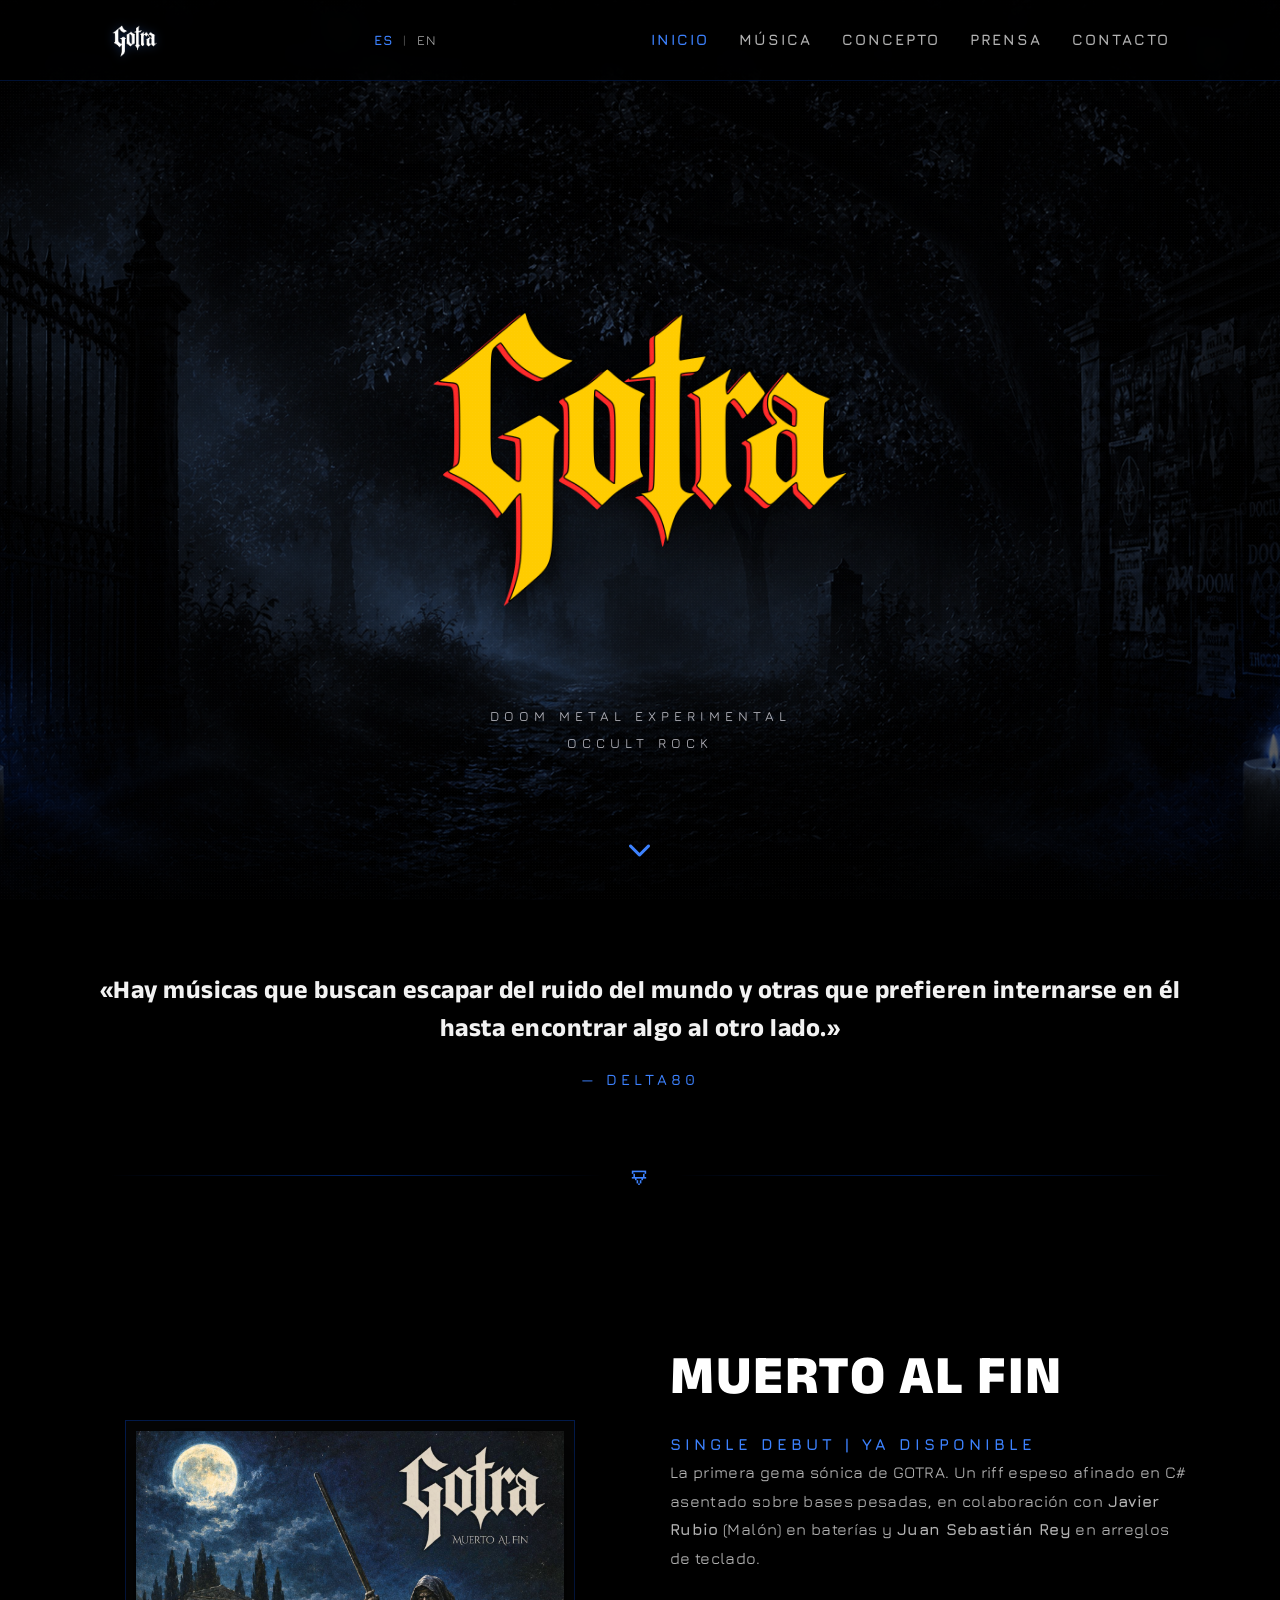
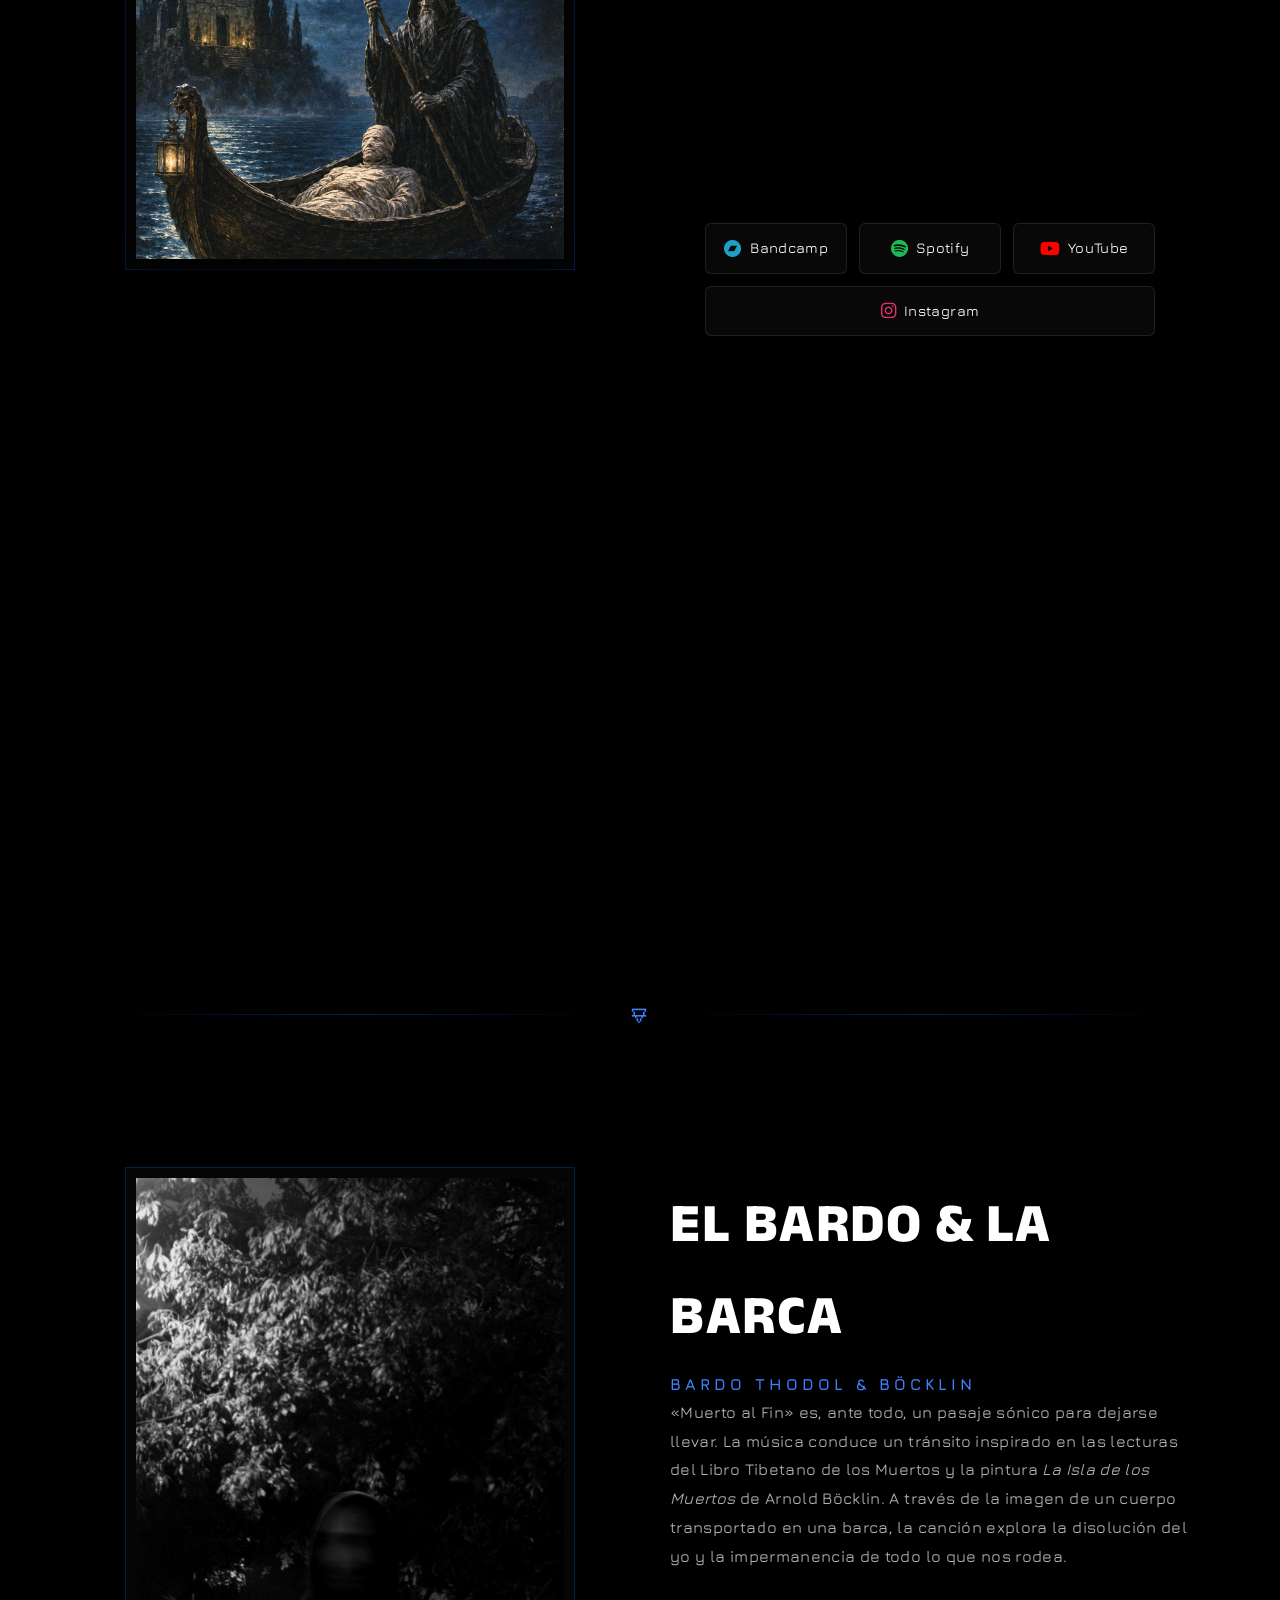
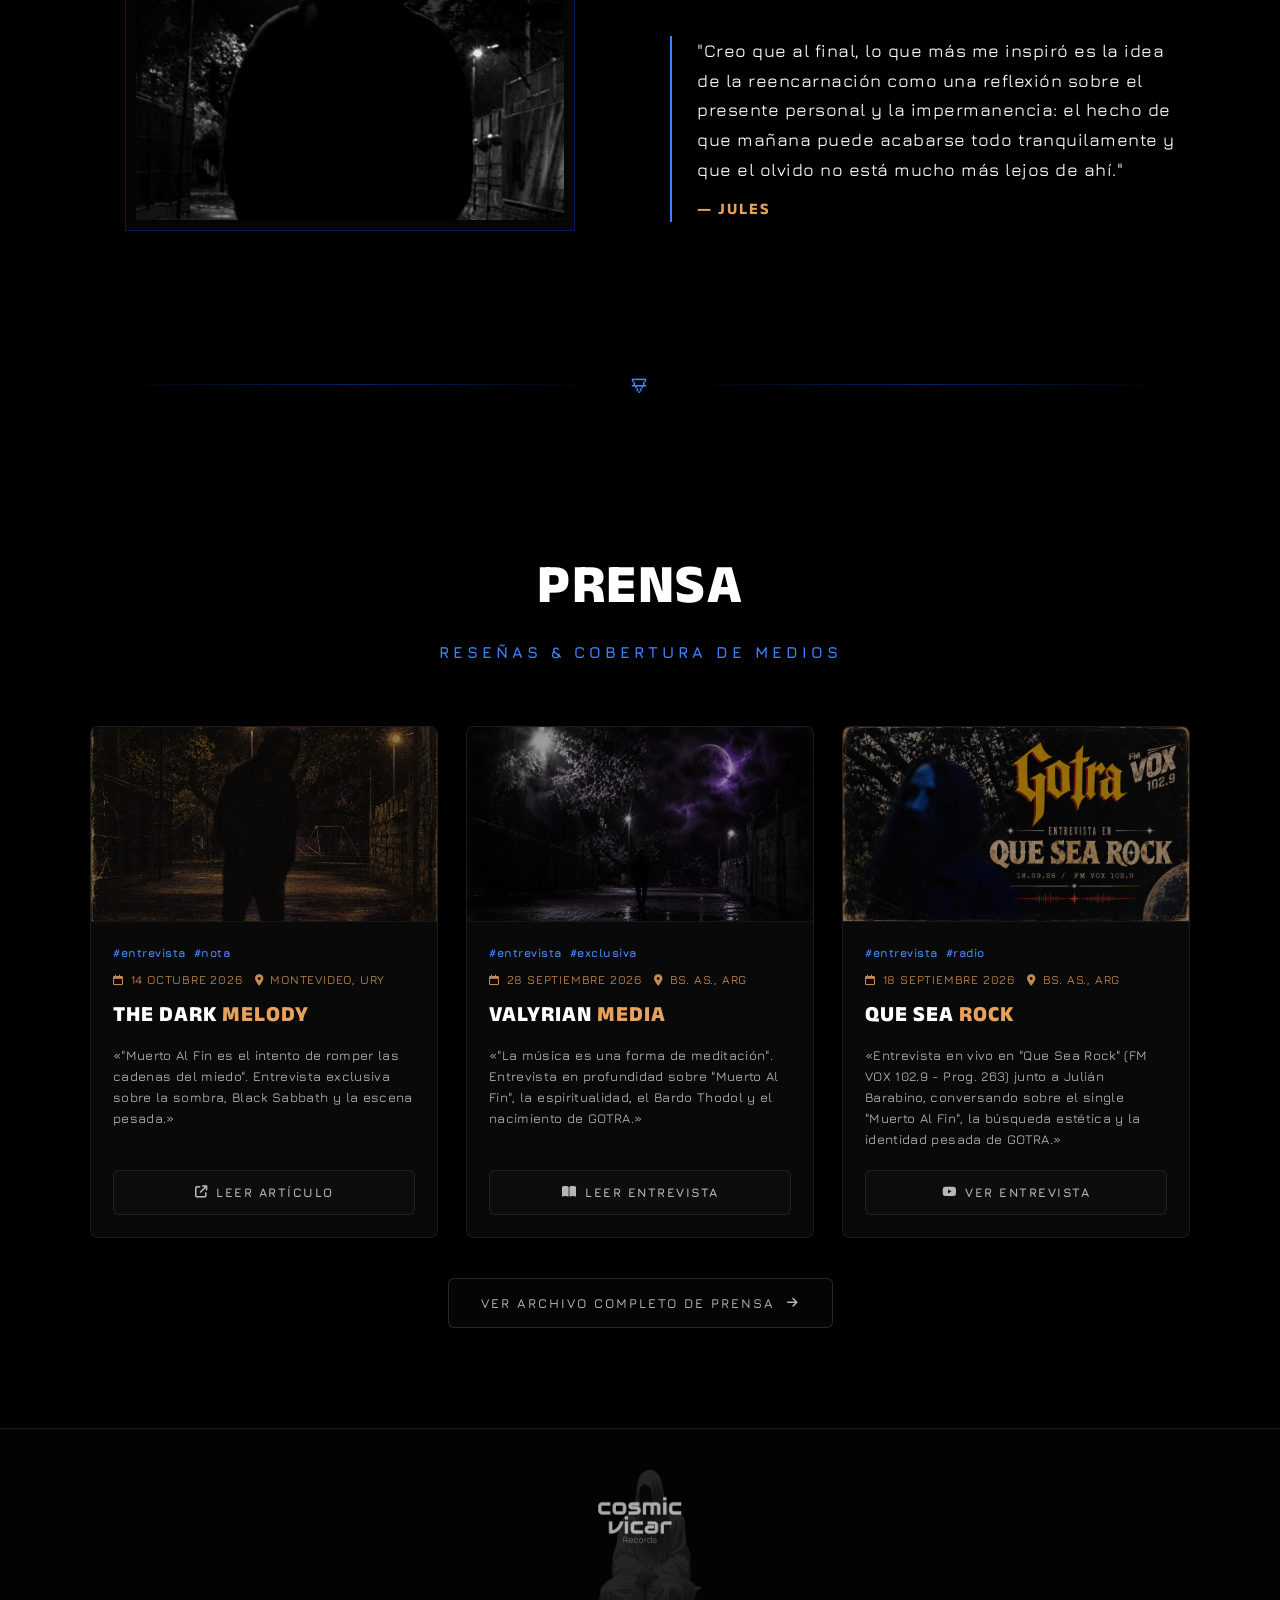
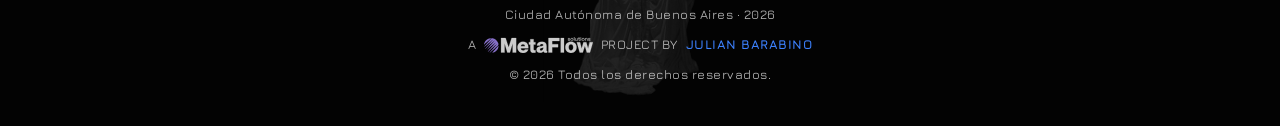
<file: index.html>
<!DOCTYPE html>
<html lang="es">

<head>
    <meta charset="UTF-8">
    <meta name="viewport" content="width=device-width, initial-scale=1.0, maximum-scale=5.0, user-scalable=1">
    <meta name="description"
        content="Sitio oficial de GOTRA. Proyecto de metal psicodélico & doom metal de Buenos Aires. Escuchá el single debut 'Muerto Al Fin' producido junto a Javier Rubio en batería.">
    <link rel="canonical" href="https://gotra.musica.ar/">

    <!-- Open Graph / Facebook / WhatsApp -->
    <meta property="og:type" content="website">
    <meta property="og:url" content="https://gotra.musica.ar/">
    <meta property="og:title" content="GOTRA | Metal Psicodélico & Doom | Sitio Oficial">
    <meta property="og:description" content="Sitio oficial de GOTRA. Proyecto de metal psicodélico & doom metal de Buenos Aires. Escuchá el single debut 'Muerto Al Fin' producido junto a Javier Rubio en batería.">
    <meta property="og:image" content="https://gotra.musica.ar/assets/instagram_perfil_rojo_amarillo.png">
    <meta property="og:image:alt" content="GOTRA - Metal Psicodélico & Doom">

    <!-- Twitter -->
    <meta property="twitter:card" content="summary_large_image">
    <meta property="twitter:url" content="https://gotra.musica.ar/">
    <meta property="twitter:title" content="GOTRA | Metal Psicodélico & Doom | Sitio Oficial">
    <meta property="twitter:description" content="Sitio oficial de GOTRA. Proyecto de metal psicodélico & doom metal de Buenos Aires. Escuchá el single debut 'Muerto Al Fin' producido junto a Javier Rubio en batería.">
    <meta property="twitter:image" content="https://gotra.musica.ar/assets/instagram_perfil_rojo_amarillo.png">

    <title>GOTRA | Metal Psicodélico & Doom | Sitio Oficial</title>

    <!-- Typography: Anek Latin (Headlines) & Jura (Body) -->
    <link rel="preconnect" href="https://fonts.googleapis.com">
    <link rel="preconnect" href="https://fonts.gstatic.com" crossorigin>
    <link href="https://fonts.googleapis.com/css2?family=Anek+Latin:wght@500;600;700;800&family=Jura:wght@400;500;600;700&display=swap" rel="stylesheet">

    <!-- FontAwesome for Icons -->
    <link rel="stylesheet" href="https://cdnjs.cloudflare.com/ajax/libs/font-awesome/6.4.0/css/all.min.css">

    <!-- Favicon -->
    <link rel="icon" type="image/png" sizes="96x96" href="assets/favicon/favicon-96x96.png" />
    <link rel="icon" type="image/x-icon" href="assets/favicon/favicon.ico" />
    <link rel="apple-touch-icon" sizes="180x180" href="assets/favicon/apple-touch-icon.png" />
    <link rel="manifest" href="assets/favicon/site.webmanifest" />

    <!-- Schema.org Structured Data (GOTRA / Julian Barabino / Metaflow Graph) -->
    <script type="application/ld+json">
    {
      "@context": "https://schema.org",
      "@graph": [
        {
          "@type": "MusicGroup",
          "@id": "https://gotra.musica.ar/#band",
          "name": "GOTRA",
          "url": "https://gotra.musica.ar/",
          "image": "https://gotra.musica.ar/assets/artwork.jpg",
          "genre": ["Doom Metal", "Experimental Metal", "Occult Rock", "Metal Psicodélico"],
          "description": "Sitio oficial de GOTRA - Metal psicodélico & doom metal de Buenos Aires. Escuchá el single debut 'Muerto Al Fin'.",
          "foundingLocation": {
            "@type": "Place",
            "name": "Ciudad Autónoma de Buenos Aires, Argentina"
          },
          "founder": {
            "@id": "http://julianbarabino.com.ar/#person"
          },
          "member": [
            {
              "@id": "http://julianbarabino.com.ar/#person"
            }
          ],
          "track": [
            {
              "@type": "MusicRecording",
              "name": "Muerto Al Fin",
              "url": "https://open.spotify.com/intl-es/track/2UCOZDUgg4SRNSMDpCtQ9O",
              "byArtist": {
                "@id": "https://gotra.musica.ar/#band"
              },
              "composer": {
                "@id": "http://julianbarabino.com.ar/#person"
              },
              "producer": {
                "@id": "http://julianbarabino.com.ar/#person"
              },
              "inAlbum": {
                "@type": "MusicSingle",
                "name": "Muerto Al Fin"
              }
            }
          ],
          "creator": {
            "@type": "Organization",
            "@id": "http://metaflow.com.ar/#organization",
            "name": "Metaflow",
            "url": "http://metaflow.com.ar/"
          },
          "sameAs": [
            "https://instagram.com/gotra.music",
            "https://gotramusic.bandcamp.com"
          ]
        },
        {
          "@type": "Person",
          "@id": "http://julianbarabino.com.ar/#person",
          "name": "Julián Barabino",
          "jobTitle": ["Creador", "Músico", "Compositor", "Guitarrista", "Cantante", "Intérprete", "Productor Musical"],
          "description": "Creador, compositor, vocalista, guitarrista, intérprete y productor del proyecto de metal GOTRA.",
          "url": "http://julianbarabino.com.ar",
          "sameAs": [
            "https://instagram.com/julesbarabino",
            "https://juleswineheart.musica.ar/"
          ]
        }
      ]
    }
    </script>

    <!-- Custom CSS -->
    <link rel="stylesheet" href="index.css?v=13">
</head>

<body class="theme-colour-purple">

    <!-- Analog Noise Overlay -->
    <div class="analog-noise"></div>

    <!-- Navigation Header -->
    <header class="main-header">
        <div class="header-container">
            <a href="#" class="logo" id="nav-logo"><img src="assets/gotra_logo_blanco_sombra_negra.png" alt="GOTRA" class="nav-logo-img"></a>
            
            <div class="header-actions">
                <!-- Selector de Idiomas Desktop -->
                <div class="lang-switch-container desktop-lang-switch">
                    <button class="lang-btn active" data-lang="es" aria-label="Cambiar idioma a Español">ES</button>
                    <span class="lang-divider">|</span>
                    <button class="lang-btn" data-lang="en" aria-label="Switch language to English">EN</button>
                </div>

                <button class="menu-toggle" aria-label="Abrir menú" id="btn-menu-toggle">
                    <i class="fa-solid fa-bars"></i>
                </button>
            </div>

            <nav class="nav-menu" id="main-nav">
                <!-- Marca de agua de fondo (Monje) para el menú móvil -->
                <div class="menu-monk-bg"></div>

                <!-- Selector de Idiomas Menú Móvil -->
                <div class="lang-switch-container mob-lang-switch">
                    <button class="lang-btn active" data-lang="es" aria-label="Cambiar idioma a Español">ES</button>
                    <span class="lang-divider">|</span>
                    <button class="lang-btn" data-lang="en" aria-label="Switch language to English">EN</button>
                </div>

                <ul>
                    <li><a href="#inicio" id="link-inicio" data-i18n="nav.home">Home</a></li>
                    <li><a href="#single" id="link-single" data-i18n="nav.music">Music</a></li>
                    <li><a href="#concepto" id="link-concepto" data-i18n="nav.concept">Concept</a></li>
                    <li><a href="#prensa" id="link-prensa" data-i18n="nav.press">Press</a></li>
                    <li><a href="contacto.html" id="link-contacto" data-i18n="nav.contact">Contact</a></li>
                </ul>

                <!-- Redes Sociales Menú Móvil -->
                <div class="mob-socials">
                    <a href="https://gotramusic.bandcamp.com/track/muerto-al-fin" target="_blank" rel="noopener noreferrer" aria-label="Bandcamp"><i class="fa-brands fa-bandcamp"></i></a>
                    <a href="https://instagram.com/gotra.music" target="_blank" rel="noopener noreferrer" aria-label="Instagram"><i class="fa-brands fa-instagram"></i></a>
                </div>

                <div class="mobile-nav-footer">
                    <p class="mob-footer-line">© 2026 GOTRA · Cosmic Vicar Records</p>
                    <p class="mob-footer-line">A <a href="http://metaflow.com.ar" target="_blank" rel="noopener noreferrer">Metaflow</a> Project by <a href="http://julianbarabino.com.ar" target="_blank" rel="noopener noreferrer">Julian Barabino</a></p>
                </div>
            </nav>
        </div>
    </header>

    <!-- Main Content -->
    <main>

        <!-- Hero Section with Responsive Background (gotra_bg_alter) -->
        <section id="inicio" class="hero-section">
            <div class="hero-overlay"></div>
            <div class="hero-content">
                <h1 class="hero-title-logo fade-in" id="main-title">
                    <span class="sr-only">GOTRA - Doom Metal Experimental &amp; Rock Psicodélico</span>
                    <img src="assets/gotra_logo_rojo_amarillo.png" alt="GOTRA - Metal Psicodélico & Doom" class="hero-logo-img" data-i18n-alt="hero.logoAlt">
                </h1>
                <p class="hero-subtitle fade-in" data-i18n-html="hero.subtitle">
                    <span>Doom Metal Experimental</span>
                    <span>Occult Rock</span>
                </p>
            </div>
            <div class="scroll-indicator">
                <i class="fa-solid fa-chevron-down animate-scroll-nudge"></i>
            </div>
        </section>

        <!-- Quote Banner Section (Delta80 Press Highlight) -->
        <section class="hero-quote-section fade-in">
            <div class="container hero-quote-container">
                <p class="hero-quote-text" data-i18n="quoteBanner.text">
                    «Hay músicas que buscan escapar del ruido del mundo y otras que prefieren internarse en él hasta encontrar algo al otro lado.»
                </p>
                <cite class="hero-quote-author">
                    — <span data-i18n="quoteBanner.source">Delta80</span>
                </cite>
            </div>
        </section>

        <!-- Diamond Separator 1 -->
        <div class="diamond-separator">
            <div class="diamond-line"></div>
            <div class="diamond-icon">🜃</div>
            <div class="diamond-line"></div>
        </div>

        <!-- Single Feature Section (Text & Artwork layout) -->
        <section id="single" class="section single-section">
            <div class="container">
                <div class="section-grid">
                    <div class="grid-image-column">
                        <div class="img-frame artwork-frame-single">
                            <img src="assets/artwork.jpg" alt="Arte de Tapa - Muerto Al Fin" class="lazy-img"
                                id="img-artwork-single" loading="lazy" width="600" height="600">
                        </div>
                    </div>

                    <div class="grid-text-column">
                        <h2 class="section-title text-left" data-i18n="single.title">Muerto Al Fin</h2>
                        <p class="section-subtitle" data-i18n="single.subtitle">Single Debut | Ya Disponible</p>

                        <p class="typewriter-text text-description" data-i18n-html="single.desc">
                            La primera gema sónica de GOTRA. Un riff espeso afinado en C# asentado sobre bases pesadas,
                            en colaboración con <strong>Javier Rubio</strong> (Malón) en baterías y <strong>Juan
                                Sebastián Rey</strong> en arreglos de teclado.
                        </p>

                        <!-- Spotify Embedded Player -->
                        <div class="spotify-embed-container">
                            <iframe style="border-radius:12px" src="https://open.spotify.com/embed/track/2UCOZDUgg4SRNSMDpCtQ9O?utm_source=generator&theme=0" width="100%" height="152" frameBorder="0" allowfullscreen="" allow="autoplay; clipboard-write; encrypted-media; fullscreen; picture-in-picture" loading="lazy"></iframe>
                        </div>

                        <!-- Streaming Platform Links -->
                        <div class="streaming-platforms">
                            <a href="https://gotramusic.bandcamp.com/track/muerto-al-fin" target="_blank" rel="noopener noreferrer" class="platform-link bandcamp" aria-label="Escuchar en Bandcamp" data-i18n-aria="single.bandcampAria">
                                <i class="fa-brands fa-bandcamp"></i> <span data-i18n="single.listenBandcamp">Bandcamp</span>
                            </a>
                            <a href="https://open.spotify.com/intl-es/track/2UCOZDUgg4SRNSMDpCtQ9O?si=fb5a109384c24230" target="_blank" rel="noopener noreferrer" class="platform-link spotify" aria-label="Escuchar en Spotify" data-i18n-aria="single.spotifyAria">
                                <i class="fa-brands fa-spotify"></i> <span data-i18n="single.listenSpotify">Spotify</span>
                            </a>
                            <a href="https://music.youtube.com/watch?v=FOZX-vjR3Bw&si=p5SGib8PUA7EEjrf" target="_blank" rel="noopener noreferrer" class="platform-link youtube" aria-label="Escuchar en YouTube" data-i18n-aria="single.youtubeAria">
                                <i class="fa-brands fa-youtube"></i> <span data-i18n="single.listenYoutube">YouTube</span>
                            </a>
                            <a href="https://instagram.com/gotra.music" target="_blank" rel="noopener noreferrer" class="platform-link instagram" id="btn-instagram-follow" aria-label="Seguir en Instagram">
                                <i class="fa-brands fa-instagram"></i> <span>Instagram</span>
                            </a>
                        </div>
                    </div>
                </div>
            </div>
        </section>

        <!-- Mid-Page Visual Banner (IMG_5992) -->
        <section class="visual-banner" style="background-image: url('assets/img_5992.jpg');">
            <div class="banner-overlay"></div>
        </section>

        <!-- Diamond Separator 2 -->
        <div class="diamond-separator">
            <div class="diamond-line"></div>
            <div class="diamond-icon">🜃</div>
            <div class="diamond-line"></div>
        </div>

        <!-- Concept Section (Text & Image layout, featuring IMG_6014) -->
        <section id="concepto" class="section concept-section">
            <div class="container">
                <div class="section-grid invert-mobile">
                    <div class="grid-image-column">
                        <div class="img-frame">
                            <img src="assets/img_6014.jpg" alt="GOTRA - Sesión de Fotos" class="lazy-img"
                                id="img-band-2" loading="lazy" width="800" height="1200">
                        </div>
                    </div>

                    <div class="grid-text-column">
                        <h2 class="section-title text-left" data-i18n="concept.title">El Bardo & La Barca</h2>
                        <p class="section-subtitle" data-i18n="concept.subtitle">Bardo Thodol & Böcklin</p>

                        <p class="typewriter-text text-description" data-i18n-html="concept.desc">
                            «Muerto al Fin» es, ante todo, un pasaje sónico para dejarse llevar. La música conduce un tránsito inspirado en las lecturas del Libro Tibetano de los Muertos y la pintura <em>La Isla de los Muertos</em> de Arnold Böcklin. A través de la imagen de un cuerpo transportado en una barca, la canción explora la disolución del yo y la impermanencia de todo lo que nos rodea.
                        </p>

                        <div class="artist-quote">
                            <blockquote data-i18n="concept.quote">
                                "Creo que al final, lo que más me inspiró es la idea de la reencarnación como una reflexión sobre el presente personal y la impermanencia: el hecho de que mañana puede acabarse todo tranquilamente y que el olvido no está mucho más lejos de ahí."
                            </blockquote>
                            <cite data-i18n="concept.author">— Jules</cite>
                        </div>
                    </div>
                </div>
            </div>
        </section>

        <!-- Diamond Separator 3 -->
        <div class="diamond-separator">
            <div class="diamond-line"></div>
            <div class="diamond-icon">🜃</div>
            <div class="diamond-line"></div>
        </div>

        <!-- Press Section (Reseñas & Notas en Carrusel) -->
        <section id="prensa" class="section press-section">
            <div class="container">
                <div class="section-header">
                    <h2 class="section-title" data-i18n="press.title">Prensa</h2>
                    <p class="section-subtitle" data-i18n="press.subtitle">Reseñas & Cobertura de Medios</p>
                </div>

                <!-- Teaser de Prensa: 3 Coberturas Insignia -->
                <div class="press-teaser-grid">
                    <!-- Ficha 1: The Dark Melody (Uruguay / Internacional) -->
                    <article class="press-archive-card">
                        <div class="press-card-image">
                            <img src="assets/gotra_thedarkmelody.jpg" alt="GOTRA - Entrevista en The Dark Melody con Julián Barabino" loading="lazy" width="600" height="900">
                        </div>
                        <div class="press-card-content">
                            <div class="press-card-hashtags">
                                <span class="press-hashtag">#entrevista</span>
                                <span class="press-hashtag">#nota</span>
                            </div>
                            <div class="press-card-meta">
                                <span><i class="fa-regular fa-calendar"></i> 14 Octubre 2026</span>
                                <span><i class="fa-solid fa-location-dot"></i> Montevideo, URY</span>
                            </div>
                            <h3 class="press-card-title">The Dark <span class="title-accent">Melody</span></h3>
                            <p class="press-card-desc" data-i18n="press.cardTheDarkMelodyDesc">«"Muerto Al Fin es el intento de romper las cadenas del miedo". Entrevista exclusiva sobre la sombra, Black Sabbath y la escena pesada.»</p>
                            <a href="https://thedarkmelody.com/%f0%9f%87%a6%f0%9f%87%b7gotra-muerto-al-fin-es-el-intento-de-romper-las-cadenas-del-miedo-entrevista%f0%9f%87%a6%f0%9f%87%b7/" target="_blank" rel="noopener noreferrer" class="btn-press">
                                <i class="fa-solid fa-arrow-up-right-from-square"></i> <span data-i18n="press.readArticle">Leer Artículo</span>
                            </a>
                        </div>
                    </article>

                    <!-- Ficha 2: Valyrian Media (Lectura Exclusiva Interna) -->
                    <article class="press-archive-card">
                        <div class="press-card-image">
                            <img src="assets/gotra_valyrian_media.webp" alt="GOTRA - Entrevista en Valyrian Media con Julián Barabino" loading="lazy" width="600" height="400">
                        </div>
                        <div class="press-card-content">
                            <div class="press-card-hashtags">
                                <span class="press-hashtag">#entrevista</span>
                                <span class="press-hashtag">#exclusiva</span>
                            </div>
                            <div class="press-card-meta">
                                <span><i class="fa-regular fa-calendar"></i> 28 Septiembre 2026</span>
                                <span><i class="fa-solid fa-location-dot"></i> Bs. As., ARG</span>
                            </div>
                            <h3 class="press-card-title">Valyrian <span class="title-accent">Media</span></h3>
                            <p class="press-card-desc" data-i18n="press.cardValyrianMediaDesc">«"La música es una forma de meditación". Entrevista en profundidad sobre "Muerto Al Fin", la espiritualidad, el Bardo Thodol y el nacimiento de GOTRA.»</p>
                            <a href="prensa/valyrian-media.html" class="btn-press">
                                <i class="fa-solid fa-book-open"></i> <span data-i18n="press.readFullInterview">Leer Entrevista</span>
                            </a>
                        </div>
                    </article>

                    <!-- Ficha 3: Que Sea Rock (FM VOX 102.9) -->
                    <article class="press-archive-card">
                        <div class="press-card-image">
                            <img src="assets/gotra_quesearock.png" alt="GOTRA - Entrevista en Que Sea Rock (FM VOX 102.9) con Julián Barabino" loading="lazy" width="600" height="338">
                        </div>
                        <div class="press-card-content">
                            <div class="press-card-hashtags">
                                <span class="press-hashtag">#entrevista</span>
                                <span class="press-hashtag">#radio</span>
                            </div>
                            <div class="press-card-meta">
                                <span><i class="fa-regular fa-calendar"></i> 18 Septiembre 2026</span>
                                <span><i class="fa-solid fa-location-dot"></i> Bs. As., ARG</span>
                            </div>
                            <h3 class="press-card-title">Que Sea <span class="title-accent">Rock</span></h3>
                            <p class="press-card-desc" data-i18n="press.cardQueSeaRockDesc">«Entrevista en vivo en "Que Sea Rock" (FM VOX 102.9 - Prog. 263) junto a Julián Barabino, conversando sobre el single "Muerto Al Fin", la búsqueda estética y la identidad pesada de GOTRA.»</p>
                            <a href="https://www.youtube.com/live/chlxFoEMeHo" target="_blank" rel="noopener noreferrer" class="btn-press">
                                <i class="fa-brands fa-youtube"></i> <span data-i18n="press.watchInterview">Ver Entrevista</span>
                            </a>
                        </div>
                    </article>
                </div>

                <!-- CTA hacia Archivo Completo de Prensa -->
                <div class="press-teaser-cta">
                    <a href="prensa.html" class="btn-press-archive" id="btn-view-all-press">
                        <span data-i18n="pressArchive.viewFullArchive">Ver Archivo Completo de Prensa</span>
                        <i class="fa-solid fa-arrow-right"></i>
                    </a>
                </div>
            </div>
        </section>

    </main>

    <!-- Footer -->
    <footer class="main-footer">
        <!-- Marca de agua de fondo (Monje) -->
        <div class="footer-monk-bg"></div>

        <div class="container label-logo-container">
            <img src="assets/cvr_logo.png" alt="Cosmic Vicar Records" class="label-logo-img" loading="lazy" width="200" height="80">
        </div>
        <div class="container footer-content">
            <span class="footer-left" data-i18n="footer.location">Ciudad Autónoma de Buenos Aires · 2026</span>
            <span class="footer-center">
                A
                <a href="https://metaflow.com.ar" target="_blank" rel="noopener noreferrer" class="metaflow-logo-link" title="MetaFlow Solutions">
                    <img src="assets/metaflow-logo.svg" alt="MetaFlow Solutions" class="metaflow-logo-img" loading="lazy" width="108" height="16">
                </a>
                PROJECT BY
                <a href="https://julianbarabino.com.ar" target="_blank" rel="noopener noreferrer" class="blue-link">JULIAN BARABINO</a>
            </span>
            <span class="footer-right" data-i18n="footer.rights">© 2026 Todos los derechos reservados.</span>
        </div>
    </footer>

    <!-- Scripts -->
    <script src="translations.js?v=15"></script>
    <script src="app.js?v=15"></script>
</body>

</html>
</file>
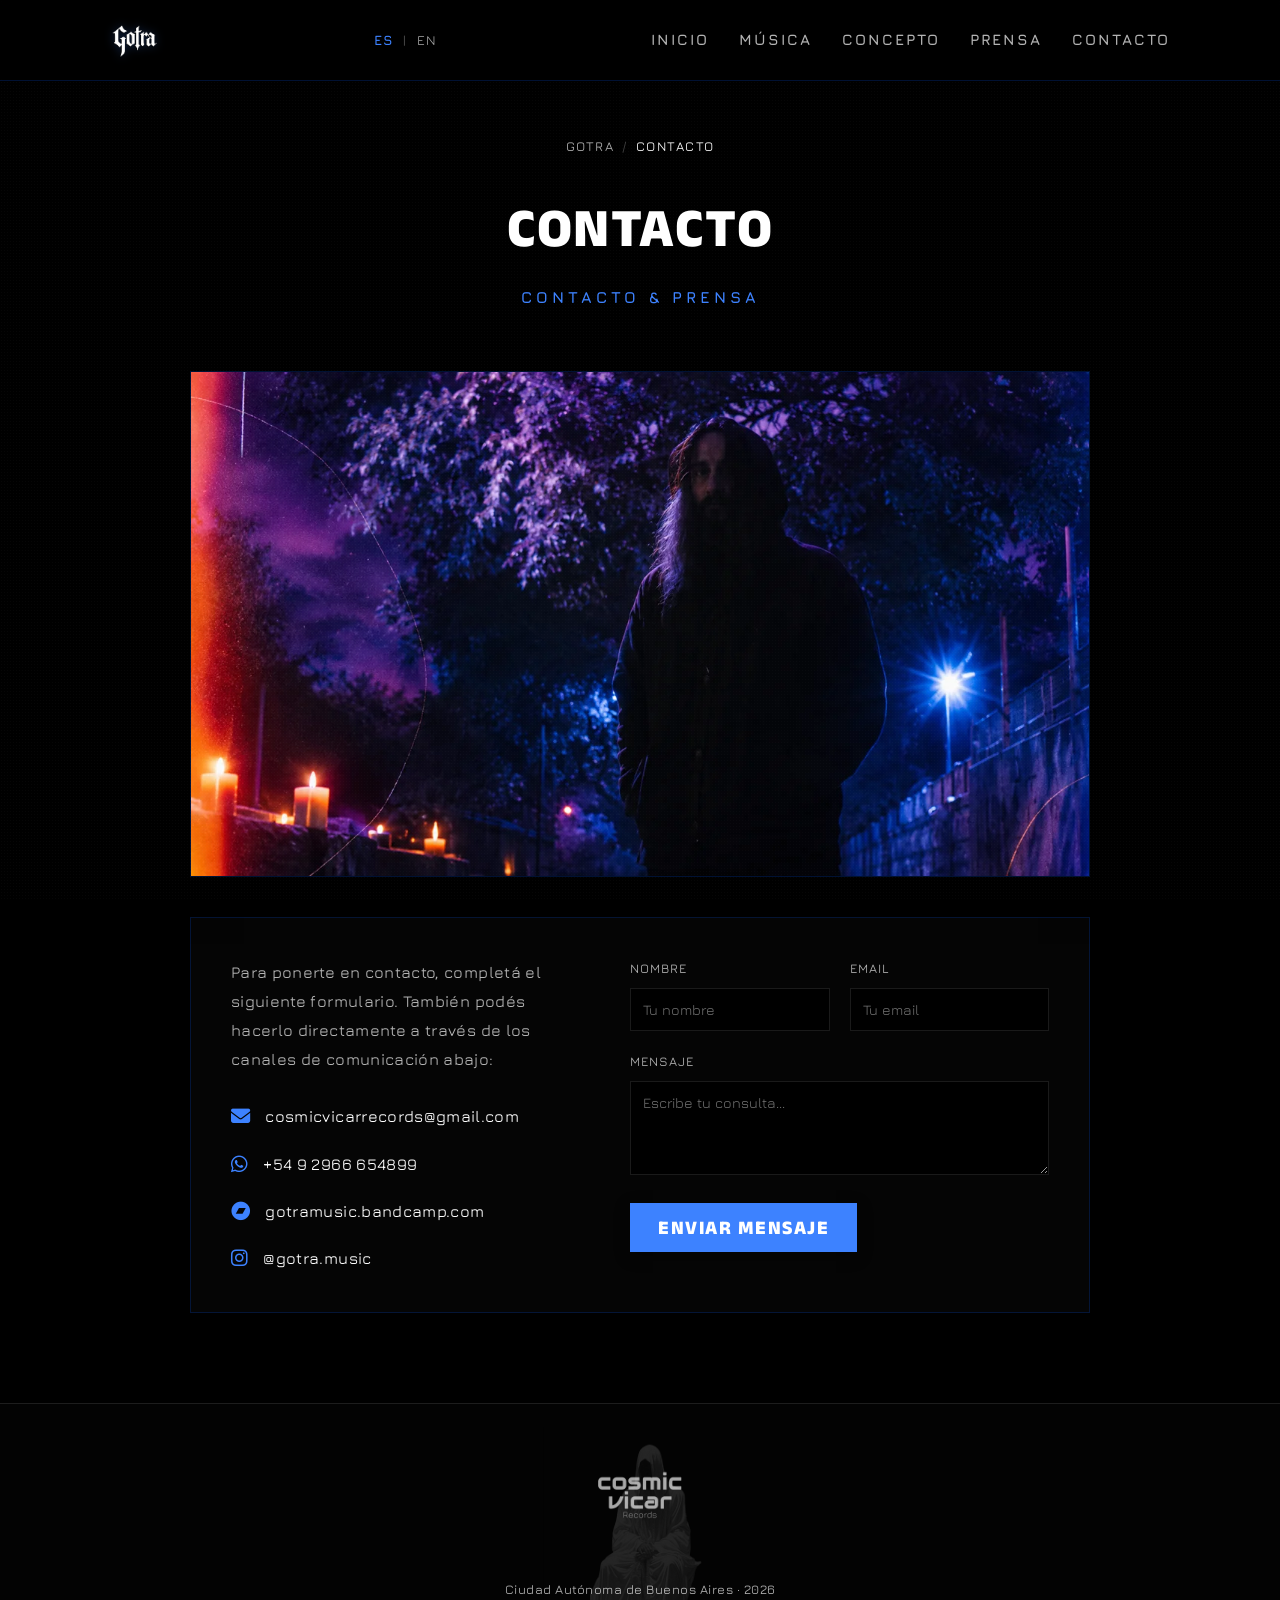
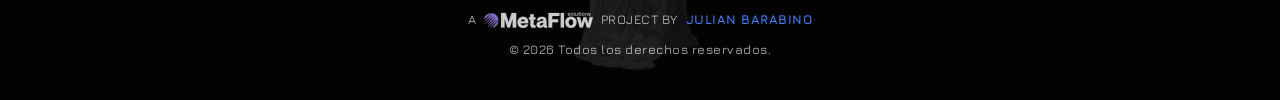
<file: contacto.html>
<!DOCTYPE html>
<html lang="es">

<head>
    <meta charset="UTF-8">
    <meta name="viewport" content="width=device-width, initial-scale=1.0, maximum-scale=5.0, user-scalable=1">
    <title>Contacto & Prensa | GOTRA - Sitio Oficial</title>
    <meta name="description"
        content="Contacto oficial y prensa de GOTRA / Cosmic Vicar Records. Canales de comunicación directa, contrataciones, entrevistas y formulario de mensajes.">
    <link rel="canonical" href="https://gotra.musica.ar/contacto.html">

    <!-- Open Graph / Facebook / WhatsApp -->
    <meta property="og:type" content="website">
    <meta property="og:url" content="https://gotra.musica.ar/contacto.html">
    <meta property="og:title" content="Contacto & Prensa | GOTRA">
    <meta property="og:description"
        content="Ponete en contacto con GOTRA y Cosmic Vicar Records para prensa, contrataciones o consultas.">
    <meta property="og:image" content="https://gotra.musica.ar/assets/instagram_perfil_rojo_amarillo.png">
    <meta property="og:image:width" content="1200">
    <meta property="og:image:height" content="630">

    <!-- Twitter Card -->
    <meta property="twitter:card" content="summary_large_image">
    <meta property="twitter:url" content="https://gotra.musica.ar/contacto.html">
    <meta property="twitter:title" content="Contacto & Prensa | GOTRA">
    <meta property="twitter:description"
        content="Ponete en contacto con GOTRA y Cosmic Vicar Records para prensa, contrataciones o consultas.">
    <meta property="twitter:image" content="https://gotra.musica.ar/assets/instagram_perfil_rojo_amarillo.png">

    <!-- Typography: Anek Latin (Headlines) & Jura (Body) -->
    <link rel="preconnect" href="https://fonts.googleapis.com">
    <link rel="preconnect" href="https://fonts.gstatic.com" crossorigin>
    <link href="https://fonts.googleapis.com/css2?family=Anek+Latin:wght@500;600;700;800&family=Jura:wght@400;500;600;700&display=swap" rel="stylesheet">

    <!-- FontAwesome for Icons -->
    <link rel="stylesheet" href="https://cdnjs.cloudflare.com/ajax/libs/font-awesome/6.4.0/css/all.min.css">

    <!-- Favicon -->
    <link rel="icon" type="image/png" sizes="96x96" href="assets/favicon/favicon-96x96.png" />
    <link rel="icon" type="image/x-icon" href="assets/favicon/favicon.ico" />
    <link rel="apple-touch-icon" sizes="180x180" href="assets/favicon/apple-touch-icon.png" />
    <link rel="manifest" href="assets/favicon/site.webmanifest" />

    <!-- Schema.org JSON-LD Structured Data -->
    <script type="application/ld+json">
    {
      "@context": "https://schema.org",
      "@type": "ContactPage",
      "name": "Contacto & Prensa - GOTRA",
      "url": "https://gotra.musica.ar/contacto.html",
      "description": "Página oficial de contacto y prensa de GOTRA y Cosmic Vicar Records.",
      "publisher": {
        "@type": "MusicGroup",
        "name": "GOTRA",
        "url": "https://gotra.musica.ar/"
      }
    }
    </script>

    <!-- Custom CSS -->
    <link rel="stylesheet" href="index.css?v=15">
    <style>
        .contact-page-main {
            padding-top: 135px;
            padding-bottom: 90px;
            padding-left: 20px;
            padding-right: 20px;
            min-height: 80vh;
        }

        .contact-page-main .container {
            max-width: 900px;
            margin: 0 auto;
            width: 100%;
        }

        .contact-breadcrumbs {
            display: flex;
            justify-content: center;
            align-items: center;
            text-align: center;
            gap: 8px;
            font-size: 0.82rem;
            color: var(--text-muted);
            margin-bottom: 24px;
            text-transform: uppercase;
            letter-spacing: 1.5px;
            font-family: var(--font-body);
        }

        .contact-breadcrumbs a {
            color: var(--text-muted);
            transition: var(--transition-smooth);
        }

        .contact-breadcrumbs a:hover {
            color: #528aff;
        }

        .contact-breadcrumbs .separator {
            color: rgba(255, 255, 255, 0.25);
        }

        .contact-breadcrumbs .current {
            color: var(--text-main);
        }

        .contact-hero-media {
            width: 100%;
            max-width: 100%;
            margin: 0 auto 40px auto;
            position: relative;
        }

        .contact-hero-media img {
            width: 100%;
            height: auto;
            aspect-ratio: 16 / 9;
            object-fit: cover;
            border: 1px solid rgba(0, 85, 255, 0.2);
            box-shadow: 0 15px 35px rgba(0, 0, 0, 0.85);
            display: block;
        }

        .contact-box-grid {
            width: 100%;
            max-width: 100%;
            box-sizing: border-box;
        }

        .nav-menu a.active {
            color: var(--primary) !important;
            text-shadow: 0 0 10px var(--primary-glow);
        }

        @media (max-width: 768px) {
            .contact-page-main {
                padding-top: 110px;
                padding-bottom: 60px;
                padding-left: 15px;
                padding-right: 15px;
            }

            .contact-breadcrumbs {
                font-size: 0.75rem;
                letter-spacing: 1px;
                margin-bottom: 20px;
            }

            .contact-hero-media {
                margin-bottom: 30px;
            }

            .contact-box-grid {
                grid-template-columns: 1fr;
                gap: 35px;
                padding: 28px 20px;
            }

            .form-row {
                grid-template-columns: 1fr;
                gap: 0;
            }
        }
    </style>
</head>

<body class="theme-colour-purple">

    <!-- Analog Noise Overlay -->
    <div class="analog-noise"></div>

    <!-- Ambient Subtle Glows -->
    <div class="ambient-glow ambient-glow-top"></div>
    <div class="ambient-glow ambient-glow-bottom"></div>

    <!-- Navigation Header -->
    <header class="main-header">
        <div class="header-container">
            <a href="index.html" class="logo" id="nav-logo" title="Volver a GOTRA Inicio">
                <img src="assets/gotra_logo_blanco_sombra_negra.png" alt="GOTRA" class="nav-logo-img">
            </a>

            <div class="header-actions">
                <!-- Selector de Idiomas Desktop -->
                <div class="lang-switch-container desktop-lang-switch">
                    <button class="lang-btn active" data-lang="es" aria-label="Cambiar idioma a Español">ES</button>
                    <span class="lang-divider">|</span>
                    <button class="lang-btn" data-lang="en" aria-label="Switch language to English">EN</button>
                </div>

                <button class="menu-toggle" aria-label="Abrir menú" id="btn-menu-toggle">
                    <i class="fa-solid fa-bars"></i>
                </button>
            </div>

            <nav class="nav-menu" id="main-nav">
                <!-- Marca de agua de fondo (Monje) para el menú móvil -->
                <div class="menu-monk-bg"></div>

                <!-- Selector de Idiomas Menú Móvil -->
                <div class="lang-switch-container mob-lang-switch">
                    <button class="lang-btn active" data-lang="es" aria-label="Cambiar idioma a Español">ES</button>
                    <span class="lang-divider">|</span>
                    <button class="lang-btn" data-lang="en" aria-label="Switch language to English">EN</button>
                </div>

                <ul>
                    <li><a href="index.html#inicio" id="link-inicio" data-i18n="nav.home">Home</a></li>
                    <li><a href="index.html#single" id="link-single" data-i18n="nav.music">Music</a></li>
                    <li><a href="index.html#concepto" id="link-concepto" data-i18n="nav.concept">Concept</a></li>
                    <li><a href="prensa.html" id="link-prensa" data-i18n="nav.press">Press</a></li>
                    <li><a href="contacto.html" id="link-contacto" class="active" data-i18n="nav.contact">Contact</a></li>
                </ul>

                <!-- Redes Sociales Menú Móvil -->
                <div class="mob-socials">
                    <a href="https://gotramusic.bandcamp.com/track/muerto-al-fin" target="_blank" rel="noopener noreferrer" aria-label="Bandcamp"><i class="fa-brands fa-bandcamp"></i></a>
                    <a href="https://instagram.com/gotra.music" target="_blank" rel="noopener noreferrer" aria-label="Instagram"><i class="fa-brands fa-instagram"></i></a>
                </div>

                <div class="mobile-nav-footer">
                    <p class="mob-footer-line">© 2026 GOTRA · Cosmic Vicar Records</p>
                    <p class="mob-footer-line">A <a href="http://metaflow.com.ar" target="_blank" rel="noopener noreferrer">Metaflow</a> Project by <a href="http://julianbarabino.com.ar" target="_blank" rel="noopener noreferrer">Julian Barabino</a></p>
                </div>
            </nav>
        </div>
    </header>

    <!-- Main Content -->
    <main class="contact-page-main">
        <div class="container">

            <!-- Breadcrumbs -->
            <nav class="contact-breadcrumbs" aria-label="Ruta de navegación">
                <a href="index.html">GOTRA</a>
                <span class="separator">/</span>
                <span class="current">Contacto</span>
            </nav>

            <div class="section-header">
                <h1 class="section-title" data-i18n="contact.title">Contacto</h1>
                <p class="section-subtitle" data-i18n="contact.subtitle">Contacto & Prensa</p>
            </div>

            <figure class="contact-hero-media">
                <img src="assets/gotra_guardianes_ciegos.webp" alt="GOTRA - Contacto & Prensa" width="1200" height="674" loading="eager">
            </figure>

            <div class="contact-box-grid">
                <div class="contact-details-box">
                    <p class="typewriter-text" data-i18n="contact.intro">
                        Para ponerte en contacto, completá el siguiente formulario. También podés hacerlo
                        directamente a través de los canales de comunicación abajo:
                    </p>
                    <ul class="contact-methods">
                        <li>
                            <i class="fa-solid fa-envelope"></i>
                            <a href="mailto:cosmicvicarrecords@gmail.com">cosmicvicarrecords@gmail.com</a>
                        </li>
                        <li>
                            <i class="fa-brands fa-whatsapp"></i>
                            <a href="https://wa.me/5492966654899" target="_blank" rel="noopener noreferrer">+54 9 2966 654899</a>
                        </li>
                        <li>
                            <i class="fa-brands fa-bandcamp"></i>
                            <a href="https://gotramusic.bandcamp.com/track/muerto-al-fin" target="_blank" rel="noopener noreferrer">gotramusic.bandcamp.com</a>
                        </li>
                        <li>
                            <i class="fa-brands fa-instagram"></i>
                            <a href="https://instagram.com/gotra.music" target="_blank" rel="noopener noreferrer">@gotra.music</a>
                        </li>
                    </ul>
                </div>

                <div class="contact-form-box">
                    <form id="contact-form" action="https://formspree.io/f/maqrlpnq" method="POST">
                        <div class="form-row">
                            <div class="form-group">
                                <label for="form-name" data-i18n="contact.nameLabel">Nombre</label>
                                <input type="text" id="form-name" name="nombre" required placeholder="Tu nombre" data-i18n-placeholder="contact.namePlaceholder">
                            </div>
                            <div class="form-group">
                                <label for="form-email" data-i18n="contact.emailLabel">Email</label>
                                <input type="email" id="form-email" name="email" required placeholder="Tu email" data-i18n-placeholder="contact.emailPlaceholder">
                            </div>
                        </div>
                        <div class="form-group">
                            <label for="form-message" data-i18n="contact.messageLabel">Mensaje</label>
                            <textarea id="form-message" name="mensaje" rows="4" required
                                placeholder="Escribe tu consulta..." data-i18n-placeholder="contact.messagePlaceholder"></textarea>
                        </div>
                        <button type="submit" class="btn btn-primary" id="btn-submit-contact" data-i18n="contact.submitBtn">Enviar
                            Mensaje</button>
                    </form>
                </div>
            </div>
        </div>
    </main>

    <!-- Footer -->
    <footer class="main-footer">
        <!-- Marca de agua de fondo (Monje) -->
        <div class="footer-monk-bg"></div>

        <div class="container label-logo-container">
            <img src="assets/cvr_logo.png" alt="Cosmic Vicar Records" class="label-logo-img" loading="lazy" width="200" height="80">
        </div>
        <div class="container footer-content">
            <span class="footer-left" data-i18n="footer.location">Ciudad Autónoma de Buenos Aires · 2026</span>
            <span class="footer-center">
                A
                <a href="https://metaflow.com.ar" target="_blank" rel="noopener noreferrer" class="metaflow-logo-link" title="MetaFlow Solutions">
                    <img src="assets/metaflow-logo.svg" alt="MetaFlow Solutions" class="metaflow-logo-img" loading="lazy" width="108" height="16">
                </a>
                PROJECT BY
                <a href="https://julianbarabino.com.ar" target="_blank" rel="noopener noreferrer" class="blue-link">JULIAN BARABINO</a>
            </span>
            <span class="footer-right" data-i18n="footer.rights">© 2026 Todos los derechos reservados.</span>
        </div>
    </footer>

    <!-- Scripts -->
    <script src="translations.js?v=15"></script>
    <script src="app.js?v=15"></script>
</body>

</html>
</file>
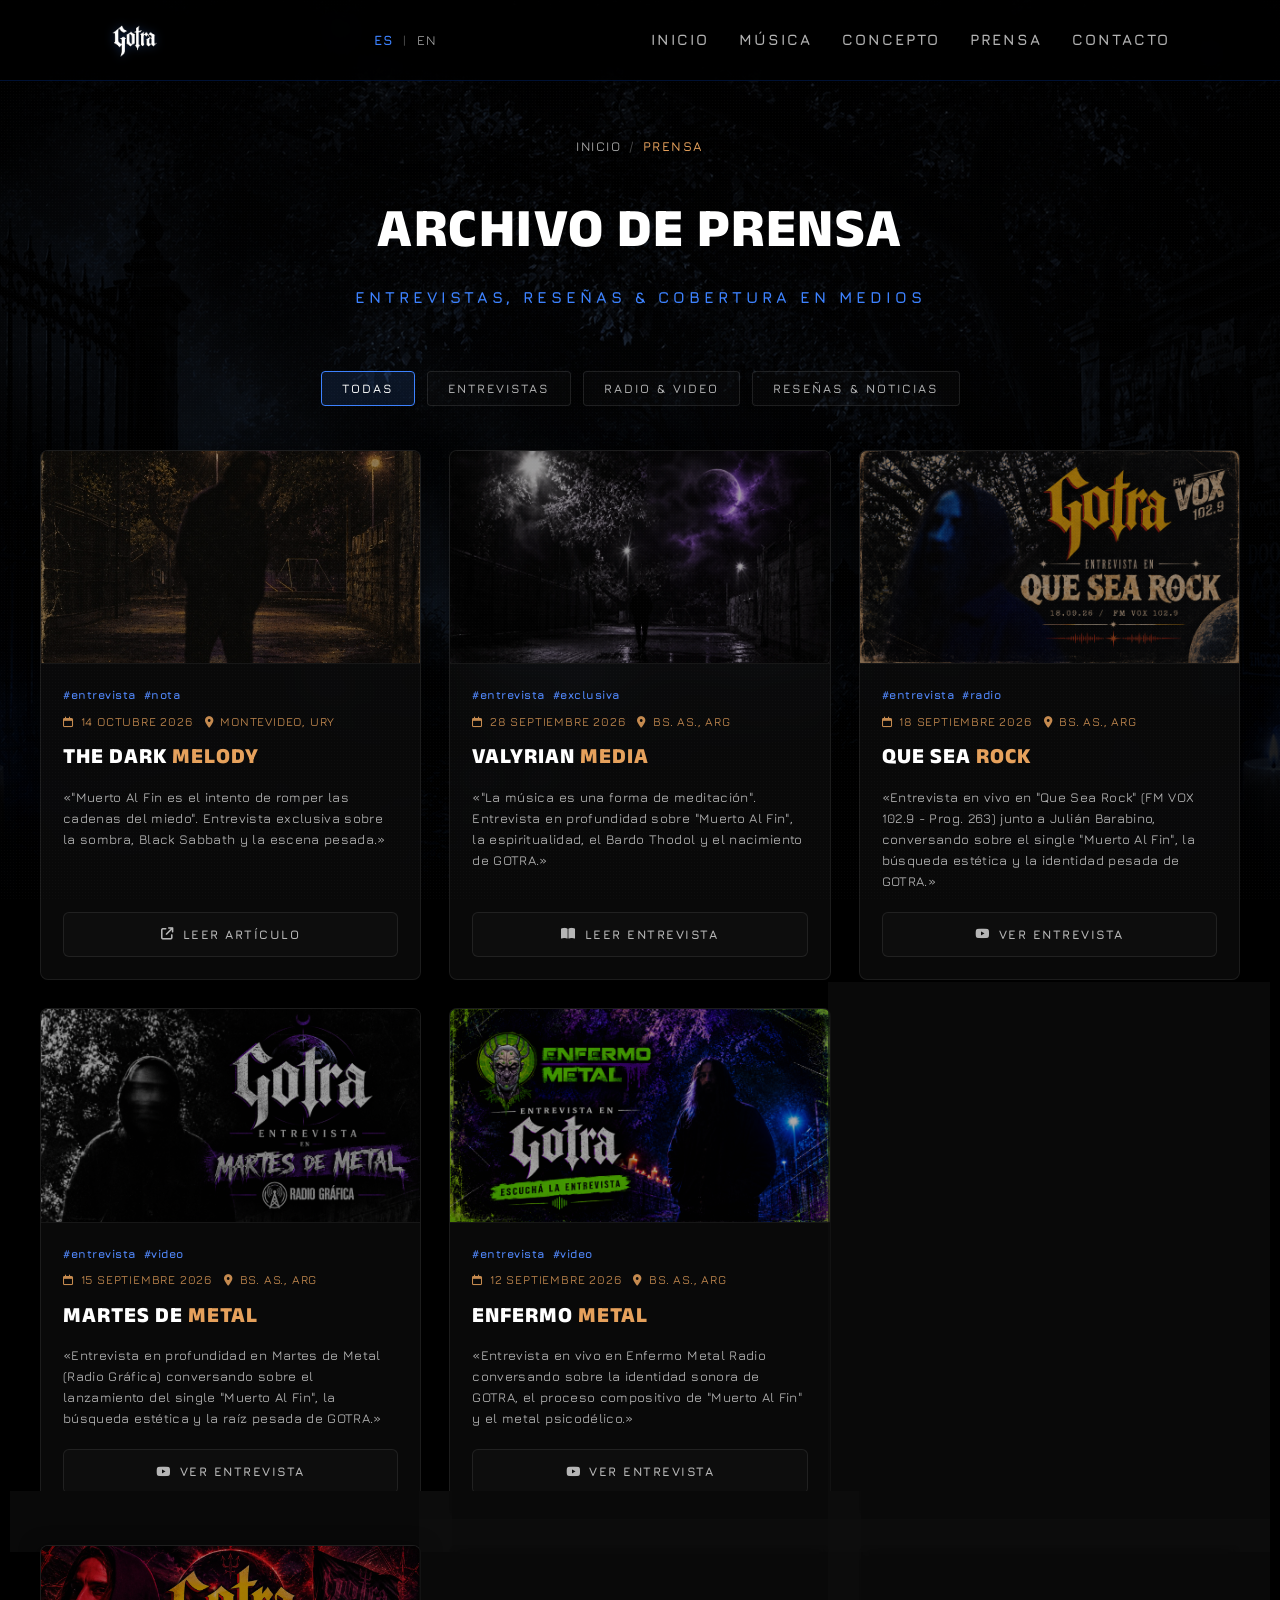
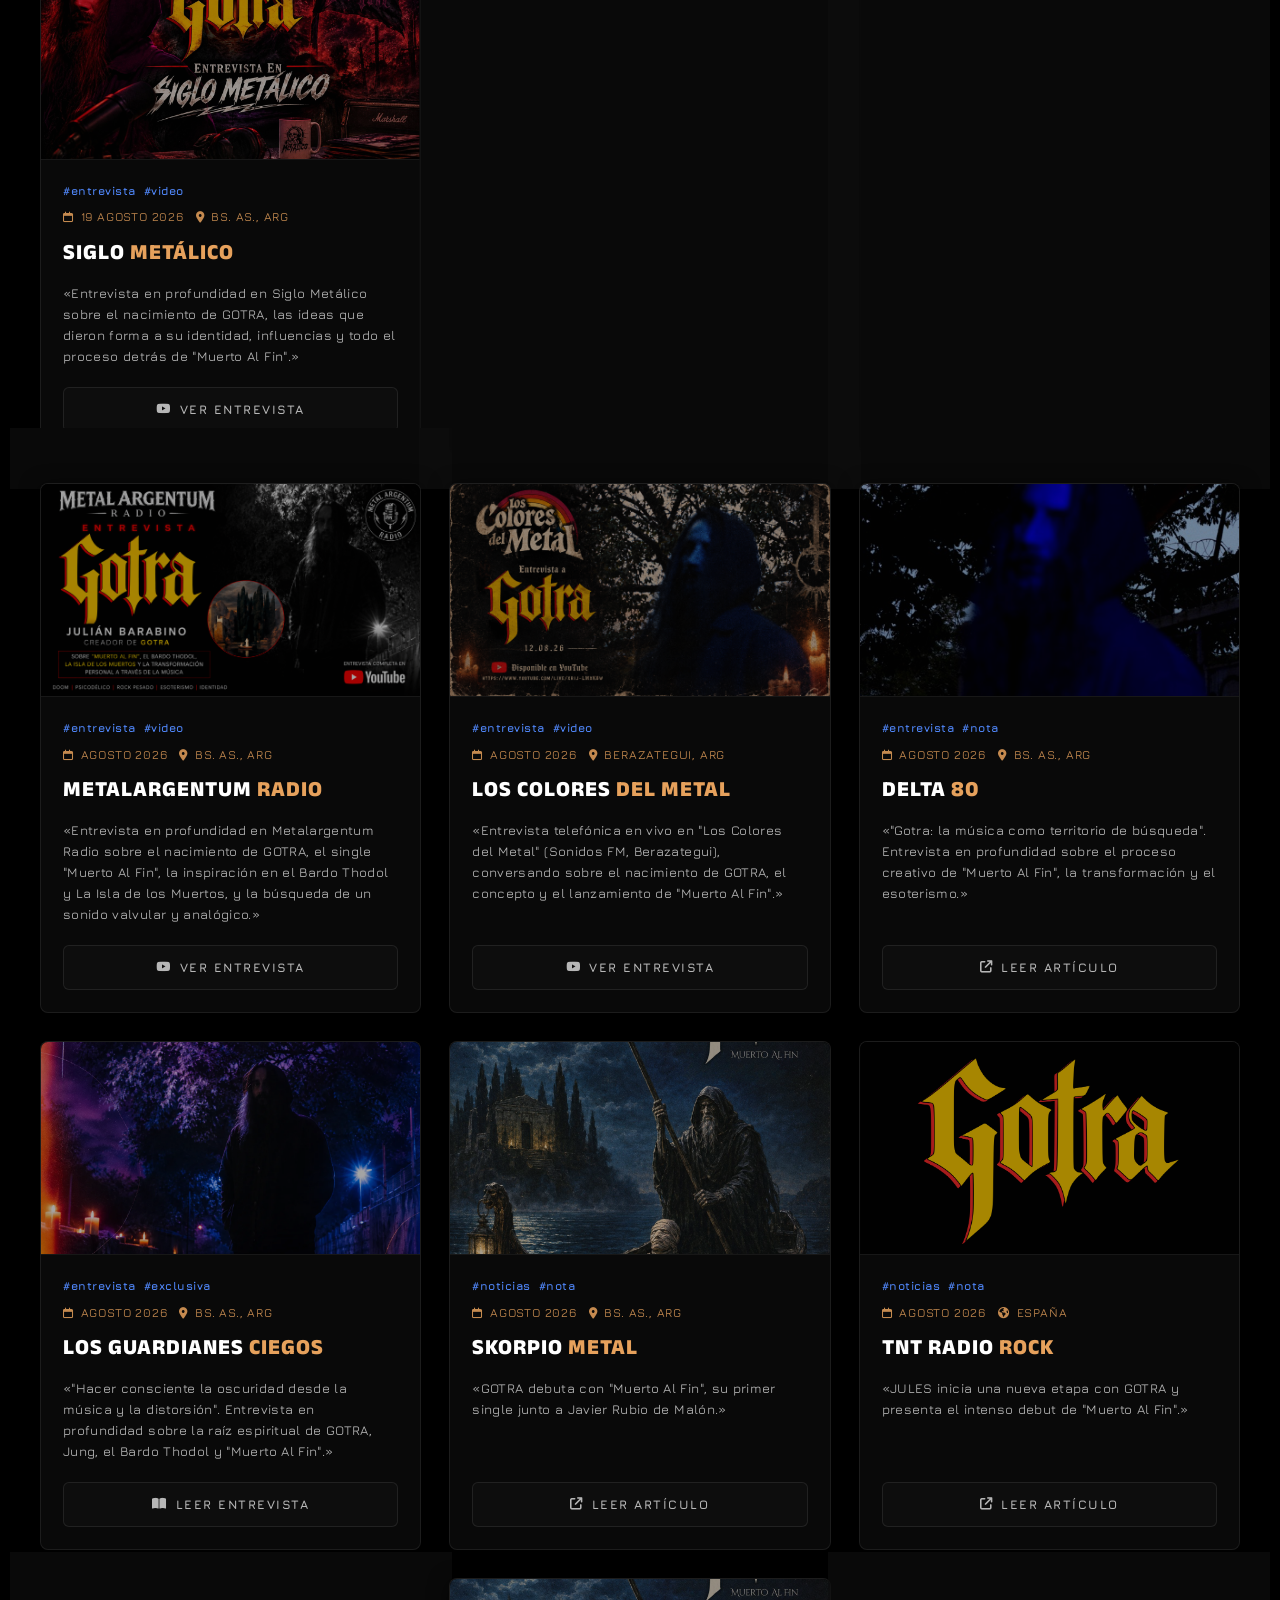
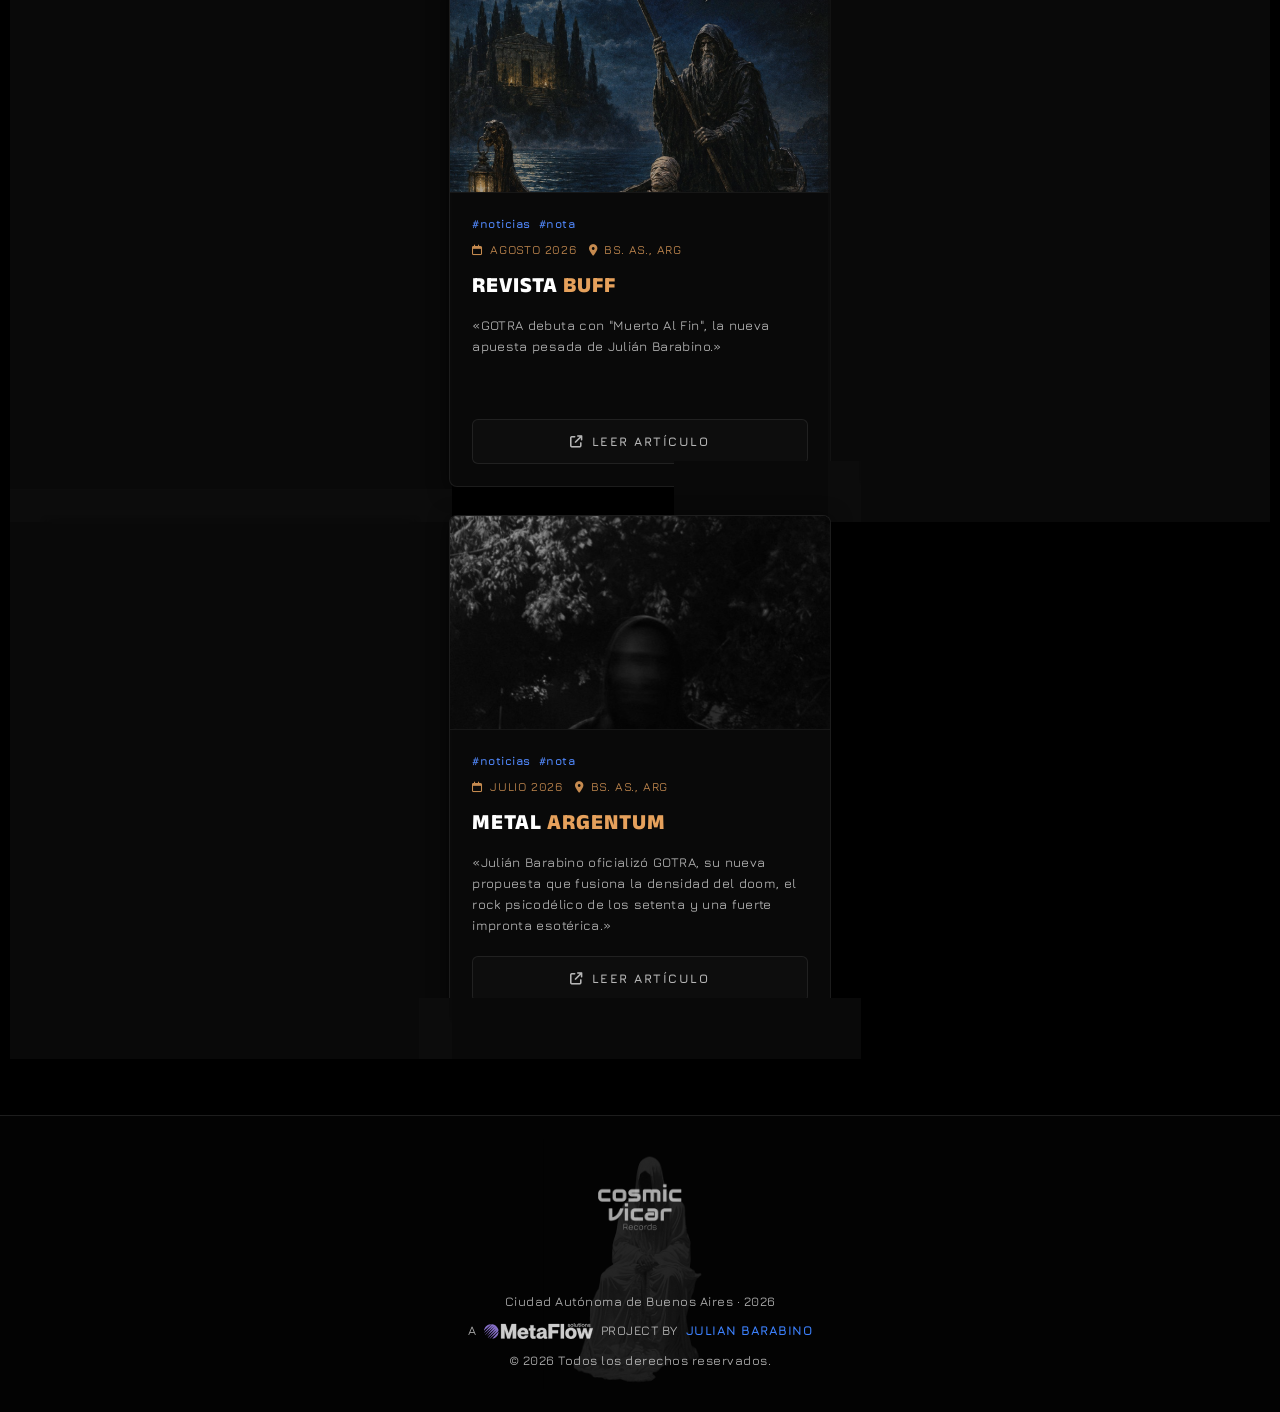
<file: prensa.html>
<!DOCTYPE html>
<html lang="es">

<head>
    <meta charset="UTF-8">
    <meta name="viewport" content="width=device-width, initial-scale=1.0, maximum-scale=5.0, user-scalable=1">
    <title>Prensa & Cobertura de Medios | GOTRA - Sitio Oficial</title>
    <meta name="description"
        content="Archivo oficial de prensa y cobertura de medios de GOTRA. Entrevistas en video, notas radiales, reseñas y artículos sobre el single debut 'Muerto Al Fin' de Julián Barabino.">
    <link rel="canonical" href="https://gotra.musica.ar/prensa.html">

    <!-- Open Graph / Facebook / WhatsApp -->
    <meta property="og:type" content="website">
    <meta property="og:url" content="https://gotra.musica.ar/prensa.html">
    <meta property="og:title" content="Prensa & Cobertura de Medios | GOTRA">
    <meta property="og:description"
        content="Explorá el archivo completo de más de 20 entrevistas, notas de radio y reseñas sobre el proyecto de doom metal psicodélico GOTRA.">
    <meta property="og:image" content="https://gotra.musica.ar/assets/gotra_valyrian_media.webp">
    <meta property="og:image:width" content="1200">
    <meta property="og:image:height" content="630">

    <!-- Twitter Card -->
    <meta property="twitter:card" content="summary_large_image">
    <meta property="twitter:url" content="https://gotra.musica.ar/prensa.html">
    <meta property="twitter:title" content="Prensa & Cobertura de Medios | GOTRA">
    <meta property="twitter:description"
        content="Explorá el archivo completo de más de 20 entrevistas, notas de radio y reseñas sobre el proyecto de doom metal psicodélico GOTRA.">
    <meta property="twitter:image" content="https://gotra.musica.ar/assets/gotra_valyrian_media.webp">

    <!-- Typography: Anek Latin (Headlines) & Jura (Body) -->
    <link rel="preconnect" href="https://fonts.googleapis.com">
    <link rel="preconnect" href="https://fonts.gstatic.com" crossorigin>
    <link href="https://fonts.googleapis.com/css2?family=Anek+Latin:wght@500;600;700;800&family=Jura:wght@400;500;600;700&display=swap" rel="stylesheet">

    <!-- FontAwesome for Icons -->
    <link rel="stylesheet" href="https://cdnjs.cloudflare.com/ajax/libs/font-awesome/6.4.0/css/all.min.css">

    <!-- Favicon -->
    <link rel="icon" type="image/png" sizes="96x96" href="assets/favicon/favicon-96x96.png" />
    <link rel="icon" type="image/x-icon" href="assets/favicon/favicon.ico" />
    <link rel="apple-touch-icon" sizes="180x180" href="assets/favicon/apple-touch-icon.png" />
    <link rel="manifest" href="assets/favicon/site.webmanifest" />

    <!-- Schema.org JSON-LD Structured Data -->
    <script type="application/ld+json">
    {
      "@context": "https://schema.org",
      "@type": "CollectionPage",
      "name": "Prensa & Cobertura de Medios - GOTRA",
      "url": "https://gotra.musica.ar/prensa.html",
      "description": "Archivo completo de cobertura periodística, entrevistas y reseñas sobre GOTRA y su single debut 'Muerto Al Fin'.",
      "publisher": {
        "@type": "MusicGroup",
        "name": "GOTRA",
        "url": "https://gotra.musica.ar/"
      }
    }
    </script>

    <!-- Custom CSS -->
    <link rel="stylesheet" href="index.css?v=16">
</head>

<body class="theme-colour-purple body-press-archive">

    <!-- Analog Noise Overlay -->
    <div class="analog-noise"></div>

    <!-- Ambient Subtle Glows -->
    <div class="ambient-glow ambient-glow-top"></div>
    <div class="ambient-glow ambient-glow-bottom"></div>

    <!-- Navigation Header -->
    <header class="main-header">
        <div class="header-container">
            <a href="index.html" class="logo" id="nav-logo" title="Volver a GOTRA Inicio">
                <img src="assets/gotra_logo_blanco_sombra_negra.png" alt="GOTRA" class="nav-logo-img">
            </a>

            <div class="header-actions">
                <!-- Selector de Idiomas Desktop -->
                <div class="lang-switch-container desktop-lang-switch">
                    <button class="lang-btn active" data-lang="es" aria-label="Cambiar idioma a Español">ES</button>
                    <span class="lang-divider">|</span>
                    <button class="lang-btn" data-lang="en" aria-label="Switch language to English">EN</button>
                </div>

                <button class="menu-toggle" aria-label="Abrir menú" id="btn-menu-toggle">
                    <i class="fa-solid fa-bars"></i>
                </button>
            </div>

            <nav class="nav-menu" id="main-nav">
                <!-- Marca de agua de fondo (Monje) para el menú móvil -->
                <div class="menu-monk-bg"></div>

                <!-- Selector de Idiomas Menú Móvil -->
                <div class="lang-switch-container mob-lang-switch">
                    <button class="lang-btn active" data-lang="es" aria-label="Cambiar idioma a Español">ES</button>
                    <span class="lang-divider">|</span>
                    <button class="lang-btn" data-lang="en" aria-label="Switch language to English">EN</button>
                </div>

                <ul>
                    <li><a href="index.html#inicio" id="link-inicio" data-i18n="nav.home">Home</a></li>
                    <li><a href="index.html#single" id="link-single" data-i18n="nav.music">Music</a></li>
                    <li><a href="index.html#concepto" id="link-concepto" data-i18n="nav.concept">Concept</a></li>
                    <li><a href="prensa.html" id="link-prensa" class="active" data-i18n="nav.press">Press</a></li>
                    <li><a href="contacto.html" id="link-contacto" data-i18n="nav.contact">Contact</a></li>
                </ul>

                <!-- Redes Sociales Menú Móvil -->
                <div class="mob-socials">
                    <a href="https://gotramusic.bandcamp.com/track/muerto-al-fin" target="_blank" rel="noopener noreferrer" aria-label="Bandcamp"><i class="fa-brands fa-bandcamp"></i></a>
                    <a href="https://instagram.com/gotra.music" target="_blank" rel="noopener noreferrer" aria-label="Instagram"><i class="fa-brands fa-instagram"></i></a>
                </div>

                <div class="mobile-nav-footer">
                    <p class="mob-footer-line">© 2026 GOTRA · Cosmic Vicar Records</p>
                    <p class="mob-footer-line">A <a href="https://metaflow.com.ar" target="_blank" rel="noopener noreferrer">Metaflow</a> Project by <a href="https://julianbarabino.com.ar" target="_blank" rel="noopener noreferrer">Julian Barabino</a></p>
                </div>
            </nav>
        </div>
    </header>

    <!-- Main Content -->
    <main class="press-archive-main">
        <div class="container">

            <!-- Breadcrumbs -->
            <nav class="press-breadcrumbs" aria-label="Ruta de navegación">
                <a href="index.html" data-i18n="pressArchive.breadcrumbHome">Inicio</a>
                <span class="separator">/</span>
                <span aria-current="page" data-i18n="pressArchive.breadcrumbCurrent">Prensa</span>
            </nav>

            <!-- Header de Sección -->
            <div class="section-header">
                <h1 class="section-title" data-i18n="pressArchive.title">Archivo de Prensa</h1>
                <p class="section-subtitle" data-i18n="pressArchive.subtitle">Entrevistas, Reseñas & Cobertura en Medios</p>
            </div>

            <!-- Filtros Minimalistas Editoriales -->
            <div class="press-filter-bar">
                <button class="press-filter-btn active" data-filter="all" data-i18n="pressArchive.filterAll">Todas</button>
                <button class="press-filter-btn" data-filter="interview" data-i18n="pressArchive.filterInterviews">Entrevistas</button>
                <button class="press-filter-btn" data-filter="video" data-i18n="pressArchive.filterMedia">Radio & Video</button>
                <button class="press-filter-btn" data-filter="news" data-i18n="pressArchive.filterReviews">Reseñas & Noticias</button>
            </div>

            <!-- Grilla de Tarjetas de Prensa (20 Notas) -->
            <div class="press-archive-grid" id="press-archive-grid">

                <!-- 1: The Dark Melody (Entrevista) -->
                <article class="press-archive-card" data-category="interview">
                    <div class="press-card-image">
                        <img src="assets/gotra_thedarkmelody.jpg" alt="GOTRA - Entrevista en The Dark Melody con Julián Barabino" loading="lazy" width="600" height="900">
                    </div>
                    <div class="press-card-content">
                        <div class="press-card-hashtags">
                            <span class="press-hashtag">#entrevista</span>
                            <span class="press-hashtag">#nota</span>
                        </div>
                        <div class="press-card-meta">
                            <span><i class="fa-regular fa-calendar"></i> 14 Octubre 2026</span>
                            <span><i class="fa-solid fa-location-dot"></i> Montevideo, URY</span>
                        </div>
                        <h2 class="press-card-title">The Dark <span class="title-accent">Melody</span></h2>
                        <p class="press-card-desc" data-i18n="press.cardTheDarkMelodyDesc">«"Muerto Al Fin es el intento de romper las cadenas del miedo". Entrevista exclusiva sobre la sombra, Black Sabbath y la escena pesada.»</p>
                        <a href="https://thedarkmelody.com/%f0%9f%87%a6%f0%9f%87%b7gotra-muerto-al-fin-es-el-intento-de-romper-las-cadenas-del-miedo-entrevista%f0%9f%87%a6%f0%9f%87%b7/" target="_blank" rel="noopener noreferrer" class="btn-press">
                            <i class="fa-solid fa-arrow-up-right-from-square"></i> <span data-i18n="press.readArticle">Leer Artículo</span>
                        </a>
                    </div>
                </article>

                <!-- 2: Valyrian Media (Entrevista Exclusiva) -->
                <article class="press-archive-card" data-category="interview">
                    <div class="press-card-image">
                        <img src="assets/gotra_valyrian_media.webp" alt="GOTRA - Entrevista en Valyrian Media con Julián Barabino" loading="lazy" width="600" height="400">
                    </div>
                    <div class="press-card-content">
                        <div class="press-card-hashtags">
                            <span class="press-hashtag">#entrevista</span>
                            <span class="press-hashtag">#exclusiva</span>
                        </div>
                        <div class="press-card-meta">
                            <span><i class="fa-regular fa-calendar"></i> 28 Septiembre 2026</span>
                            <span><i class="fa-solid fa-location-dot"></i> Bs. As., ARG</span>
                        </div>
                        <h2 class="press-card-title">Valyrian <span class="title-accent">Media</span></h2>
                        <p class="press-card-desc" data-i18n="press.cardValyrianMediaDesc">«"La música es una forma de meditación". Entrevista en profundidad sobre "Muerto Al Fin", la espiritualidad, el Bardo Thodol y el nacimiento de GOTRA.»</p>
                        <a href="prensa/valyrian-media.html" class="btn-press">
                            <i class="fa-solid fa-book-open"></i> <span data-i18n="press.readFullInterview">Leer Entrevista</span>
                        </a>
                    </div>
                </article>

                <!-- 3: Que Sea Rock (FM VOX 102.9) -->
                <article class="press-archive-card" data-category="video">
                    <div class="press-card-image">
                        <img src="assets/gotra_quesearock.png" alt="GOTRA - Entrevista en Que Sea Rock (FM VOX 102.9) con Julián Barabino" loading="lazy" width="600" height="338">
                    </div>
                    <div class="press-card-content">
                        <div class="press-card-hashtags">
                            <span class="press-hashtag">#entrevista</span>
                            <span class="press-hashtag">#radio</span>
                        </div>
                        <div class="press-card-meta">
                            <span><i class="fa-regular fa-calendar"></i> 18 Septiembre 2026</span>
                            <span><i class="fa-solid fa-location-dot"></i> Bs. As., ARG</span>
                        </div>
                        <h2 class="press-card-title">Que Sea <span class="title-accent">Rock</span></h2>
                        <p class="press-card-desc" data-i18n="press.cardQueSeaRockDesc">«Entrevista en vivo en "Que Sea Rock" (FM VOX 102.9 - Prog. 263) junto a Julián Barabino, conversando sobre el single "Muerto Al Fin", la búsqueda estética y la identidad pesada de GOTRA.»</p>
                        <a href="https://www.youtube.com/live/chlxFoEMeHo" target="_blank" rel="noopener noreferrer" class="btn-press">
                            <i class="fa-brands fa-youtube"></i> <span data-i18n="press.watchInterview">Ver Entrevista</span>
                        </a>
                    </div>
                </article>

                <!-- 4: Martes de Metal (Radio Gráfica) -->
                <article class="press-archive-card" data-category="video">
                    <div class="press-card-image">
                        <img src="assets/gotra_entrevista_martes_de_metal.png" alt="GOTRA - Entrevista en Martes de Metal (Radio Gráfica) con Julián Barabino" loading="lazy" width="600" height="338">
                    </div>
                    <div class="press-card-content">
                        <div class="press-card-hashtags">
                            <span class="press-hashtag">#entrevista</span>
                            <span class="press-hashtag">#video</span>
                        </div>
                        <div class="press-card-meta">
                            <span><i class="fa-regular fa-calendar"></i> 15 Septiembre 2026</span>
                            <span><i class="fa-solid fa-location-dot"></i> Bs. As., ARG</span>
                        </div>
                        <h2 class="press-card-title">Martes de <span class="title-accent">Metal</span></h2>
                        <p class="press-card-desc" data-i18n="press.cardMartesMetalDesc">«Entrevista en profundidad en Martes de Metal (Radio Gráfica) conversando sobre el lanzamiento del single "Muerto Al Fin", la búsqueda estética y la raíz pesada de GOTRA.»</p>
                        <a href="https://www.youtube.com/watch?v=NVxtykkw0hA&t=1265s" target="_blank" rel="noopener noreferrer" class="btn-press">
                            <i class="fa-brands fa-youtube"></i> <span data-i18n="press.watchInterview">Ver Entrevista</span>
                        </a>
                    </div>
                </article>

                <!-- 5: Enfermo Metal Radio -->
                <article class="press-archive-card" data-category="video">
                    <div class="press-card-image">
                        <img src="assets/gotra_entrevista_enfermoMetal.png" alt="GOTRA - Entrevista en Enfermo Metal Radio con Julián Barabino" loading="lazy" width="600" height="338">
                    </div>
                    <div class="press-card-content">
                        <div class="press-card-hashtags">
                            <span class="press-hashtag">#entrevista</span>
                            <span class="press-hashtag">#video</span>
                        </div>
                        <div class="press-card-meta">
                            <span><i class="fa-regular fa-calendar"></i> 12 Septiembre 2026</span>
                            <span><i class="fa-solid fa-location-dot"></i> Bs. As., ARG</span>
                        </div>
                        <h2 class="press-card-title">Enfermo <span class="title-accent">Metal</span></h2>
                        <p class="press-card-desc" data-i18n="press.cardEnfermoMetalDesc">«Entrevista en vivo en Enfermo Metal Radio conversando sobre la identidad sonora de GOTRA, el proceso compositivo de "Muerto Al Fin" y el metal psicodélico.»</p>
                        <a href="https://www.youtube.com/watch?v=qjk7ISBeMSU&list=RDqjk7ISBeMSU&start_radio=1&t=3911s" target="_blank" rel="noopener noreferrer" class="btn-press">
                            <i class="fa-brands fa-youtube"></i> <span data-i18n="press.watchInterview">Ver Entrevista</span>
                        </a>
                    </div>
                </article>

                <!-- 6: Darkness News TV -->
                <article class="press-archive-card" data-category="video">
                    <div class="press-card-image">
                        <img src="assets/darknessNews_entrevista_gotra.png" alt="GOTRA - Entrevista en Darkness News TV con Julián Barabino" loading="lazy" width="600" height="338">
                    </div>
                    <div class="press-card-content">
                        <div class="press-card-hashtags">
                            <span class="press-hashtag">#entrevista</span>
                            <span class="press-hashtag">#video</span>
                        </div>
                        <div class="press-card-meta">
                            <span><i class="fa-regular fa-calendar"></i> Agosto 2026</span>
                            <span><i class="fa-solid fa-location-dot"></i> Bs. As., ARG</span>
                        </div>
                        <h2 class="press-card-title">Darkness <span class="title-accent">News TV</span></h2>
                        <p class="press-card-desc" data-i18n="press.cardDarknessTvDesc">«Entrevista en profundidad en Darkness News TV sobre el nacimiento de GOTRA, el single "Muerto Al Fin", la espiritualidad, el Bardo Thodol y la visión artística del proyecto.»</p>
                        <a href="https://www.youtube.com/watch?v=AbtFLvvt9aA" target="_blank" rel="noopener noreferrer" class="btn-press">
                            <i class="fa-brands fa-youtube"></i> <span data-i18n="press.watchInterview">Ver Entrevista</span>
                        </a>
                    </div>
                </article>

                <!-- 7: Siglo Metálico -->
                <article class="press-archive-card" data-category="video">
                    <div class="press-card-image">
                        <img src="assets/img_siglo_metalico.jpg" alt="GOTRA - Entrevista en Siglo Metálico con Julián Barabino" loading="lazy" width="600" height="338">
                    </div>
                    <div class="press-card-content">
                        <div class="press-card-hashtags">
                            <span class="press-hashtag">#entrevista</span>
                            <span class="press-hashtag">#video</span>
                        </div>
                        <div class="press-card-meta">
                            <span><i class="fa-regular fa-calendar"></i> 19 Agosto 2026</span>
                            <span><i class="fa-solid fa-location-dot"></i> Bs. As., ARG</span>
                        </div>
                        <h2 class="press-card-title">Siglo <span class="title-accent">Metálico</span></h2>
                        <p class="press-card-desc" data-i18n="press.cardSigloMetalicoDesc">«Entrevista en profundidad en Siglo Metálico sobre el nacimiento de GOTRA, las ideas que dieron forma a su identidad, influencias y todo el proceso detrás de "Muerto Al Fin".»</p>
                        <a href="https://youtu.be/QpPMN2U306M" target="_blank" rel="noopener noreferrer" class="btn-press">
                            <i class="fa-brands fa-youtube"></i> <span data-i18n="press.watchInterview">Ver Entrevista</span>
                        </a>
                    </div>
                </article>

                <!-- 8: Luna Llena · RDV -->
                <article class="press-archive-card" data-category="video">
                    <div class="press-card-image">
                        <img src="assets/gotra_entrevista_LunaLlena.png" alt="GOTRA - Entrevista en Luna Llena (RDV Radio Rock) con Julián Barabino" loading="lazy" width="600" height="338">
                    </div>
                    <div class="press-card-content">
                        <div class="press-card-hashtags">
                            <span class="press-hashtag">#entrevista</span>
                            <span class="press-hashtag">#video</span>
                        </div>
                        <div class="press-card-meta">
                            <span><i class="fa-regular fa-calendar"></i> 15 Agosto 2026</span>
                            <span><i class="fa-solid fa-location-dot"></i> Bs. As., ARG</span>
                        </div>
                        <h2 class="press-card-title">Luna Llena <span class="title-accent">· RDV</span></h2>
                        <p class="press-card-desc" data-i18n="press.cardLunaLlenaDesc">«Entrevista en profundidad en Luna Llena (RDV Radio Rock) sobre el nacimiento de GOTRA, las influencias de los 70, la raíz budista del proyecto y la composición como refugio sonoro.»</p>
                        <a href="https://youtu.be/uHuvZXlw1BY" target="_blank" rel="noopener noreferrer" class="btn-press">
                            <i class="fa-brands fa-youtube"></i> <span data-i18n="press.watchInterview">Ver Entrevista</span>
                        </a>
                    </div>
                </article>

                <!-- 9: Music Extreme -->
                <article class="press-archive-card" data-category="video">
                    <div class="press-card-image">
                        <img src="assets/gotra_entrevista_musicextreme.png" alt="GOTRA - Entrevista en Music Extreme con Julián Barabino" loading="lazy" width="600" height="338">
                    </div>
                    <div class="press-card-content">
                        <div class="press-card-hashtags">
                            <span class="press-hashtag">#entrevista</span>
                            <span class="press-hashtag">#video</span>
                        </div>
                        <div class="press-card-meta">
                            <span><i class="fa-regular fa-calendar"></i> Agosto 2026</span>
                            <span><i class="fa-solid fa-location-dot"></i> Bs. As., ARG</span>
                        </div>
                        <h2 class="press-card-title">Music <span class="title-accent">Extreme</span></h2>
                        <p class="press-card-desc" data-i18n="press.cardMusicExtremeDesc">«Entrevista en profundidad en Music Extreme junto a Julián Barabino, explorando la génesis de GOTRA, el sonido doom psicodélico y el concepto detrás de "Muerto Al Fin".»</p>
                        <a href="https://www.youtube.com/watch?v=ouDHngUAKNk" target="_blank" rel="noopener noreferrer" class="btn-press">
                            <i class="fa-brands fa-youtube"></i> <span data-i18n="press.watchInterview">Ver Entrevista</span>
                        </a>
                    </div>
                </article>

                <!-- 10: Metalargentum Radio -->
                <article class="press-archive-card" data-category="video">
                    <div class="press-card-image">
                        <img src="assets/entrevista_metalArgentum_gotra.png" alt="GOTRA - Entrevista en Metalargentum Radio con Julián Barabino" loading="lazy" width="600" height="338">
                    </div>
                    <div class="press-card-content">
                        <div class="press-card-hashtags">
                            <span class="press-hashtag">#entrevista</span>
                            <span class="press-hashtag">#video</span>
                        </div>
                        <div class="press-card-meta">
                            <span><i class="fa-regular fa-calendar"></i> Agosto 2026</span>
                            <span><i class="fa-solid fa-location-dot"></i> Bs. As., ARG</span>
                        </div>
                        <h2 class="press-card-title">Metalargentum <span class="title-accent">Radio</span></h2>
                        <p class="press-card-desc" data-i18n="press.cardMetalargentumRadioDesc">«Entrevista en profundidad en Metalargentum Radio sobre el nacimiento de GOTRA, el single "Muerto Al Fin", la inspiración en el Bardo Thodol y La Isla de los Muertos, y la búsqueda de un sonido valvular y analógico.»</p>
                        <a href="https://www.youtube.com/watch?v=_xjWhh6Pw_I&t=2211s" target="_blank" rel="noopener noreferrer" class="btn-press">
                            <i class="fa-brands fa-youtube"></i> <span data-i18n="press.watchInterview">Ver Entrevista</span>
                        </a>
                    </div>
                </article>

                <!-- 11: Los Colores del Metal (Sonidos FM) -->
                <article class="press-archive-card" data-category="video">
                    <div class="press-card-image">
                        <img src="assets/gotra_losColoresDelMetal_entrevista.png" alt="GOTRA - Entrevista en Los Colores del Metal (Sonidos FM Berazategui)" loading="lazy" width="600" height="338">
                    </div>
                    <div class="press-card-content">
                        <div class="press-card-hashtags">
                            <span class="press-hashtag">#entrevista</span>
                            <span class="press-hashtag">#video</span>
                        </div>
                        <div class="press-card-meta">
                            <span><i class="fa-regular fa-calendar"></i> Agosto 2026</span>
                            <span><i class="fa-solid fa-location-dot"></i> Berazategui, ARG</span>
                        </div>
                        <h2 class="press-card-title">Los Colores <span class="title-accent">del Metal</span></h2>
                        <p class="press-card-desc" data-i18n="press.cardColoresMetalDesc">«Entrevista telefónica en vivo en "Los Colores del Metal" (Sonidos FM, Berazategui), conversando sobre el nacimiento de GOTRA, el concepto y el lanzamiento de "Muerto Al Fin".»</p>
                        <a href="https://www.youtube.com/live/xrij-LMxK8w?si=-RvTAbN0_sEYOVx8" target="_blank" rel="noopener noreferrer" class="btn-press">
                            <i class="fa-brands fa-youtube"></i> <span data-i18n="press.watchInterview">Ver Entrevista</span>
                        </a>
                    </div>
                </article>

                <!-- 12: Delta 80 (Entrevista) -->
                <article class="press-archive-card" data-category="interview">
                    <div class="press-card-image">
                        <img src="assets/img_5992.jpg" alt="GOTRA - Entrevista en Delta 80: La música como territorio de búsqueda" loading="lazy" width="600" height="400">
                    </div>
                    <div class="press-card-content">
                        <div class="press-card-hashtags">
                            <span class="press-hashtag">#entrevista</span>
                            <span class="press-hashtag">#nota</span>
                        </div>
                        <div class="press-card-meta">
                            <span><i class="fa-regular fa-calendar"></i> Agosto 2026</span>
                            <span><i class="fa-solid fa-location-dot"></i> Bs. As., ARG</span>
                        </div>
                        <h2 class="press-card-title">Delta <span class="title-accent">80</span></h2>
                        <p class="press-card-desc" data-i18n="press.cardDeltaInterviewDesc">«"Gotra: la música como territorio de búsqueda". Entrevista en profundidad sobre el proceso creativo de "Muerto Al Fin", la transformación y el esoterismo.»</p>
                        <a href="https://www.delta80.com.ar/gotra-la-musica-como-territorio-de-busqueda/" target="_blank" rel="noopener noreferrer" class="btn-press">
                            <i class="fa-solid fa-arrow-up-right-from-square"></i> <span data-i18n="press.readArticle">Leer Artículo</span>
                        </a>
                    </div>
                </article>

                <!-- 13: Los Guardianes Ciegos (Entrevista Exclusiva) -->
                <article class="press-archive-card" data-category="interview">
                    <div class="press-card-image">
                        <img src="assets/gotra_guardianes_ciegos.webp" alt="GOTRA - Entrevista en Los Guardianes Ciegos con Julián Barabino" loading="lazy" width="600" height="337">
                    </div>
                    <div class="press-card-content">
                        <div class="press-card-hashtags">
                            <span class="press-hashtag">#entrevista</span>
                            <span class="press-hashtag">#exclusiva</span>
                        </div>
                        <div class="press-card-meta">
                            <span><i class="fa-regular fa-calendar"></i> Agosto 2026</span>
                            <span><i class="fa-solid fa-location-dot"></i> Bs. As., ARG</span>
                        </div>
                        <h2 class="press-card-title">Los Guardianes <span class="title-accent">Ciegos</span></h2>
                        <p class="press-card-desc" data-i18n="press.cardGuardianesCiegosDesc">«"Hacer consciente la oscuridad desde la música y la distorsión". Entrevista en profundidad sobre la raíz espiritual de GOTRA, Jung, el Bardo Thodol y "Muerto Al Fin".»</p>
                        <a href="prensa/los-guardianes-ciegos.html" class="btn-press">
                            <i class="fa-solid fa-book-open"></i> <span data-i18n="press.readFullInterview">Leer Entrevista</span>
                        </a>
                    </div>
                </article>

                <!-- 14: Skorpio Metal -->
                <article class="press-archive-card" data-category="news">
                    <div class="press-card-image">
                        <img src="assets/artwork.jpg" alt="GOTRA - Muerto Al Fin Single Debut - Reseña en Skorpio Metal" loading="lazy" width="600" height="600">
                    </div>
                    <div class="press-card-content">
                        <div class="press-card-hashtags">
                            <span class="press-hashtag">#noticias</span>
                            <span class="press-hashtag">#nota</span>
                        </div>
                        <div class="press-card-meta">
                            <span><i class="fa-regular fa-calendar"></i> Agosto 2026</span>
                            <span><i class="fa-solid fa-location-dot"></i> Bs. As., ARG</span>
                        </div>
                        <h2 class="press-card-title">Skorpio <span class="title-accent">Metal</span></h2>
                        <p class="press-card-desc" data-i18n="press.cardSkorpioDesc">«GOTRA debuta con "Muerto Al Fin", su primer single junto a Javier Rubio de Malón.»</p>
                        <a href="https://skorpiometal.blogspot.com/2026/08/gotra-debuta-con-muerto-al-fin-su.html" target="_blank" rel="noopener noreferrer" class="btn-press">
                            <i class="fa-solid fa-arrow-up-right-from-square"></i> <span data-i18n="press.readArticle">Leer Artículo</span>
                        </a>
                    </div>
                </article>

                <!-- 15: TNT Radio Rock (España) -->
                <article class="press-archive-card" data-category="news">
                    <div class="press-card-image">
                        <img src="assets/gotra_logo_1200x675.png" alt="GOTRA - Logotipo Oficial - Noticia en TNT Radio Rock España" loading="lazy" width="1200" height="675">
                    </div>
                    <div class="press-card-content">
                        <div class="press-card-hashtags">
                            <span class="press-hashtag">#noticias</span>
                            <span class="press-hashtag">#nota</span>
                        </div>
                        <div class="press-card-meta">
                            <span><i class="fa-regular fa-calendar"></i> Agosto 2026</span>
                            <span><i class="fa-solid fa-earth-americas"></i> España</span>
                        </div>
                        <h2 class="press-card-title">TNT Radio <span class="title-accent">Rock</span></h2>
                        <p class="press-card-desc" data-i18n="press.cardTntDesc">«JULES inicia una nueva etapa con GOTRA y presenta el intenso debut de "Muerto Al Fin".»</p>
                        <a href="https://tntradiorock.com/jules-inicia-una-nueva-etapa-con-gotra-y-presenta-el-intenso-debut-de-muerto-al-fin/" target="_blank" rel="noopener noreferrer" class="btn-press">
                            <i class="fa-solid fa-arrow-up-right-from-square"></i> <span data-i18n="press.readArticle">Leer Artículo</span>
                        </a>
                    </div>
                </article>

                <!-- 16: Darkness News (Noticia) -->
                <article class="press-archive-card" data-category="news">
                    <div class="press-card-image">
                        <img src="assets/img_5992.jpg" alt="GOTRA Doom Metal & Rock Psicodélico - Cobertura en Darkness News" loading="lazy" width="600" height="400">
                    </div>
                    <div class="press-card-content">
                        <div class="press-card-hashtags">
                            <span class="press-hashtag">#noticias</span>
                            <span class="press-hashtag">#nota</span>
                        </div>
                        <div class="press-card-meta">
                            <span><i class="fa-regular fa-calendar"></i> Agosto 2026</span>
                            <span><i class="fa-solid fa-location-dot"></i> Bs. As., ARG</span>
                        </div>
                        <h2 class="press-card-title">Darkness <span class="title-accent">News</span></h2>
                        <p class="press-card-desc" data-i18n="press.card3Desc">«Gotra presenta el single debut «Muerto al Fin» en colaboración con Javier Rubio (Malón).»</p>
                        <a href="https://darknessnews.com/gotra-single-debut-muerto-al-fin/" target="_blank" rel="noopener noreferrer" class="btn-press">
                            <i class="fa-solid fa-arrow-up-right-from-square"></i> <span data-i18n="press.readArticle">Leer Artículo</span>
                        </a>
                    </div>
                </article>

                <!-- 17: Revista Buff -->
                <article class="press-archive-card" data-category="news">
                    <div class="press-card-image">
                        <img src="assets/artwork.jpg" alt="Arte de tapa Muerto Al Fin de GOTRA - Reseña en Revista Buff" loading="lazy" width="600" height="600">
                    </div>
                    <div class="press-card-content">
                        <div class="press-card-hashtags">
                            <span class="press-hashtag">#noticias</span>
                            <span class="press-hashtag">#nota</span>
                        </div>
                        <div class="press-card-meta">
                            <span><i class="fa-regular fa-calendar"></i> Agosto 2026</span>
                            <span><i class="fa-solid fa-location-dot"></i> Bs. As., ARG</span>
                        </div>
                        <h2 class="press-card-title">Revista <span class="title-accent">Buff</span></h2>
                        <p class="press-card-desc" data-i18n="press.card2Desc">«GOTRA debuta con "Muerto Al Fin", la nueva apuesta pesada de Julián Barabino.»</p>
                        <a href="https://revistabuff.blogspot.com/2026/08/gotra-debuta-con-muerto-al-fin-la-nueva.html" target="_blank" rel="noopener noreferrer" class="btn-press">
                            <i class="fa-solid fa-arrow-up-right-from-square"></i> <span data-i18n="press.readArticle">Leer Artículo</span>
                        </a>
                    </div>
                </article>

                <!-- 18: Hagamos Ruido, Somos Rock -->
                <article class="press-archive-card" data-category="news">
                    <div class="press-card-image">
                        <img src="assets/img_6002.jpg" alt="Julián Barabino (JULES) líder de GOTRA - Noticia en Hagamos Ruido Somos Rock" loading="lazy" width="600" height="400">
                    </div>
                    <div class="press-card-content">
                        <div class="press-card-hashtags">
                            <span class="press-hashtag">#noticias</span>
                            <span class="press-hashtag">#nota</span>
                        </div>
                        <div class="press-card-meta">
                            <span><i class="fa-regular fa-calendar"></i> Agosto 2026</span>
                            <span><i class="fa-solid fa-location-dot"></i> Bs. As., ARG</span>
                        </div>
                        <h2 class="press-card-title">Hagamos Ruido, <span class="title-accent">Somos Rock</span></h2>
                        <p class="press-card-desc" data-i18n="press.card1Desc">«Gotra: Metal Psicodélico con "Muerto al Fin" ft. Javier Rubio. El nuevo proyecto de Julián Barabino fusiona doom, esoterismo y rock de los 70.»</p>
                        <a href="https://hagamosruidosomosrock.com/2026/08/02/gotra-metal-psicodelico-con-muerto-al-fin-ft-javier-rubio/" target="_blank" rel="noopener noreferrer" class="btn-press">
                            <i class="fa-solid fa-arrow-up-right-from-square"></i> <span data-i18n="press.readArticle">Leer Artículo</span>
                        </a>
                    </div>
                </article>

                <!-- 19: Delta 80 (Reseña) -->
                <article class="press-archive-card" data-category="news">
                    <div class="press-card-image">
                        <img src="assets/img_5976_byn.jpg" alt="GOTRA Sesión Fotográfica Blanco y Negro - Reseña en Delta 80" loading="lazy" width="600" height="400">
                    </div>
                    <div class="press-card-content">
                        <div class="press-card-hashtags">
                            <span class="press-hashtag">#reseña</span>
                            <span class="press-hashtag">#nota</span>
                        </div>
                        <div class="press-card-meta">
                            <span><i class="fa-regular fa-calendar"></i> Julio 2026</span>
                            <span><i class="fa-solid fa-location-dot"></i> Bs. As., ARG</span>
                        </div>
                        <h2 class="press-card-title">Delta <span class="title-accent">80</span></h2>
                        <p class="press-card-desc" data-i18n="press.card4Desc">«Gotra: doom, psicodelia y esoterismo para atravesar la muerte y volver a despertar. Un nuevo proyecto que cruza la densidad del doom con la psicodelia de los años 70.»</p>
                        <a href="https://www.delta80.com.ar/gotra-doom-psicodelia-y-esoterismo-para-atravesar-la-muerte-y-volver-a-despertar/" target="_blank" rel="noopener noreferrer" class="btn-press">
                            <i class="fa-solid fa-arrow-up-right-from-square"></i> <span data-i18n="press.readArticle">Leer Artículo</span>
                        </a>
                    </div>
                </article>

                <!-- 20: Metal Argentum (Noticia) -->
                <article class="press-archive-card" data-category="news">
                    <div class="press-card-image">
                        <img src="assets/img_6014.jpg" alt="JULES de GOTRA Metal Psicodélico - Entrevista en Metal Argentum Radio" loading="lazy" width="600" height="400">
                    </div>
                    <div class="press-card-content">
                        <div class="press-card-hashtags">
                            <span class="press-hashtag">#noticias</span>
                            <span class="press-hashtag">#nota</span>
                        </div>
                        <div class="press-card-meta">
                            <span><i class="fa-regular fa-calendar"></i> Julio 2026</span>
                            <span><i class="fa-solid fa-location-dot"></i> Bs. As., ARG</span>
                        </div>
                        <h2 class="press-card-title">Metal <span class="title-accent">Argentum</span></h2>
                        <p class="press-card-desc" data-i18n="press.card5Desc">«Julián Barabino oficializó GOTRA, su nueva propuesta que fusiona la densidad del doom, el rock psicodélico de los setenta y una fuerte impronta esotérica.»</p>
                        <a href="https://www.metalargentumradio.com.ar/noticias/julian-barabino-presenta-gotra-nuevo-proyecto/" target="_blank" rel="noopener noreferrer" class="btn-press">
                            <i class="fa-solid fa-arrow-up-right-from-square"></i> <span data-i18n="press.readArticle">Leer Artículo</span>
                        </a>
                    </div>
                </article>

            </div>

        </div>
    </main>

    <!-- Footer -->
    <footer class="main-footer">
        <!-- Marca de agua de fondo (Monje) -->
        <div class="footer-monk-bg"></div>

        <div class="container label-logo-container">
            <img src="assets/cvr_logo.png" alt="Cosmic Vicar Records" class="label-logo-img" loading="lazy" width="200" height="80">
        </div>
        <div class="container footer-content">
            <span class="footer-left" data-i18n="footer.location">Ciudad Autónoma de Buenos Aires · 2026</span>
            <span class="footer-center">
                A
                <a href="https://metaflow.com.ar" target="_blank" rel="noopener noreferrer" class="metaflow-logo-link" title="MetaFlow Solutions">
                    <img src="assets/metaflow-logo.svg" alt="MetaFlow Solutions" class="metaflow-logo-img" loading="lazy" width="108" height="16">
                </a>
                PROJECT BY
                <a href="https://julianbarabino.com.ar" target="_blank" rel="noopener noreferrer" class="blue-link">JULIAN BARABINO</a>
            </span>
            <span class="footer-right" data-i18n="footer.rights">© 2026 Todos los derechos reservados.</span>
        </div>
    </footer>

    <!-- Scripts -->
    <script src="translations.js?v=16"></script>
    <script src="app.js?v=16"></script>
    <script>
        // Lógica interactiva de filtrado de notas de prensa
        document.addEventListener('DOMContentLoaded', () => {
            const filterBtns = document.querySelectorAll('.press-filter-btn');
            const cards = document.querySelectorAll('.press-archive-card');

            filterBtns.forEach(btn => {
                btn.addEventListener('click', () => {
                    filterBtns.forEach(b => b.classList.remove('active'));
                    btn.classList.add('active');

                    const filter = btn.getAttribute('data-filter');

                    cards.forEach(card => {
                        const cat = card.getAttribute('data-category');
                        if (filter === 'all' || cat === filter) {
                            card.classList.remove('is-hidden');
                        } else {
                            card.classList.add('is-hidden');
                        }
                    });
                });
            });
        });
    </script>
</body>

</html>
</file>
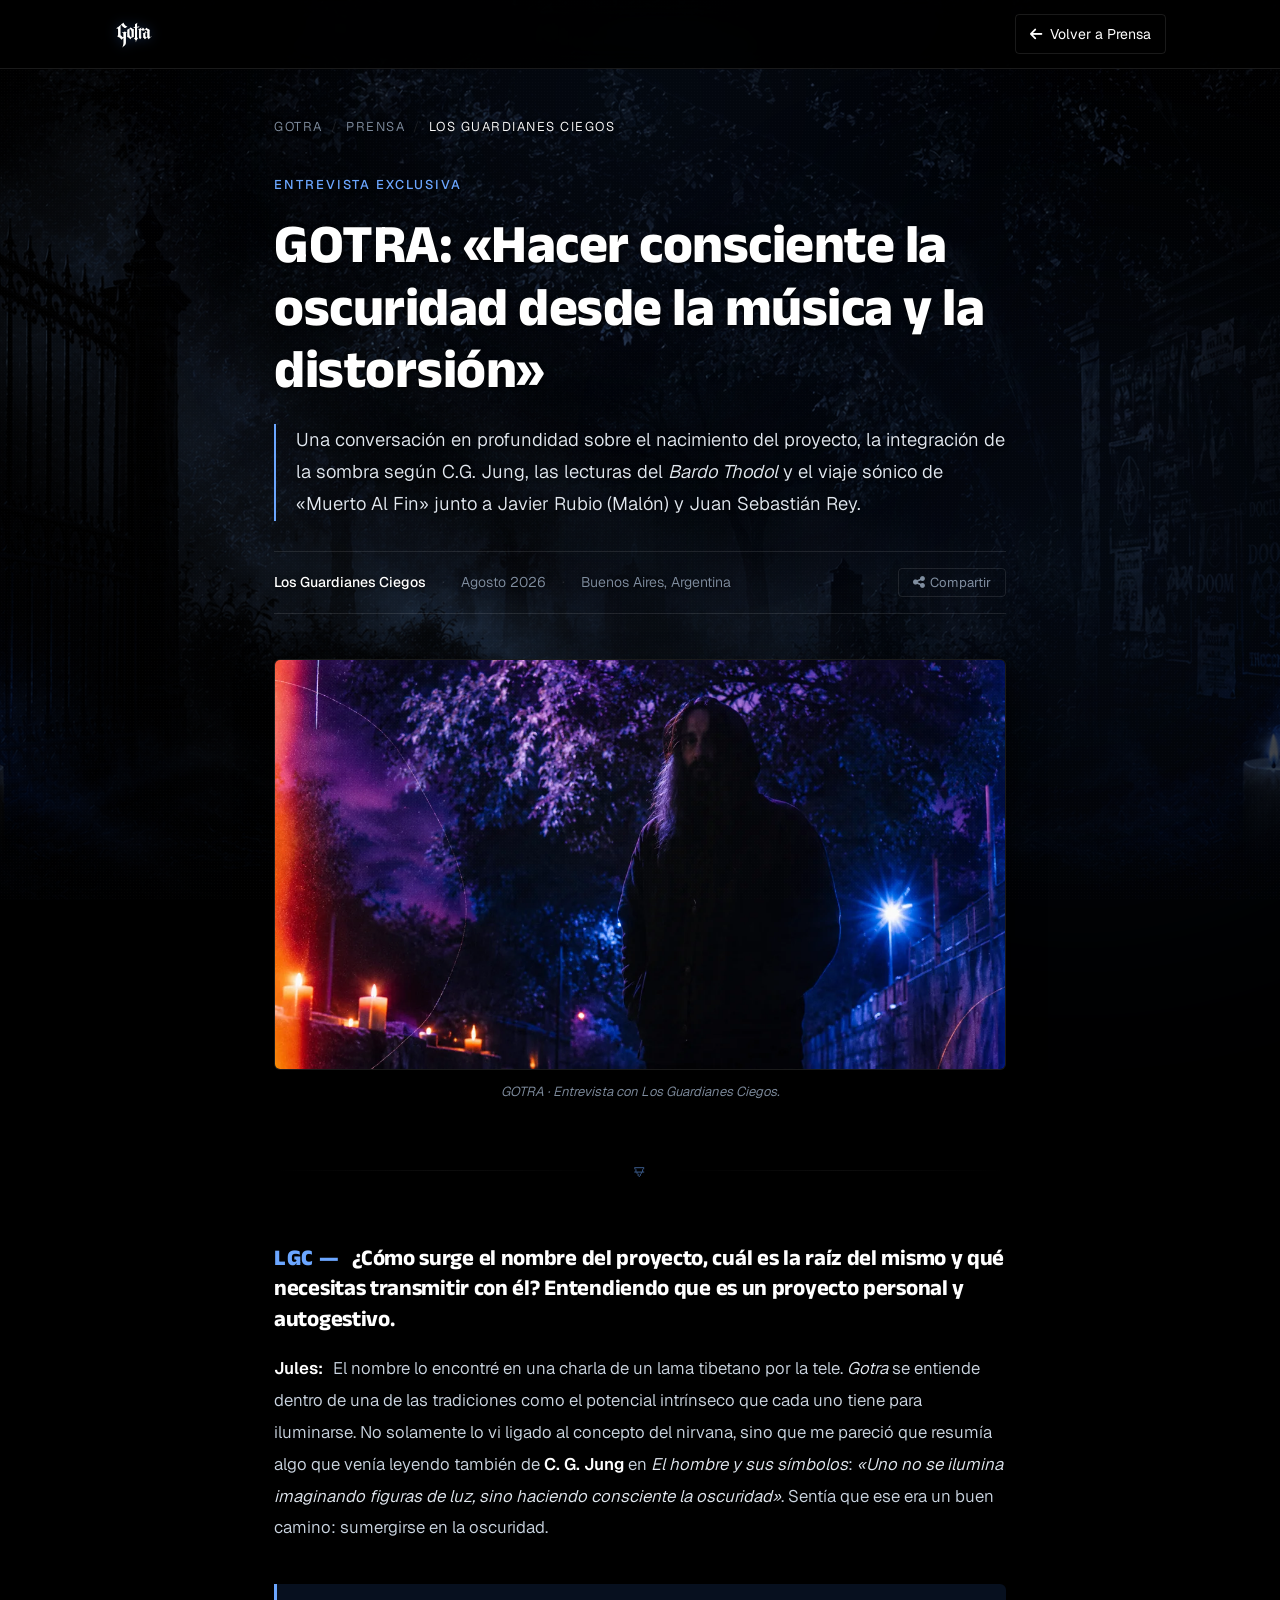
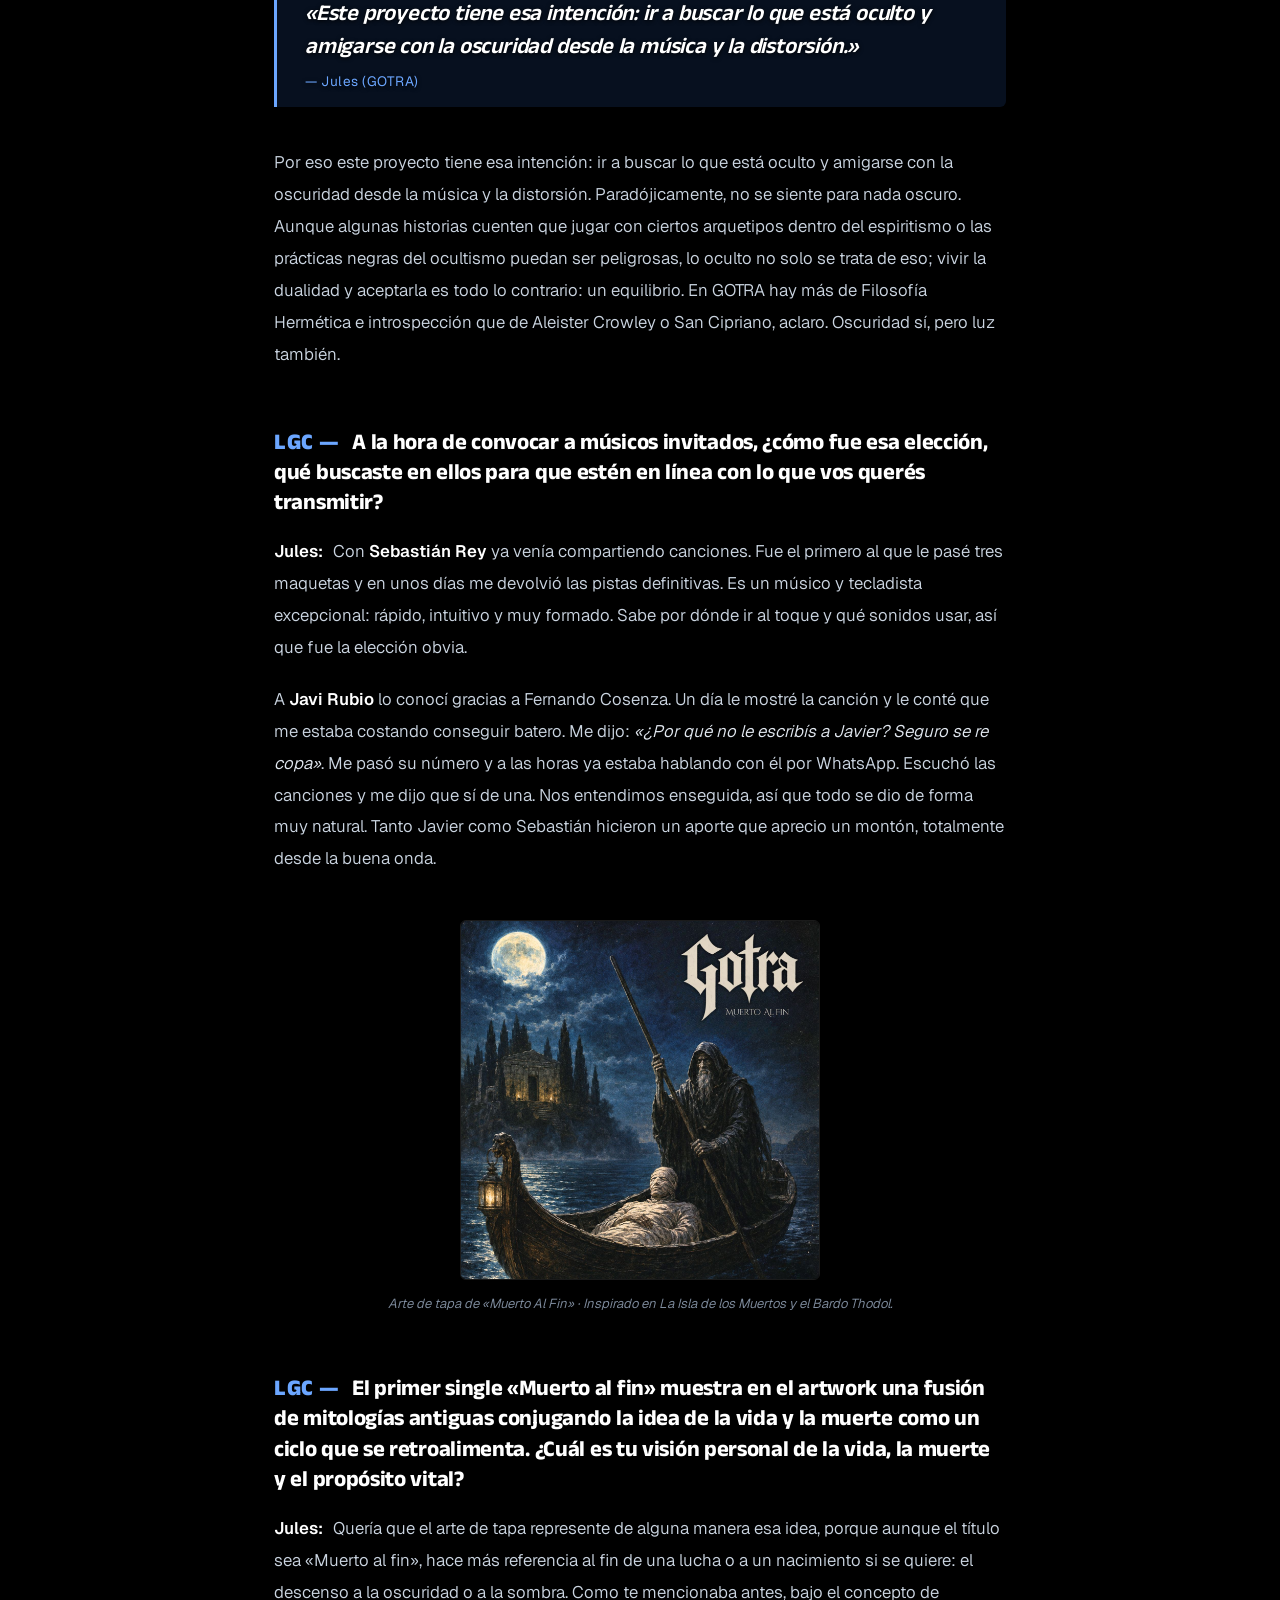
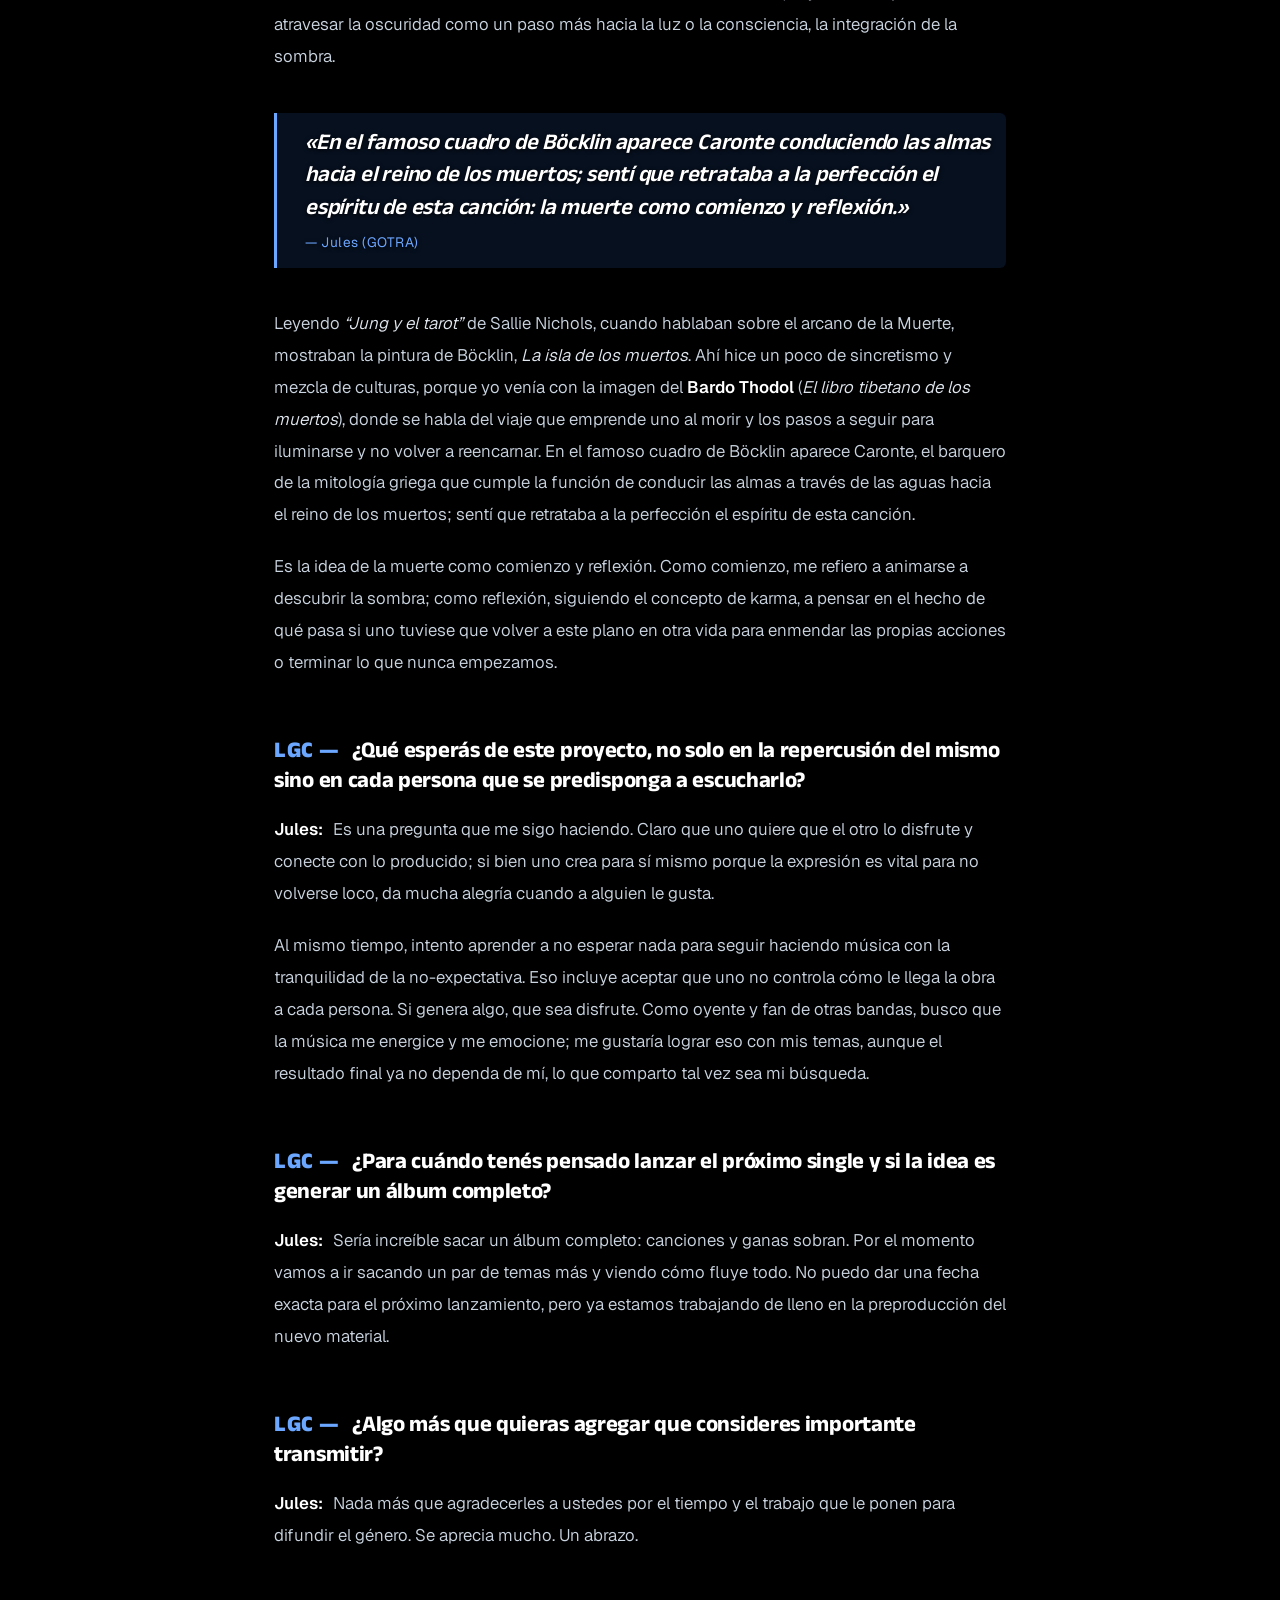
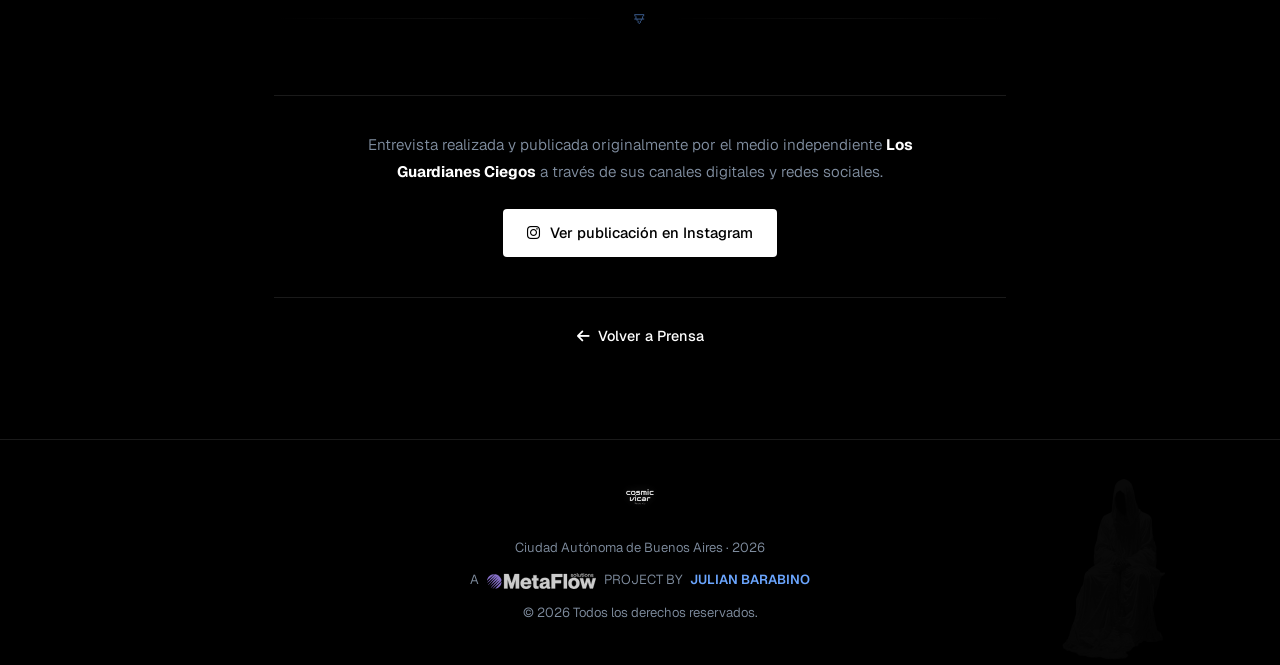
<file: prensa/los-guardianes-ciegos.html>
<!DOCTYPE html>
<html lang="es">

<head>
    <meta charset="UTF-8">
    <meta name="viewport" content="width=device-width, initial-scale=1.0, maximum-scale=5.0, user-scalable=1">
    <title>Entrevista a GOTRA por Los Guardianes Ciegos | Sitio Oficial</title>
    <meta name="description"
        content="Entrevista en profundidad a GOTRA con Los Guardianes Ciegos: el nacimiento del proyecto, la integración de la sombra según C.G. Jung, el Bardo Thodol, Böcklin y la grabación de 'Muerto Al Fin' junto a Javier Rubio (Malón).">
    <link rel="canonical" href="https://gotra.musica.ar/prensa/los-guardianes-ciegos.html">

    <!-- Open Graph / Facebook / WhatsApp -->
    <meta property="og:type" content="article">
    <meta property="og:url" content="https://gotra.musica.ar/prensa/los-guardianes-ciegos.html">
    <meta property="og:title" content="GOTRA: «Hacer consciente la oscuridad desde la música y la distorsión» — Los Guardianes Ciegos">
    <meta property="og:description"
        content="Entrevista exclusiva: el nacimiento de GOTRA, el Bardo Thodol, Jung y 'Muerto Al Fin' con Javier Rubio (Malón) y Sebastián Rey.">
    <meta property="og:image" content="https://gotra.musica.ar/assets/gotra_guardianes_ciegos.webp">
    <meta property="og:image:width" content="1200">
    <meta property="og:image:height" content="674">
    <meta property="og:image:type" content="image/webp">
    <meta property="og:image:alt" content="GOTRA - Entrevista en Los Guardianes Ciegos">
    <meta property="article:published_time" content="2026-08-28T12:00:00-03:00">
    <meta property="article:author" content="Los Guardianes Ciegos">
    <meta property="article:section" content="Entrevistas / Música Pesada">

    <!-- Twitter Card -->
    <meta property="twitter:card" content="summary_large_image">
    <meta property="twitter:url" content="https://gotra.musica.ar/prensa/los-guardianes-ciegos.html">
    <meta property="twitter:title" content="GOTRA: «Hacer consciente la oscuridad desde la música y la distorsión»">
    <meta property="twitter:description"
        content="Entrevista en profundidad con Los Guardianes Ciegos sobre el concepto místico de GOTRA y el single debut 'Muerto Al Fin'.">
    <meta property="twitter:image" content="https://gotra.musica.ar/assets/gotra_guardianes_ciegos.webp">

    <!-- Google Fonts: Anek Latin & Geist -->
    <link rel="preconnect" href="https://fonts.googleapis.com">
    <link rel="preconnect" href="https://fonts.gstatic.com" crossorigin>
    <link href="https://fonts.googleapis.com/css2?family=Anek+Latin:wght@100..800&family=Geist:ital,wght@0,100..900;1,100..900&display=swap" rel="stylesheet">

    <!-- FontAwesome for Icons -->
    <link rel="stylesheet" href="https://cdnjs.cloudflare.com/ajax/libs/font-awesome/6.4.0/css/all.min.css">

    <!-- Favicon -->
    <link rel="icon" type="image/png" sizes="96x96" href="../assets/favicon/favicon-96x96.png" />
    <link rel="icon" type="image/x-icon" href="../assets/favicon/favicon.ico" />
    <link rel="apple-touch-icon" sizes="180x180" href="../assets/favicon/apple-touch-icon.png" />
    <link rel="manifest" href="../assets/favicon/site.webmanifest" />

    <!-- Schema.org JSON-LD Structured Data -->
    <script type="application/ld+json">
    {
      "@context": "https://schema.org",
      "@graph": [
        {
          "@type": "NewsArticle",
          "@id": "https://gotra.musica.ar/prensa/los-guardianes-ciegos.html#article",
          "headline": "GOTRA: «Hacer consciente la oscuridad desde la música y la distorsión»",
          "description": "Entrevista a Julián Barabino (GOTRA) por el medio Los Guardianes Ciegos sobre el single Muerto Al Fin, el Bardo Thodol y la psicología analítica de C.G. Jung.",
          "image": "https://gotra.musica.ar/assets/gotra_guardianes_ciegos.webp",
          "datePublished": "2026-08-28T12:00:00-03:00",
          "dateModified": "2026-09-09T09:00:00-03:00",
          "author": {
            "@type": "Organization",
            "name": "Los Guardianes Ciegos"
          },
          "publisher": {
            "@type": "MusicGroup",
            "name": "GOTRA",
            "url": "https://gotra.musica.ar/"
          }
        }
      ]
    }
    </script>

    <!-- Custom CSS -->
    <link rel="stylesheet" href="articulo.css?v=9">
</head>

<body>

    <!-- Analog Noise Overlay -->
    <div class="analog-noise"></div>

    <!-- Ambient Glows -->
    <div class="ambient-glow ambient-glow-top"></div>
    <div class="ambient-glow ambient-glow-bottom"></div>

    <!-- Navigation Header -->
    <header class="main-header">
        <div class="header-container">
            <a href="../index.html" class="logo" id="nav-logo" title="Volver a GOTRA Inicio">
                <img src="../assets/gotra_logo_blanco_sombra_negra.png" alt="GOTRA" class="nav-logo-img">
            </a>

            <a href="../prensa.html" class="btn-back-nav" id="btn-back-to-press">
                <i class="fa-solid fa-arrow-left"></i>
                <span>Volver a Prensa</span>
            </a>
        </div>
    </header>

    <!-- Main Article Content -->
    <main class="article-main">
        <article class="article-container">

            <!-- Breadcrumbs -->
            <nav class="breadcrumbs" aria-label="Ruta de navegación">
                <a href="../index.html">GOTRA</a>
                <span class="separator">/</span>
                <a href="../prensa.html">Prensa</a>
                <span class="separator">/</span>
                <span class="current">Los Guardianes Ciegos</span>
            </nav>

            <!-- Article Header -->
            <header class="article-header">
                <span class="article-tag">Entrevista Exclusiva</span>

                <h1 class="article-title">
                    GOTRA: <span class="accent-quote">«Hacer consciente la oscuridad desde la música y la distorsión»</span>
                </h1>

                <p class="article-lead">
                    Una conversación en profundidad sobre el nacimiento del proyecto, la integración de la sombra según C.G. Jung, las lecturas del <em>Bardo Thodol</em> y el viaje sónico de «Muerto Al Fin» junto a Javier Rubio (Malón) y Juan Sebastián Rey.
                </p>

                <!-- Meta Bar -->
                <div class="article-meta-bar">
                    <div class="meta-info">
                        <span class="meta-outlet">Los Guardianes Ciegos</span>
                        <span class="meta-dot">·</span>
                        <span>Agosto 2026</span>
                        <span class="meta-dot">·</span>
                        <span>Buenos Aires, Argentina</span>
                    </div>

                    <button class="btn-share" id="btn-share-article" aria-label="Copiar enlace de la entrevista">
                        <i class="fa-solid fa-share-nodes"></i>
                        <span>Compartir</span>
                    </button>
                </div>
            </header>

            <!-- Hero Image -->
            <figure class="article-hero-media">
                <img src="../assets/gotra_guardianes_ciegos.webp" alt="GOTRA - Entrevista en Los Guardianes Ciegos" width="780" height="438" loading="eager">
                <figcaption class="media-caption">
                    GOTRA · Entrevista con Los Guardianes Ciegos.
                </figcaption>
            </figure>

            <!-- Diamond Separator -->
            <div class="diamond-separator">
                <div class="diamond-line"></div>
                <div class="diamond-icon">🜃</div>
                <div class="diamond-line"></div>
            </div>

            <!-- Editorial Interview Body (Fluid Q&A) -->
            <div class="article-content">

                <!-- Q1 -->
                <h2 class="interview-question">
                    <span class="interviewer-tag">LGC —</span> ¿Cómo surge el nombre del proyecto, cuál es la raíz del mismo y qué necesitas transmitir con él? Entendiendo que es un proyecto personal y autogestivo.
                </h2>
                <div class="interview-answer">
                    <p>
                        <span class="speaker-tag">Jules:</span> El nombre lo encontré en una charla de un lama tibetano por la tele. <em>Gotra</em> se entiende dentro de una de las tradiciones como el potencial intrínseco que cada uno tiene para iluminarse. No solamente lo vi ligado al concepto del nirvana, sino que me pareció que resumía algo que venía leyendo también de <strong>C. G. Jung</strong> en <em>El hombre y sus símbolos</em>: <em>«Uno no se ilumina imaginando figuras de luz, sino haciendo consciente la oscuridad»</em>. Sentía que ese era un buen camino: sumergirse en la oscuridad.
                    </p>

                    <div class="editorial-quote">
                        <blockquote>
                            «Este proyecto tiene esa intención: ir a buscar lo que está oculto y amigarse con la oscuridad desde la música y la distorsión.»
                        </blockquote>
                        <cite>— Jules (GOTRA)</cite>
                    </div>

                    <p>
                        Por eso este proyecto tiene esa intención: ir a buscar lo que está oculto y amigarse con la oscuridad desde la música y la distorsión. Paradójicamente, no se siente para nada oscuro. Aunque algunas historias cuenten que jugar con ciertos arquetipos dentro del espiritismo o las prácticas negras del ocultismo puedan ser peligrosas, lo oculto no solo se trata de eso; vivir la dualidad y aceptarla es todo lo contrario: un equilibrio. En GOTRA hay más de Filosofía Hermética e introspección que de Aleister Crowley o San Cipriano, aclaro. Oscuridad sí, pero luz también.
                    </p>
                </div>

                <!-- Q2 -->
                <h2 class="interview-question">
                    <span class="interviewer-tag">LGC —</span> A la hora de convocar a músicos invitados, ¿cómo fue esa elección, qué buscaste en ellos para que estén en línea con lo que vos querés transmitir?
                </h2>
                <div class="interview-answer">
                    <p>
                        <span class="speaker-tag">Jules:</span> Con <strong>Sebastián Rey</strong> ya venía compartiendo canciones. Fue el primero al que le pasé tres maquetas y en unos días me devolvió las pistas definitivas. Es un músico y tecladista excepcional: rápido, intuitivo y muy formado. Sabe por dónde ir al toque y qué sonidos usar, así que fue la elección obvia.
                    </p>
                    <p>
                        A <strong>Javi Rubio</strong> lo conocí gracias a Fernando Cosenza. Un día le mostré la canción y le conté que me estaba costando conseguir batero. Me dijo: <em>«¿Por qué no le escribís a Javier? Seguro se re copa»</em>. Me pasó su número y a las horas ya estaba hablando con él por WhatsApp. Escuchó las canciones y me dijo que sí de una. Nos entendimos enseguida, así que todo se dio de forma muy natural. Tanto Javier como Sebastián hicieron un aporte que aprecio un montón, totalmente desde la buena onda.
                    </p>
                </div>

                <!-- Mid-Article Artwork -->
                <figure class="article-mid-image">
                    <img src="../assets/artwork.jpg" alt="Arte de tapa de Muerto Al Fin" width="380" height="380" loading="lazy">
                    <figcaption>Arte de tapa de «Muerto Al Fin» · Inspirado en La Isla de los Muertos y el Bardo Thodol.</figcaption>
                </figure>

                <!-- Q3 -->
                <h2 class="interview-question">
                    <span class="interviewer-tag">LGC —</span> El primer single «Muerto al fin» muestra en el artwork una fusión de mitologías antiguas conjugando la idea de la vida y la muerte como un ciclo que se retroalimenta. ¿Cuál es tu visión personal de la vida, la muerte y el propósito vital?
                </h2>
                <div class="interview-answer">
                    <p>
                        <span class="speaker-tag">Jules:</span> Quería que el arte de tapa represente de alguna manera esa idea, porque aunque el título sea «Muerto al fin», hace más referencia al fin de una lucha o a un nacimiento si se quiere: el descenso a la oscuridad o a la sombra. Como te mencionaba antes, bajo el concepto de atravesar la oscuridad como un paso más hacia la luz o la consciencia, la integración de la sombra.
                    </p>

                    <div class="editorial-quote">
                        <blockquote>
                            «En el famoso cuadro de Böcklin aparece Caronte conduciendo las almas hacia el reino de los muertos; sentí que retrataba a la perfección el espíritu de esta canción: la muerte como comienzo y reflexión.»
                        </blockquote>
                        <cite>— Jules (GOTRA)</cite>
                    </div>

                    <p>
                        Leyendo <em>“Jung y el tarot”</em> de Sallie Nichols, cuando hablaban sobre el arcano de la Muerte, mostraban la pintura de Böcklin, <em>La isla de los muertos</em>. Ahí hice un poco de sincretismo y mezcla de culturas, porque yo venía con la imagen del <strong>Bardo Thodol</strong> (<em>El libro tibetano de los muertos</em>), donde se habla del viaje que emprende uno al morir y los pasos a seguir para iluminarse y no volver a reencarnar. En el famoso cuadro de Böcklin aparece Caronte, el barquero de la mitología griega que cumple la función de conducir las almas a través de las aguas hacia el reino de los muertos; sentí que retrataba a la perfección el espíritu de esta canción.
                    </p>
                    <p>
                        Es la idea de la muerte como comienzo y reflexión. Como comienzo, me refiero a animarse a descubrir la sombra; como reflexión, siguiendo el concepto de karma, a pensar en el hecho de qué pasa si uno tuviese que volver a este plano en otra vida para enmendar las propias acciones o terminar lo que nunca empezamos.
                    </p>
                </div>

                <!-- Q4 -->
                <h2 class="interview-question">
                    <span class="interviewer-tag">LGC —</span> ¿Qué esperás de este proyecto, no solo en la repercusión del mismo sino en cada persona que se predisponga a escucharlo?
                </h2>
                <div class="interview-answer">
                    <p>
                        <span class="speaker-tag">Jules:</span> Es una pregunta que me sigo haciendo. Claro que uno quiere que el otro lo disfrute y conecte con lo producido; si bien uno crea para sí mismo porque la expresión es vital para no volverse loco, da mucha alegría cuando a alguien le gusta.
                    </p>
                    <p>
                        Al mismo tiempo, intento aprender a no esperar nada para seguir haciendo música con la tranquilidad de la no-expectativa. Eso incluye aceptar que uno no controla cómo le llega la obra a cada persona. Si genera algo, que sea disfrute. Como oyente y fan de otras bandas, busco que la música me energice y me emocione; me gustaría lograr eso con mis temas, aunque el resultado final ya no dependa de mí, lo que comparto tal vez sea mi búsqueda.
                    </p>
                </div>

                <!-- Q5 -->
                <h2 class="interview-question">
                    <span class="interviewer-tag">LGC —</span> ¿Para cuándo tenés pensado lanzar el próximo single y si la idea es generar un álbum completo?
                </h2>
                <div class="interview-answer">
                    <p>
                        <span class="speaker-tag">Jules:</span> Sería increíble sacar un álbum completo: canciones y ganas sobran. Por el momento vamos a ir sacando un par de temas más y viendo cómo fluye todo. No puedo dar una fecha exacta para el próximo lanzamiento, pero ya estamos trabajando de lleno en la preproducción del nuevo material.
                    </p>
                </div>

                <!-- Q6 -->
                <h2 class="interview-question">
                    <span class="interviewer-tag">LGC —</span> ¿Algo más que quieras agregar que consideres importante transmitir?
                </h2>
                <div class="interview-answer">
                    <p>
                        <span class="speaker-tag">Jules:</span> Nada más que agradecerles a ustedes por el tiempo y el trabajo que le ponen para difundir el género. Se aprecia mucho. Un abrazo.
                    </p>
                </div>

            </div>

            <!-- Diamond Separator -->
            <div class="diamond-separator">
                <div class="diamond-line"></div>
                <div class="diamond-icon">🜃</div>
                <div class="diamond-line"></div>
            </div>

            <!-- Editorial Outro & Credits -->
            <section class="article-outro" aria-label="Créditos y enlaces">
                <p class="outro-credit-text">
                    Entrevista realizada y publicada originalmente por el medio independiente <strong>Los Guardianes Ciegos</strong> a través de sus canales digitales y redes sociales.
                </p>

                <div class="outro-actions">
                    <a href="https://www.instagram.com/p/Dcs-M_WEaH1/?img_index=1" target="_blank" rel="noopener noreferrer" class="btn-outlet-link" id="btn-instagram-outlet">
                        <i class="fa-brands fa-instagram"></i>
                        <span>Ver publicación en Instagram</span>
                    </a>
                </div>

                <!-- Bottom Navigation Links -->
                <nav class="article-bottom-nav" aria-label="Navegación de retorno">
                    <a href="../prensa.html" class="nav-bottom-link">
                        <i class="fa-solid fa-arrow-left"></i>
                        <span>Volver a Prensa</span>
                    </a>
                </nav>
            </section>

        </article>
    </main>

    <!-- Footer -->
    <footer class="main-footer">
        <div class="footer-monk-bg"></div>

        <div class="label-logo-container">
            <a href="https://gotramusic.bandcamp.com" target="_blank" rel="noopener noreferrer">
                <img src="../assets/cvr_logo.png" alt="Cosmic Vicar Records" class="label-logo-img" loading="lazy" width="200" height="80">
            </a>
        </div>
        <div class="footer-content">
            <span class="footer-left">Ciudad Autónoma de Buenos Aires · 2026</span>
            <span class="footer-center">
                A
                <a href="https://metaflow.com.ar" target="_blank" rel="noopener noreferrer" class="metaflow-logo-link" title="MetaFlow Solutions">
                    <img src="../assets/metaflow-logo.svg" alt="MetaFlow Solutions" class="metaflow-logo-img" loading="lazy" width="108" height="16">
                </a>
                PROJECT BY
                <a href="https://julianbarabino.com.ar" target="_blank" rel="noopener noreferrer" class="blue-link">JULIAN BARABINO</a>
            </span>
            <span class="footer-right">© 2026 Todos los derechos reservados.</span>
        </div>
    </footer>

    <!-- Toast Notification for Share Link -->
    <div class="toast-msg" id="toast-msg">¡Enlace copiado al portapapeles!</div>

    <!-- Interactive Script -->
    <script>
        const shareBtn = document.getElementById('btn-share-article');
        const toast = document.getElementById('toast-msg');

        if (shareBtn) {
            shareBtn.addEventListener('click', async () => {
                const url = window.location.href;
                if (navigator.clipboard) {
                    try {
                        await navigator.clipboard.writeText(url);
                        showToast();
                    } catch (err) {
                        fallbackShare(url);
                    }
                } else {
                    fallbackShare(url);
                }
            });
        }

        function showToast() {
            if (!toast) return;
            toast.classList.add('show');
            setTimeout(() => {
                toast.classList.remove('show');
            }, 2500);
        }

        function fallbackShare(url) {
            if (navigator.share) {
                navigator.share({
                    title: 'GOTRA: «Hacer consciente la oscuridad desde la música y la distorsión»',
                    text: 'Entrevista en profundidad con Los Guardianes Ciegos sobre GOTRA.',
                    url: url
                }).catch(() => {});
            } else {
                prompt('Copia este enlace para compartir la entrevista:', url);
            }
        }
    </script>

</body>

</html>
</file>
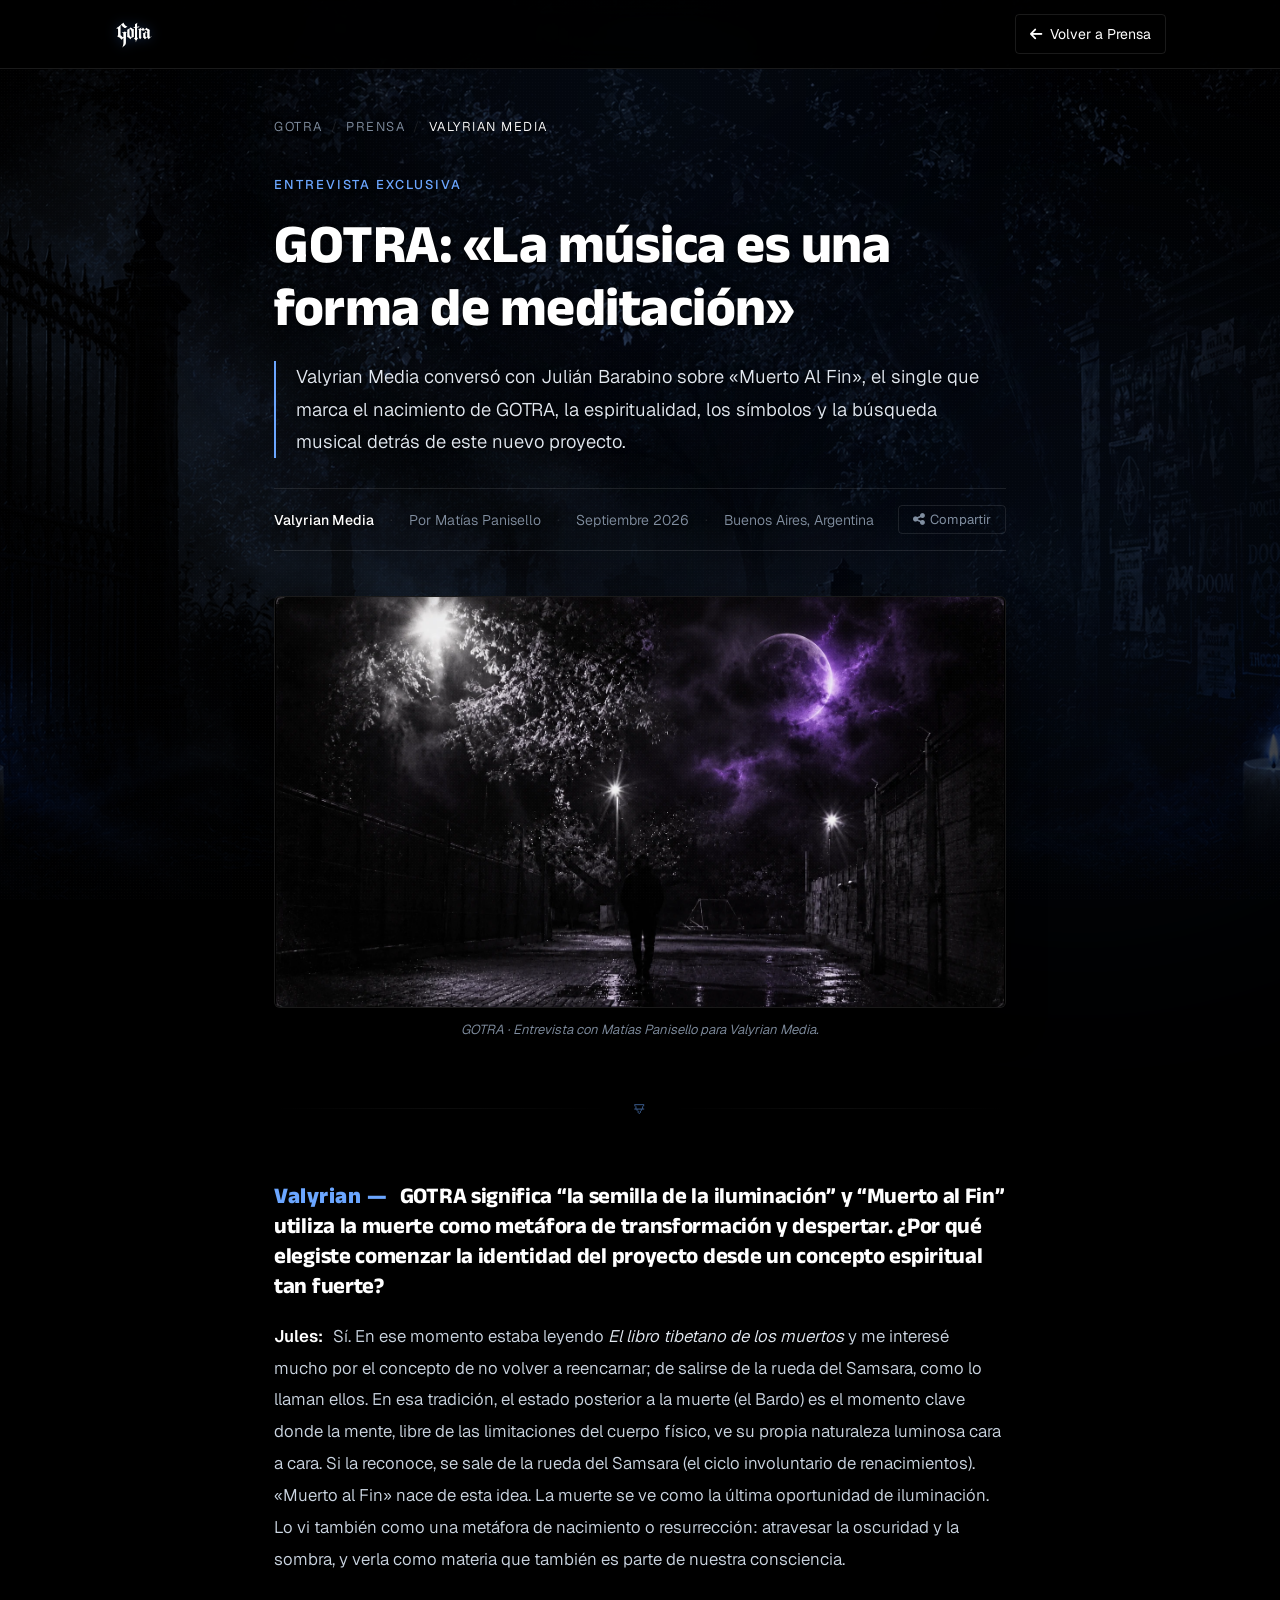
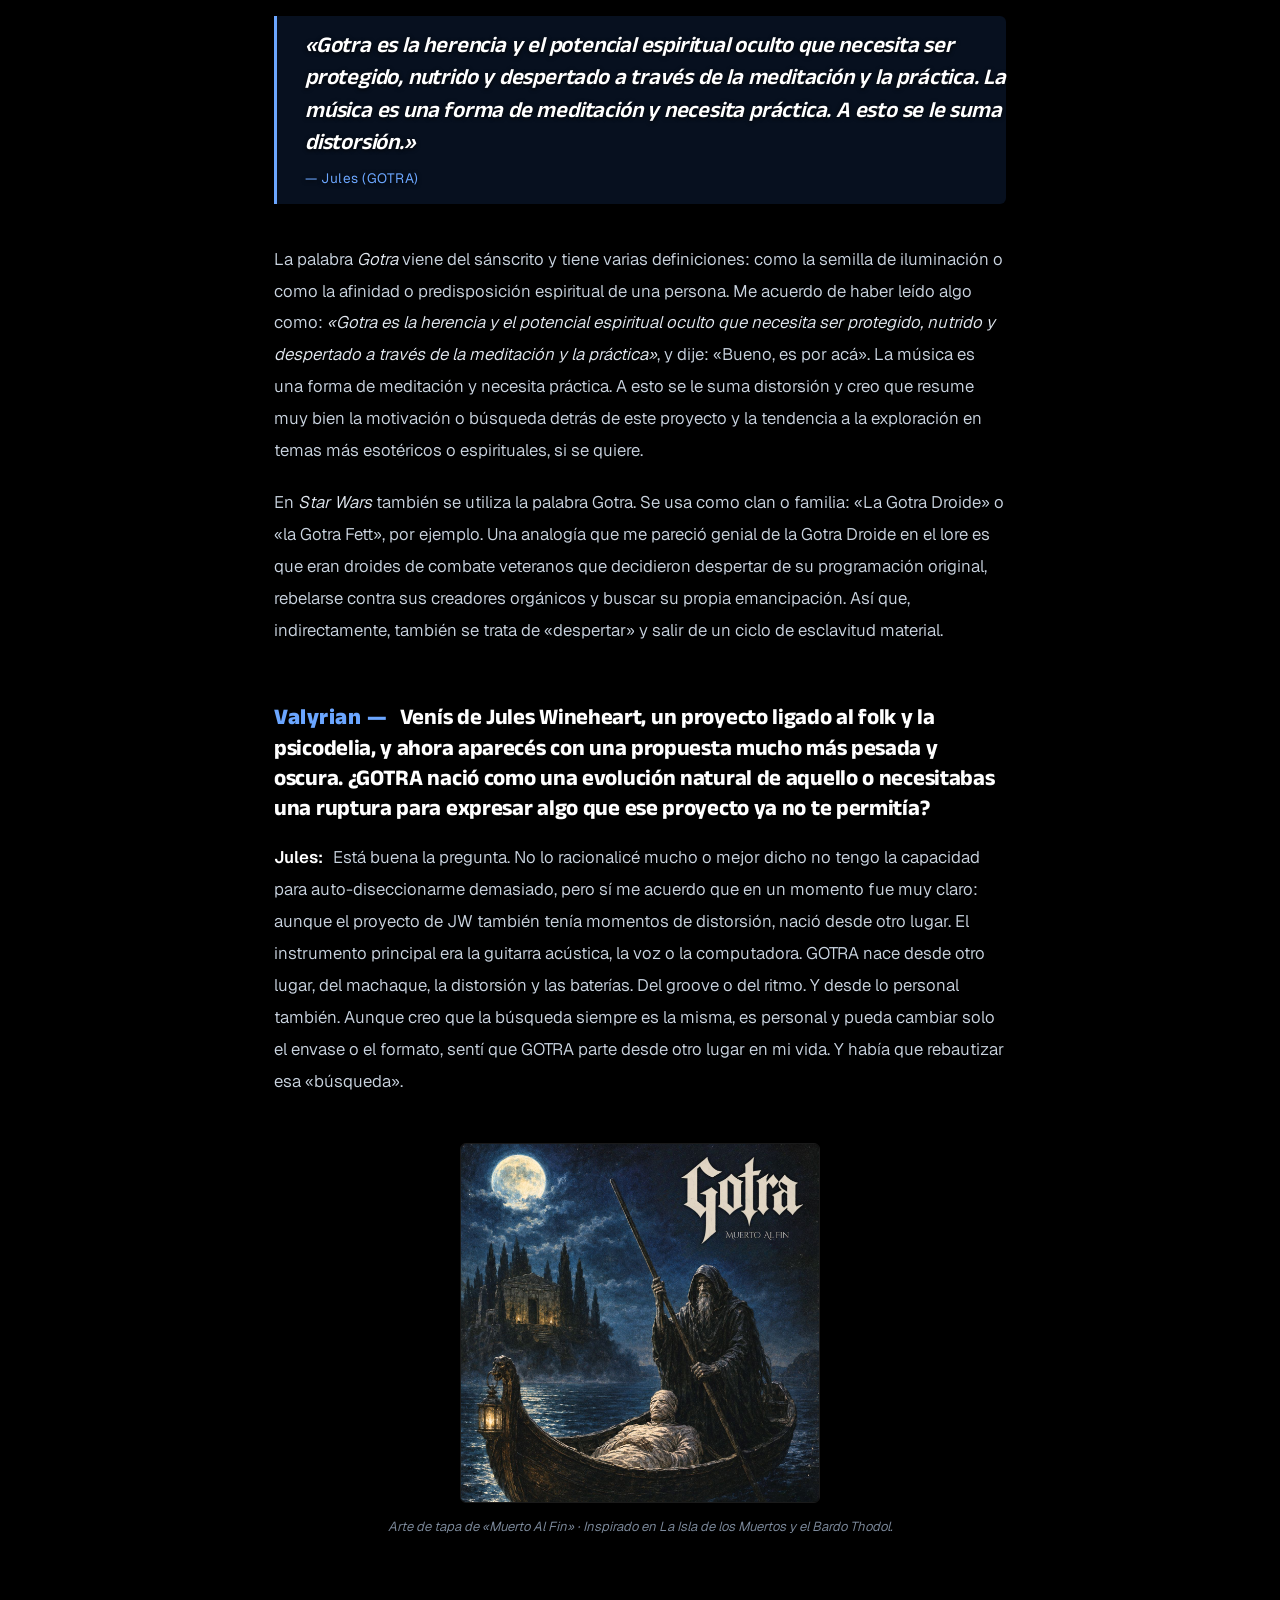
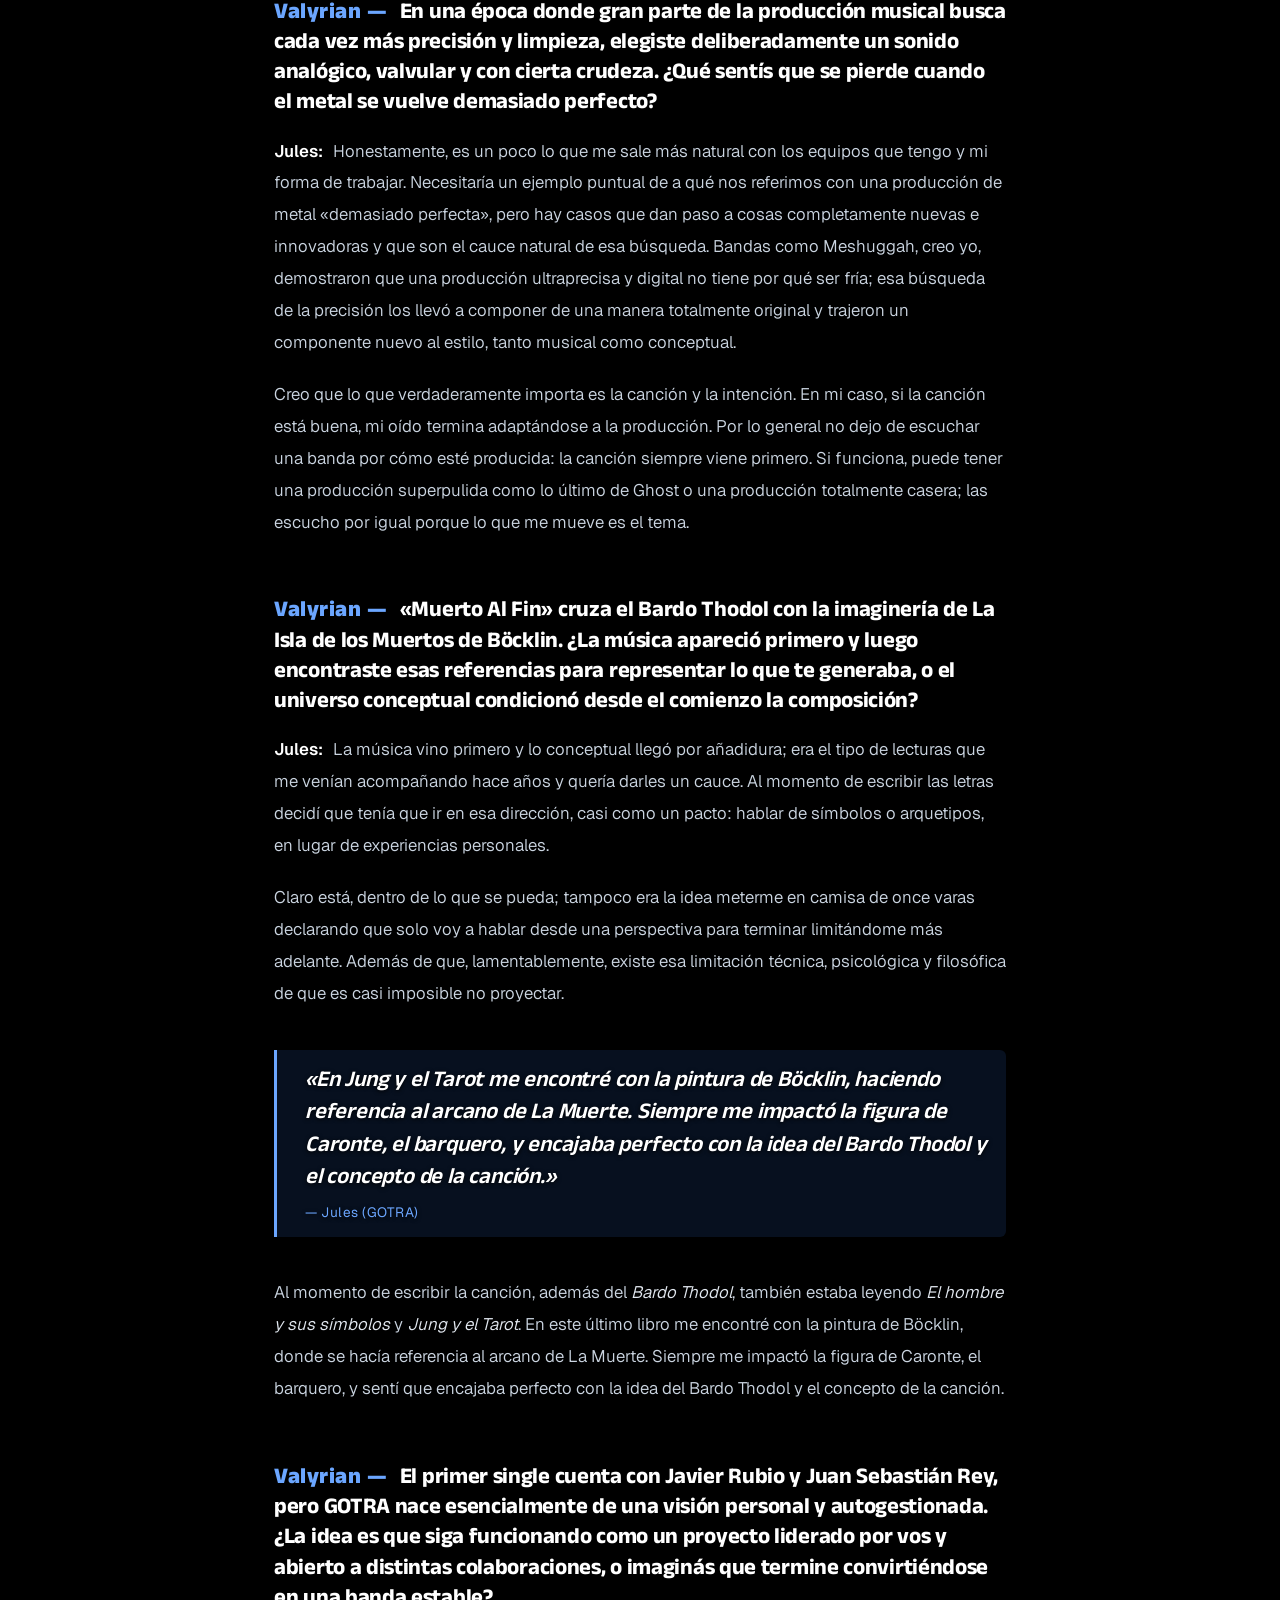
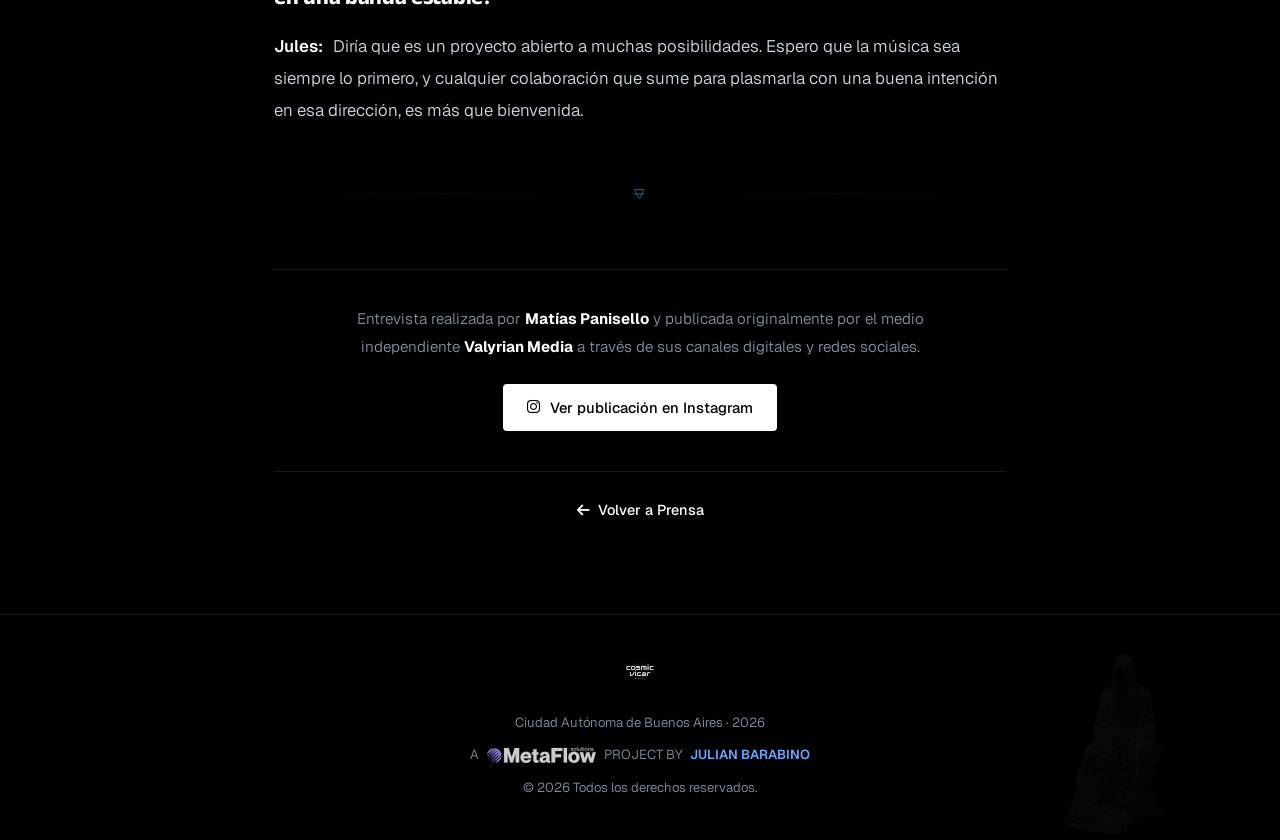
<file: prensa/valyrian-media.html>
<!DOCTYPE html>
<html lang="es">

<head>
    <meta charset="UTF-8">
    <meta name="viewport" content="width=device-width, initial-scale=1.0, maximum-scale=5.0, user-scalable=1">
    <title>Entrevista a GOTRA por Valyrian Media | Sitio Oficial</title>
    <meta name="description"
        content="Entrevista en profundidad a GOTRA con Valyrian Media: el nacimiento del proyecto, la espiritualidad, el Bardo Thodol, C.G. Jung, Böcklin y la concepción de la música pesada como meditación.">
    <link rel="canonical" href="https://gotra.musica.ar/prensa/valyrian-media.html">

    <!-- Open Graph / Facebook / WhatsApp -->
    <meta property="og:type" content="article">
    <meta property="og:url" content="https://gotra.musica.ar/prensa/valyrian-media.html">
    <meta property="og:title" content="GOTRA: «La música es una forma de meditación» — Valyrian Media">
    <meta property="og:description"
        content="Entrevista exclusiva: el nacimiento de GOTRA, el Bardo Thodol, la transformación personal y 'Muerto Al Fin' con Javier Rubio y Sebastián Rey.">
    <meta property="og:image" content="https://gotra.musica.ar/assets/gotra_valyrian_media.webp">
    <meta property="og:image:width" content="1671">
    <meta property="og:image:height" content="941">
    <meta property="og:image:type" content="image/webp">
    <meta property="og:image:alt" content="GOTRA - Entrevista en Valyrian Media por Matías Panisello">
    <meta property="article:published_time" content="2026-09-28T12:00:00-03:00">
    <meta property="article:author" content="Matías Panisello (Valyrian Media)">
    <meta property="article:section" content="Entrevistas / Metal Argentino">

    <!-- Twitter Card -->
    <meta property="twitter:card" content="summary_large_image">
    <meta property="twitter:url" content="https://gotra.musica.ar/prensa/valyrian-media.html">
    <meta property="twitter:title" content="GOTRA: «La música es una forma de meditación» — Valyrian Media">
    <meta property="twitter:description"
        content="Valyrian Media conversó con Julián Barabino sobre «Muerto Al Fin», el single que marca el nacimiento de GOTRA, la espiritualidad y los símbolos detrás del proyecto.">
    <meta property="twitter:image" content="https://gotra.musica.ar/assets/gotra_valyrian_media.webp">

    <!-- Google Fonts: Anek Latin & Geist -->
    <link rel="preconnect" href="https://fonts.googleapis.com">
    <link rel="preconnect" href="https://fonts.gstatic.com" crossorigin>
    <link href="https://fonts.googleapis.com/css2?family=Anek+Latin:wght@100..800&family=Geist:ital,wght@0,100..900;1,100..900&display=swap" rel="stylesheet">

    <!-- FontAwesome for Icons -->
    <link rel="stylesheet" href="https://cdnjs.cloudflare.com/ajax/libs/font-awesome/6.4.0/css/all.min.css">

    <!-- Favicon -->
    <link rel="icon" type="image/png" sizes="96x96" href="../assets/favicon/favicon-96x96.png" />
    <link rel="icon" type="image/x-icon" href="../assets/favicon/favicon.ico" />
    <link rel="apple-touch-icon" sizes="180x180" href="../assets/favicon/apple-touch-icon.png" />
    <link rel="manifest" href="../assets/favicon/site.webmanifest" />

    <!-- Schema.org JSON-LD Structured Data -->
    <script type="application/ld+json">
    {
      "@context": "https://schema.org",
      "@graph": [
        {
          "@type": "NewsArticle",
          "@id": "https://gotra.musica.ar/prensa/valyrian-media.html#article",
          "headline": "GOTRA: «La música es una forma de meditación»",
          "description": "Entrevista a Julián Barabino (GOTRA) por el medio Valyrian Media sobre el single Muerto Al Fin, el Bardo Thodol, C.G. Jung y el despertar espiritual.",
          "image": "https://gotra.musica.ar/assets/gotra_valyrian_media.webp",
          "datePublished": "2026-09-28T12:00:00-03:00",
          "dateModified": "2026-09-30T02:00:00-03:00",
          "author": {
            "@type": "Person",
            "name": "Matías Panisello",
            "affiliation": {
              "@type": "Organization",
              "name": "Valyrian Media"
            }
          },
          "publisher": {
            "@type": "MusicGroup",
            "name": "GOTRA",
            "url": "https://gotra.musica.ar/"
          }
        }
      ]
    }
    </script>

    <!-- Custom CSS -->
    <link rel="stylesheet" href="articulo.css?v=9">
</head>

<body>

    <!-- Analog Noise Overlay -->
    <div class="analog-noise"></div>

    <!-- Ambient Glows -->
    <div class="ambient-glow ambient-glow-top"></div>
    <div class="ambient-glow ambient-glow-bottom"></div>

    <!-- Navigation Header -->
    <header class="main-header">
        <div class="header-container">
            <a href="../index.html" class="logo" id="nav-logo" title="Volver a GOTRA Inicio">
                <img src="../assets/gotra_logo_blanco_sombra_negra.png" alt="GOTRA" class="nav-logo-img">
            </a>

            <a href="../prensa.html" class="btn-back-nav" id="btn-back-to-press">
                <i class="fa-solid fa-arrow-left"></i>
                <span>Volver a Prensa</span>
            </a>
        </div>
    </header>

    <!-- Main Article Content -->
    <main class="article-main">
        <article class="article-container">

            <!-- Breadcrumbs -->
            <nav class="breadcrumbs" aria-label="Ruta de navegación">
                <a href="../index.html">GOTRA</a>
                <span class="separator">/</span>
                <a href="../prensa.html">Prensa</a>
                <span class="separator">/</span>
                <span class="current">Valyrian Media</span>
            </nav>

            <!-- Article Header -->
            <header class="article-header">
                <span class="article-tag">Entrevista Exclusiva</span>

                <h1 class="article-title">
                    GOTRA: <span class="accent-quote">«La música es una forma de meditación»</span>
                </h1>

                <p class="article-lead">
                    Valyrian Media conversó con Julián Barabino sobre «Muerto Al Fin», el single que marca el nacimiento de GOTRA, la espiritualidad, los símbolos y la búsqueda musical detrás de este nuevo proyecto.
                </p>

                <!-- Meta Bar -->
                <div class="article-meta-bar">
                    <div class="meta-info">
                        <span class="meta-outlet">Valyrian Media</span>
                        <span class="meta-dot">·</span>
                        <span>Por Matías Panisello</span>
                        <span class="meta-dot">·</span>
                        <span>Septiembre 2026</span>
                        <span class="meta-dot">·</span>
                        <span>Buenos Aires, Argentina</span>
                    </div>

                    <button class="btn-share" id="btn-share-article" aria-label="Copiar enlace de la entrevista">
                        <i class="fa-solid fa-share-nodes"></i>
                        <span>Compartir</span>
                    </button>
                </div>
            </header>

            <!-- Hero Image -->
            <figure class="article-hero-media">
                <img src="../assets/gotra_valyrian_media.webp" alt="GOTRA - Entrevista en Valyrian Media por Matías Panisello" width="1671" height="941" loading="eager">
                <figcaption class="media-caption">
                    GOTRA · Entrevista con Matías Panisello para Valyrian Media.
                </figcaption>
            </figure>

            <!-- Diamond Separator -->
            <div class="diamond-separator">
                <div class="diamond-line"></div>
                <div class="diamond-icon">🜃</div>
                <div class="diamond-line"></div>
            </div>

            <!-- Editorial Interview Body (Fluid Q&A) -->
            <div class="article-content">

                <!-- Q1 -->
                <h2 class="interview-question">
                    <span class="interviewer-tag">Valyrian —</span> GOTRA significa “la semilla de la iluminación” y “Muerto al Fin” utiliza la muerte como metáfora de transformación y despertar. ¿Por qué elegiste comenzar la identidad del proyecto desde un concepto espiritual tan fuerte?
                </h2>
                <div class="interview-answer">
                    <p>
                        <span class="speaker-tag">Jules:</span> Sí. En ese momento estaba leyendo <em>El libro tibetano de los muertos</em> y me interesé mucho por el concepto de no volver a reencarnar; de salirse de la rueda del Samsara, como lo llaman ellos. En esa tradición, el estado posterior a la muerte (el Bardo) es el momento clave donde la mente, libre de las limitaciones del cuerpo físico, ve su propia naturaleza luminosa cara a cara. Si la reconoce, se sale de la rueda del Samsara (el ciclo involuntario de renacimientos). «Muerto al Fin» nace de esta idea. La muerte se ve como la última oportunidad de iluminación. Lo vi también como una metáfora de nacimiento o resurrección: atravesar la oscuridad y la sombra, y verla como materia que también es parte de nuestra consciencia.
                    </p>

                    <div class="editorial-quote">
                        <blockquote>
                            «Gotra es la herencia y el potencial espiritual oculto que necesita ser protegido, nutrido y despertado a través de la meditación y la práctica. La música es una forma de meditación y necesita práctica. A esto se le suma distorsión.»
                        </blockquote>
                        <cite>— Jules (GOTRA)</cite>
                    </div>

                    <p>
                        La palabra <em>Gotra</em> viene del sánscrito y tiene varias definiciones: como la semilla de iluminación o como la afinidad o predisposición espiritual de una persona. Me acuerdo de haber leído algo como: <em>«Gotra es la herencia y el potencial espiritual oculto que necesita ser protegido, nutrido y despertado a través de la meditación y la práctica»</em>, y dije: «Bueno, es por acá». La música es una forma de meditación y necesita práctica. A esto se le suma distorsión y creo que resume muy bien la motivación o búsqueda detrás de este proyecto y la tendencia a la exploración en temas más esotéricos o espirituales, si se quiere.
                    </p>
                    <p>
                        En <em>Star Wars</em> también se utiliza la palabra Gotra. Se usa como clan o familia: «La Gotra Droide» o «la Gotra Fett», por ejemplo. Una analogía que me pareció genial de la Gotra Droide en el lore es que eran droides de combate veteranos que decidieron despertar de su programación original, rebelarse contra sus creadores orgánicos y buscar su propia emancipación. Así que, indirectamente, también se trata de «despertar» y salir de un ciclo de esclavitud material.
                    </p>
                </div>

                <!-- Q2 -->
                <h2 class="interview-question">
                    <span class="interviewer-tag">Valyrian —</span> Venís de Jules Wineheart, un proyecto ligado al folk y la psicodelia, y ahora aparecés con una propuesta mucho más pesada y oscura. ¿GOTRA nació como una evolución natural de aquello o necesitabas una ruptura para expresar algo que ese proyecto ya no te permitía?
                </h2>
                <div class="interview-answer">
                    <p>
                        <span class="speaker-tag">Jules:</span> Está buena la pregunta. No lo racionalicé mucho o mejor dicho no tengo la capacidad para auto-diseccionarme demasiado, pero sí me acuerdo que en un momento fue muy claro: aunque el proyecto de JW también tenía momentos de distorsión, nació desde otro lugar. El instrumento principal era la guitarra acústica, la voz o la computadora. GOTRA nace desde otro lugar, del machaque, la distorsión y las baterías. Del groove o del ritmo. Y desde lo personal también. Aunque creo que la búsqueda siempre es la misma, es personal y pueda cambiar solo el envase o el formato, sentí que GOTRA parte desde otro lugar en mi vida. Y había que rebautizar esa «búsqueda».
                    </p>
                </div>

                <!-- Mid-Article Artwork -->
                <figure class="article-mid-image">
                    <img src="../assets/artwork.jpg" alt="Arte de tapa de Muerto Al Fin" width="380" height="380" loading="lazy">
                    <figcaption>Arte de tapa de «Muerto Al Fin» · Inspirado en La Isla de los Muertos y el Bardo Thodol.</figcaption>
                </figure>

                <!-- Q3 -->
                <h2 class="interview-question">
                    <span class="interviewer-tag">Valyrian —</span> En una época donde gran parte de la producción musical busca cada vez más precisión y limpieza, elegiste deliberadamente un sonido analógico, valvular y con cierta crudeza. ¿Qué sentís que se pierde cuando el metal se vuelve demasiado perfecto?
                </h2>
                <div class="interview-answer">
                    <p>
                        <span class="speaker-tag">Jules:</span> Honestamente, es un poco lo que me sale más natural con los equipos que tengo y mi forma de trabajar. Necesitaría un ejemplo puntual de a qué nos referimos con una producción de metal «demasiado perfecta», pero hay casos que dan paso a cosas completamente nuevas e innovadoras y que son el cauce natural de esa búsqueda. Bandas como Meshuggah, creo yo, demostraron que una producción ultraprecisa y digital no tiene por qué ser fría; esa búsqueda de la precisión los llevó a componer de una manera totalmente original y trajeron un componente nuevo al estilo, tanto musical como conceptual.
                    </p>
                    <p>
                        Creo que lo que verdaderamente importa es la canción y la intención. En mi caso, si la canción está buena, mi oído termina adaptándose a la producción. Por lo general no dejo de escuchar una banda por cómo esté producida: la canción siempre viene primero. Si funciona, puede tener una producción superpulida como lo último de Ghost o una producción totalmente casera; las escucho por igual porque lo que me mueve es el tema.
                    </p>
                </div>

                <!-- Q4 -->
                <h2 class="interview-question">
                    <span class="interviewer-tag">Valyrian —</span> «Muerto Al Fin» cruza el Bardo Thodol con la imaginería de La Isla de los Muertos de Böcklin. ¿La música apareció primero y luego encontraste esas referencias para representar lo que te generaba, o el universo conceptual condicionó desde el comienzo la composición?
                </h2>
                <div class="interview-answer">
                    <p>
                        <span class="speaker-tag">Jules:</span> La música vino primero y lo conceptual llegó por añadidura; era el tipo de lecturas que me venían acompañando hace años y quería darles un cauce. Al momento de escribir las letras decidí que tenía que ir en esa dirección, casi como un pacto: hablar de símbolos o arquetipos, en lugar de experiencias personales.
                    </p>
                    <p>
                        Claro está, dentro de lo que se pueda; tampoco era la idea meterme en camisa de once varas declarando que solo voy a hablar desde una perspectiva para terminar limitándome más adelante. Además de que, lamentablemente, existe esa limitación técnica, psicológica y filosófica de que es casi imposible no proyectar.
                    </p>

                    <div class="editorial-quote">
                        <blockquote>
                            «En Jung y el Tarot me encontré con la pintura de Böcklin, haciendo referencia al arcano de La Muerte. Siempre me impactó la figura de Caronte, el barquero, y encajaba perfecto con la idea del Bardo Thodol y el concepto de la canción.»
                        </blockquote>
                        <cite>— Jules (GOTRA)</cite>
                    </div>

                    <p>
                        Al momento de escribir la canción, además del <em>Bardo Thodol</em>, también estaba leyendo <em>El hombre y sus símbolos</em> y <em>Jung y el Tarot</em>. En este último libro me encontré con la pintura de Böcklin, donde se hacía referencia al arcano de La Muerte. Siempre me impactó la figura de Caronte, el barquero, y sentí que encajaba perfecto con la idea del Bardo Thodol y el concepto de la canción.
                    </p>
                </div>

                <!-- Q5 -->
                <h2 class="interview-question">
                    <span class="interviewer-tag">Valyrian —</span> El primer single cuenta con Javier Rubio y Juan Sebastián Rey, pero GOTRA nace esencialmente de una visión personal y autogestionada. ¿La idea es que siga funcionando como un proyecto liderado por vos y abierto a distintas colaboraciones, o imaginás que termine convirtiéndose en una banda estable?
                </h2>
                <div class="interview-answer">
                    <p>
                        <span class="speaker-tag">Jules:</span> Diría que es un proyecto abierto a muchas posibilidades. Espero que la música sea siempre lo primero, y cualquier colaboración que sume para plasmarla con una buena intención en esa dirección, es más que bienvenida.
                    </p>
                </div>

            </div>

            <!-- Diamond Separator -->
            <div class="diamond-separator">
                <div class="diamond-line"></div>
                <div class="diamond-icon">🜃</div>
                <div class="diamond-line"></div>
            </div>

            <!-- Editorial Outro & Credits -->
            <section class="article-outro" aria-label="Créditos y enlaces">
                <p class="outro-credit-text">
                    Entrevista realizada por <strong>Matías Panisello</strong> y publicada originalmente por el medio independiente <strong>Valyrian Media</strong> a través de sus canales digitales y redes sociales.
                </p>

                <div class="outro-actions">
                    <a href="https://www.instagram.com/p/Dd2JADalgiv/?img_index=1" target="_blank" rel="noopener noreferrer" class="btn-outlet-link" id="btn-instagram-outlet">
                        <i class="fa-brands fa-instagram"></i>
                        <span>Ver publicación en Instagram</span>
                    </a>
                </div>

                <!-- Bottom Navigation Links -->
                <nav class="article-bottom-nav" aria-label="Navegación de retorno">
                    <a href="../prensa.html" class="nav-bottom-link">
                        <i class="fa-solid fa-arrow-left"></i>
                        <span>Volver a Prensa</span>
                    </a>
                </nav>
            </section>

        </article>
    </main>

    <!-- Footer -->
    <footer class="main-footer">
        <div class="footer-monk-bg"></div>

        <div class="label-logo-container">
            <a href="https://gotramusic.bandcamp.com" target="_blank" rel="noopener noreferrer">
                <img src="../assets/cvr_logo.png" alt="Cosmic Vicar Records" class="label-logo-img" loading="lazy" width="200" height="80">
            </a>
        </div>
        <div class="footer-content">
            <span class="footer-left">Ciudad Autónoma de Buenos Aires · 2026</span>
            <span class="footer-center">
                A
                <a href="https://metaflow.com.ar" target="_blank" rel="noopener noreferrer" class="metaflow-logo-link" title="MetaFlow Solutions">
                    <img src="../assets/metaflow-logo.svg" alt="MetaFlow Solutions" class="metaflow-logo-img" loading="lazy" width="108" height="16">
                </a>
                PROJECT BY
                <a href="https://julianbarabino.com.ar" target="_blank" rel="noopener noreferrer" class="blue-link">JULIAN BARABINO</a>
            </span>
            <span class="footer-right">© 2026 Todos los derechos reservados.</span>
        </div>
    </footer>

    <!-- Toast Notification for Share Link -->
    <div class="toast-msg" id="toast-msg">¡Enlace copiado al portapapeles!</div>

    <!-- Interactive Script -->
    <script>
        const shareBtn = document.getElementById('btn-share-article');
        const toast = document.getElementById('toast-msg');

        if (shareBtn) {
            shareBtn.addEventListener('click', async () => {
                const url = window.location.href;
                if (navigator.clipboard) {
                    try {
                        await navigator.clipboard.writeText(url);
                        showToast();
                    } catch (err) {
                        fallbackShare(url);
                    }
                } else {
                    fallbackShare(url);
                }
            });
        }

        function showToast() {
            if (!toast) return;
            toast.classList.add('show');
            setTimeout(() => {
                toast.classList.remove('show');
            }, 2500);
        }

        function fallbackShare(url) {
            if (navigator.share) {
                navigator.share({
                    title: 'GOTRA: «La música es una forma de meditación» — Valyrian Media',
                    text: 'Entrevista en profundidad con Valyrian Media sobre GOTRA y Muerto Al Fin.',
                    url: url
                }).catch(() => {});
            } else {
                prompt('Copia este enlace para compartir la entrevista:', url);
            }
        }
    </script>

</body>

</html>
</file>
<file: index.css>
/* --- CSS Design System: Iommi-Inspired Gothic & Psychedelic Doom --- */
:root {
    --bg-dark: #000000;
    --primary: #3d82ff; /* Electric/Indigo Blue with WCAG AA contrast (5.8:1) */
    --primary-glow: rgba(61, 130, 255, 0.25);
    --secondary: #e6a15c; /* Antique gold */
    --text-main: #ffffff;
    --text-muted: rgba(255, 255, 255, 0.7); /* WCAG AAA contrast */
    --text-light: #ffffff;
    --ease-out: cubic-bezier(0.23, 1, 0.32, 1);
    --ease-drawer: cubic-bezier(0.32, 0.72, 0, 1);
    --transition-fast: color 0.18s ease, background-color 0.18s ease, border-color 0.18s ease, opacity 0.18s ease;
    --transition-transform: transform 0.22s var(--ease-out), box-shadow 0.22s var(--ease-out);
    --transition-smooth: transform 0.3s var(--ease-out), opacity 0.3s var(--ease-out);
    --font-heading: 'Anek Latin', -apple-system, BlinkMacSystemFont, sans-serif;
    --font-body: 'Jura', sans-serif;
}

/* --- Reset & Global --- */
* {
    margin: 0;
    padding: 0;
    box-sizing: border-box;
}

html {
    scroll-behavior: smooth;
    font-size: 16px;
    background-color: var(--bg-dark);
}

body {
    background-color: var(--bg-dark);
    color: var(--text-main);
    font-family: var(--font-body);
    font-weight: 500;
    line-height: 1.7;
    letter-spacing: 0.35px;
    overflow-x: hidden;
    position: relative;
    min-height: 100vh;
    -webkit-font-smoothing: antialiased;
}

a {
    color: inherit;
    text-decoration: none;
    transition: var(--transition-fast);
}

img {
    max-width: 100%;
    height: auto;
    display: block;
}

/* --- Analog Noise Overlay --- */
.analog-noise {
    position: fixed;
    top: 0;
    left: 0;
    width: 100%;
    height: 100%;
    pointer-events: none;
    z-index: 99;
    background: transparent;
    background-image: radial-gradient(rgba(255, 255, 255, 0.03) 1px, transparent 0);
    background-size: 3px 3px;
    opacity: 0.7;
}

/* --- Navigation Header --- */
.main-header {
    position: fixed;
    top: 0;
    left: 0;
    width: 100%;
    z-index: 100;
    background: rgba(0, 0, 0, 0.75); /* Más transparente */
    border-bottom: 1px solid rgba(0, 85, 255, 0.2);
    backdrop-filter: blur(12px);
    -webkit-backdrop-filter: blur(12px);
    transition: transform 0.35s cubic-bezier(0.16, 1, 0.3, 1), background-color 0.3s ease;
    transform: translateY(0); /* Estado inicial */
}

.header-container {
    max-width: 1100px;
    margin: 0 auto;
    display: flex;
    justify-content: space-between;
    align-items: center;
    padding: 15px 20px;
}

.logo {
    display: flex;
    align-items: center;
}

.nav-logo-img {
    height: 50px;
    width: auto;
    display: block;
    filter: drop-shadow(0 0 5px var(--primary-glow));
    transition: var(--transition-smooth);
}

.nav-logo-img:hover {
    transform: scale(1.05);
    filter: drop-shadow(0 0 10px var(--primary));
}

.nav-menu {
    display: flex;
    align-items: center;
    gap: 30px;
}

.nav-menu ul {
    list-style: none;
    display: flex;
    gap: 30px;
}

.nav-menu a {
    font-size: 0.95rem;
    letter-spacing: 2px;
    color: var(--text-muted);
    font-weight: bold;
    text-transform: uppercase;
}

.nav-menu a:hover,
.nav-menu a.active {
    color: var(--primary);
}

.header-actions {
    display: flex;
    align-items: center;
    gap: 20px;
}

/* --- Language Selector --- */
.lang-switch-container {
    display: flex;
    align-items: center;
    gap: 6px;
    font-family: var(--font-body);
    font-size: 0.85rem;
}

.mob-lang-switch {
    display: none;
}

.lang-btn {
    background: transparent;
    border: none;
    color: var(--text-muted);
    cursor: pointer;
    font-family: inherit;
    font-size: 0.85rem;
    letter-spacing: 1px;
    padding: 2px 4px;
    transition: var(--transition-smooth);
}

.lang-btn:hover {
    color: var(--text-light);
}

.lang-btn.active {
    color: var(--primary);
    font-weight: bold;
}

.lang-divider {
    color: var(--text-muted);
    opacity: 0.5;
    font-size: 0.75rem;
}

.menu-toggle {
    display: none;
    background: none;
    border: none;
    color: white;
    font-size: 1.5rem;
    cursor: pointer;
}

/* --- Hero Section with Full Bleed Background --- */
.hero-section {
    min-height: 100vh;
    display: flex;
    flex-direction: column;
    justify-content: center;
    align-items: center;
    text-align: center;
    padding: 120px 20px 60px;
    position: relative;
    background-image: url('assets/gotra_bg_alter_vertical.png');
    background-size: cover;
    background-position: center center;
    background-repeat: no-repeat;
    background-attachment: scroll;
}

@media (min-width: 768px) {
    .hero-section {
        background-image: url('assets/gotra_bg_alter_horizontal.png');
        background-attachment: fixed;
    }
}

.hero-overlay {
    position: absolute;
    top: 0;
    left: 0;
    width: 100%;
    height: 100%;
    background: 
        radial-gradient(circle at center, rgba(0, 0, 0, 0.05) 0%, rgba(0, 0, 0, 0.45) 100%),
        linear-gradient(to bottom, rgba(0, 0, 0, 0.35) 0%, transparent 50%, rgba(0, 0, 0, 0.6) 100%);
    z-index: 1;
}

.hero-content {
    position: relative;
    z-index: 2;
    max-width: 800px;
}

.hero-subtitle {
    display: flex;
    flex-direction: column;
    align-items: center;
    gap: 4px;
    font-size: 0.85rem;
    letter-spacing: 5px;
    color: #c4c4cc;
    text-transform: uppercase;
    font-weight: 500;
    margin-top: 12px;
    margin-bottom: 0;
    opacity: 0.9;
    text-shadow: 0 2px 8px rgba(0, 0, 0, 0.85);
}

@media (max-width: 768px) {
    .hero-subtitle {
        font-size: 0.72rem;
        letter-spacing: 3px;
        gap: 3px;
        margin-top: 8px;
    }
}

.hero-title {
    font-family: var(--font-heading);
    font-size: 7.5rem;
    font-weight: 900;
    letter-spacing: 12px;
    line-height: 0.95;
    margin-bottom: 10px;
    color: var(--text-main);
    text-shadow: 
        2px 2px 0px var(--primary),
        -2px -2px 0px rgba(0, 0, 0, 0.5);
    text-transform: uppercase;
}

.hero-title-logo {
    margin: 15px 0 25px;
    display: flex;
    justify-content: center;
    align-items: center;
}

.hero-logo-img {
    max-width: 92%;
    height: auto;
    max-height: 500px;
    filter: drop-shadow(0 4px 14px rgba(0, 0, 0, 0.65));
    transition: transform 0.3s ease, filter 0.3s ease;
}

@media (hover: hover) {
    .hero-logo-img:hover {
        transform: scale(1.02);
        filter: drop-shadow(0 6px 18px rgba(0, 0, 0, 0.8));
    }
}


.hero-tagline {
    font-family: var(--font-heading);
    font-size: 1.9rem;
    font-weight: 800;
    color: var(--secondary);
    letter-spacing: 2.5px;
    margin-bottom: 40px;
    font-style: normal;
    text-transform: uppercase;
}

/* Countdown widget */
.countdown-container {
    margin-bottom: 40px;
    background: rgba(0, 0, 0, 0.85);
    border: 1px solid rgba(0, 85, 255, 0.4);
    padding: 20px 30px;
    display: inline-block;
    box-shadow: 0 10px 30px rgba(0, 0, 0, 0.8);
}

.countdown-container h3 {
    font-size: 0.85rem;
    letter-spacing: 3px;
    margin-bottom: 15px;
    color: var(--text-muted);
    font-weight: bold;
    text-transform: uppercase;
}

.timer {
    display: flex;
    gap: 20px;
    justify-content: center;
}

.time-block {
    display: flex;
    flex-direction: column;
    align-items: center;
    min-width: 60px;
}

.time-num {
    font-size: 2.2rem;
    font-weight: bold;
    color: var(--primary);
    line-height: 1;
}

.time-label {
    font-size: 0.75rem;
    color: var(--text-muted);
    text-transform: uppercase;
    letter-spacing: 2px;
    margin-top: 5px;
}

.release-date {
    margin-top: 15px;
    font-size: 0.85rem;
    color: var(--secondary);
    letter-spacing: 2px;
    font-weight: bold;
}

/* --- Hero Quote Banner (Organic & Minimalist) --- */
.hero-quote-section {
    padding: 70px 20px 30px;
    position: relative;
    background-color: var(--bg-dark);
    display: flex;
    justify-content: center;
    align-items: center;
    width: 100%;
    text-align: center;
}

.hero-quote-container {
    max-width: 820px;
    width: 100%;
    margin: 0 auto;
    display: flex;
    flex-direction: column;
    align-items: center;
    justify-content: center;
    text-align: center;
}

.hero-quote-text {
    font-family: var(--font-heading);
    font-size: 1.6rem;
    font-weight: 700;
    line-height: 1.5;
    color: var(--text-main);
    font-style: normal;
    letter-spacing: 0.5px;
    margin-bottom: 20px;
    opacity: 0.95;
    text-align: center;
    width: 100%;
}

.hero-quote-author {
    font-family: var(--font-body);
    font-weight: 600;
    font-size: 0.95rem;
    color: var(--primary);
    letter-spacing: 4px;
    text-transform: uppercase;
    font-style: normal;
    display: block;
    text-align: center;
}

@media (max-width: 768px) {
    .hero-quote-section {
        padding: 45px 20px 20px;
    }

    .hero-quote-text {
        font-size: 1.2rem;
        line-height: 1.5;
    }
}

/* --- Section Layouts --- */
.section {
    padding: 100px 20px;
    position: relative;
    background-color: var(--bg-dark);
}

.container {
    max-width: 1100px;
    margin: 0 auto;
    width: 100%;
}

.section-header {
    text-align: center;
    margin-bottom: 60px;
}

.section-title {
    font-family: var(--font-heading);
    font-size: 3.4rem;
    font-weight: 800;
    letter-spacing: 1.5px;
    color: var(--text-main);
    text-transform: uppercase;
    margin-bottom: 10px;
}

.section-title.text-left {
    text-align: left;
}

.section-subtitle {
    font-size: 1rem;
    color: var(--primary);
    text-transform: uppercase;
    letter-spacing: 4px;
    font-weight: bold;
}

.typewriter-text {
    font-family: var(--font-body);
    color: var(--text-muted);
    font-size: 1rem;
    line-height: 1.8;
}

.text-description {
    margin-bottom: 30px;
}

/* --- Diamond Separator --- */
.diamond-separator {
    display: flex;
    align-items: center;
    justify-content: center;
    margin: 40px auto;
    width: 100%;
    max-width: 1100px;
    padding: 0 20px;
}

.diamond-line {
    flex-grow: 1;
    height: 1px;
    background: linear-gradient(90deg, transparent, rgba(0, 85, 255, 0.4), transparent);
}

.diamond-icon {
    font-size: 1.6rem;
    color: var(--primary);
    margin: 0 25px;
    display: inline-block;
    line-height: 1;
    will-change: transform;
    transition: transform 0.3s ease;
}

.diamond-icon:hover {
    transform: scale(1.1);
}

/* --- Grid & Columns Layout --- */
.section-grid {
    display: grid;
    grid-template-columns: 1fr 1fr;
    gap: 60px;
    align-items: center;
}

.grid-text-column {
    display: flex;
    flex-direction: column;
}

.grid-image-column {
    display: flex;
    justify-content: center;
}

.img-frame {
    position: relative;
    border: 1px solid rgba(0, 85, 255, 0.3);
    padding: 10px;
    background: #050505;
    box-shadow: 0 20px 40px rgba(0,0,0,0.8);
    width: 100%;
    max-width: 450px;
}

.img-frame img {
    width: 100%;
    filter: grayscale(80%) contrast(1.1) brightness(0.9);
    transition: var(--transition-smooth);
}

.img-frame:hover img {
    filter: grayscale(0%) contrast(1.1) brightness(1);
}

/* --- Single Artwork & Visual Banner --- */
.artwork-frame-single img {
    filter: none !important; /* Mantener los colores originales de la tapa */
    box-shadow: 0 15px 45px rgba(0, 0, 0, 0.9);
}

.visual-banner {
    height: 500px;
    width: 100vw;
    position: relative;
    left: 50%;
    right: 50%;
    margin-left: -50vw;
    margin-right: -50vw;
    background-size: cover;
    background-position: center;
    background-repeat: no-repeat;
    background-attachment: fixed;
}

.banner-overlay {
    position: absolute;
    top: 0;
    left: 0;
    width: 100%;
    height: 100%;
    background: 
        linear-gradient(to bottom, var(--bg-dark) 0%, transparent 20%, transparent 80%, var(--bg-dark) 100%),
        rgba(0, 0, 0, 0.3);
}

.platform-buttons {
    display: flex;
    flex-direction: column;
    gap: 15px;
}

.platform-btn {
    display: flex;
    align-items: center;
    justify-content: center;
    gap: 15px;
    padding: 16px 25px;
    background: #050505;
    border: 1px solid rgba(255, 255, 255, 0.05);
    font-size: 1rem;
    font-weight: bold;
    text-transform: uppercase;
    letter-spacing: 1.5px;
}

.platform-btn:hover {
    border-color: var(--primary);
    color: var(--primary);
    transform: translateY(-2px);
    box-shadow: 0 4px 14px rgba(0, 0, 0, 0.4);
}

.platform-btn i {
    font-size: 1.4rem;
}

.platform-btn.spotify i { color: #1DB954; }

@media (max-width: 768px) {
    .visual-banner {
        background-attachment: scroll;
        height: 240px;
    }
}


/* --- Artist Quote --- */
.artist-quote {
    margin-top: 35px;
    border-left: 2px solid var(--primary);
    padding-left: 25px;
}

.artist-quote blockquote {
    font-size: 1.1rem;
    font-style: normal;
    font-weight: 500;
    letter-spacing: 0.5px;
    color: var(--text-main);
    margin-bottom: 10px;
}

.artist-quote cite {
    font-family: var(--font-heading);
    font-size: 1rem;
    color: var(--secondary);
    text-transform: uppercase;
    letter-spacing: 2px;
    font-weight: bold;
    font-style: normal;
}

/* --- Contact Section --- */
.contact-box-grid {
    display: grid;
    grid-template-columns: 1fr 1.2fr;
    gap: 50px;
    background: #050505;
    border: 1px solid rgba(0, 85, 255, 0.2);
    padding: 40px;
}

.contact-details-box {
    display: flex;
    flex-direction: column;
    gap: 30px;
}

.contact-methods {
    list-style: none;
    display: flex;
    flex-direction: column;
    gap: 20px;
}

.contact-methods li {
    display: flex;
    align-items: center;
    gap: 15px;
    font-size: 1rem;
}

.contact-methods li i {
    color: var(--primary);
    font-size: 1.2rem;
}

.contact-methods li a:hover {
    color: var(--primary);
}

.form-row {
    display: grid;
    grid-template-columns: 1fr 1fr;
    gap: 20px;
}

.form-group {
    margin-bottom: 20px;
}

.form-group label {
    display: block;
    font-size: 0.8rem;
    color: var(--text-muted);
    margin-bottom: 8px;
    text-transform: uppercase;
    letter-spacing: 1px;
}

.form-group input,
.form-group textarea {
    width: 100%;
    background: #000;
    border: 1px solid rgba(255, 255, 255, 0.1);
    padding: 12px;
    color: var(--text-main);
    font-family: var(--font-body);
    font-size: 0.9rem;
    transition: var(--transition-smooth);
}

.form-group input:focus,
.form-group textarea:focus {
    outline: none;
    border-color: var(--primary);
}

/* --- Buttons --- */
.btn {
    display: inline-flex;
    align-items: center;
    justify-content: center;
    gap: 10px;
    padding: 14px 28px;
    font-family: var(--font-heading);
    font-size: 1.2rem;
    font-weight: 800;
    letter-spacing: 1.5px;
    cursor: pointer;
    border: none;
    text-transform: uppercase;
    transition: var(--transition-transform), var(--transition-fast);
}

.btn:active {
    transform: scale(0.97) translateY(0);
    transition: transform 0.12s var(--ease-out);
}

.btn-primary {
    background: var(--primary);
    color: white;
    box-shadow: 0 4px 14px rgba(0, 0, 0, 0.4);
}

.btn-primary:hover {
    transform: translateY(-2px);
    box-shadow: 0 8px 24px rgba(0, 0, 0, 0.6);
}

.scroll-indicator {
    position: absolute;
    bottom: 30px;
    font-size: 1.5rem;
    color: var(--primary);
    z-index: 2;
}

@keyframes scroll-nudge {
    0%, 100% { transform: translateY(0); opacity: 0.6; }
    45% { transform: translateY(6px); opacity: 1; }
    65% { transform: translateY(0); opacity: 0.7; }
}

.animate-scroll-nudge {
    animation: scroll-nudge 2.4s cubic-bezier(0.16, 1, 0.3, 1) infinite;
}

/* --- Footer (Exact Layout matching screenshot) --- */
.main-footer {
    position: relative;
    overflow: hidden;
    border-top: 1px solid rgba(255, 255, 255, 0.1);
    padding: 40px 20px;
    background: #030303;
    font-family: var(--font-body);
    font-size: 0.8rem;
    color: var(--text-muted);
    letter-spacing: 0.5px;
}

.footer-monk-bg {
    position: absolute;
    top: 50%;
    left: 50%;
    transform: translate(-50%, -50%);
    width: 250px;
    height: 250px;
    background-image: url('assets/CVR-monk.png');
    background-size: contain;
    background-repeat: no-repeat;
    background-position: center;
    opacity: 0.16; /* Textura visible y sutil */
    pointer-events: none;
    z-index: 0;
}

.footer-content, 
.label-logo-container {
    position: relative;
    z-index: 1;
}

.footer-content {
    display: flex;
    flex-direction: column;
    justify-content: center;
    align-items: center;
    width: 100%;
    gap: 8px;
    text-align: center;
}

.blue-link {
    color: var(--primary);
    font-weight: bold;
    text-transform: uppercase;
    transition: var(--transition-smooth);
}

.blue-link:hover {
    color: #6ba6ff;
    text-decoration: underline;
}

.footer-center {
    display: inline-flex;
    align-items: center;
    justify-content: center;
    gap: 8px;
    flex-wrap: wrap;
}

.metaflow-logo-link {
    display: inline-flex;
    align-items: center;
    opacity: 0.8;
    transition: opacity 0.2s ease, transform 0.2s ease;
}

.metaflow-logo-link:hover {
    opacity: 1;
    transform: scale(1.05);
}

.metaflow-logo-img {
    height: 16px;
    width: auto;
    display: block;
}

.footer-left, .footer-center, .footer-right {
    white-space: nowrap;
}

/* --- Responsive Layout (Mobile First & Cellphone Optimized) --- */

@media (max-width: 992px) {
    .hero-title {
        font-size: 5.5rem;
    }
    .section-grid {
        gap: 40px;
    }
}

@media (max-width: 768px) {
    html {
        font-size: 15px;
    }
    
    .menu-toggle {
        display: block;
    }

    .desktop-lang-switch {
        display: none !important;
    }
    
    .nav-menu {
        position: fixed;
        top: 75px;
        left: 0;
        width: 100%;
        height: calc(100vh - 75px);
        height: calc(100dvh - 75px);
        background: rgba(0, 0, 0, 0.98);
        padding: 30px 20px calc(25px + env(safe-area-inset-bottom, 0px)) 20px;
        border-top: 1px solid rgba(0, 85, 255, 0.2);
        opacity: 0;
        visibility: hidden;
        pointer-events: none;
        transform: translateY(-20px);
        transition: transform 0.26s var(--ease-drawer), opacity 0.22s ease, visibility 0.22s ease;
        overflow-y: auto;
        box-sizing: border-box;
    }
    
    .nav-menu.active {
        opacity: 1;
        visibility: visible;
        pointer-events: auto;
        transform: translateY(0);
    }

    .mob-lang-switch {
        display: flex;
        justify-content: center;
        align-items: center;
        gap: 12px;
        margin-bottom: 25px;
        padding-bottom: 20px;
        border-bottom: 1px solid rgba(255, 255, 255, 0.1);
        font-size: 1.1rem;
    }

    .mob-lang-switch .lang-btn {
        font-size: 1.1rem;
        padding: 6px 12px;
    }

    .mob-lang-switch .lang-divider {
        font-size: 1rem;
    }
    
    .nav-menu ul {
        flex-direction: column;
        align-items: center;
        gap: 35px;
    }
    
    .nav-menu a {
        font-size: 1.3rem;
    }
    
    .hero-title {
        font-size: 3.8rem;
        letter-spacing: 5px;
    }

    .hero-logo-img {
        max-height: 280px;
    }
    
    .hero-tagline {
        font-size: 1.5rem;
    }
    
    .countdown-container {
        padding: 15px 20px;
        width: 100%;
        max-width: 320px;
    }
    
    .timer {
        gap: 15px;
    }
    
    .time-num {
        font-size: 1.8rem;
    }
    
    .section-grid {
        grid-template-columns: 1fr;
        gap: 35px;
    }
    
    .section-grid.invert-mobile {
        display: flex;
        flex-direction: column-reverse;
    }
    
    .section-title {
        font-size: 2.5rem;
        text-align: center !important;
    }
    
    .section-subtitle {
        text-align: center;
        margin-bottom: 20px;
    }
    
    .typewriter-text {
        text-align: center;
    }
    
    .img-frame {
        max-width: 100%;
    }
    
    .contact-box-grid {
        grid-template-columns: 1fr;
        padding: 20px;
        gap: 30px;
    }
    
    .form-row {
        grid-template-columns: 1fr;
        gap: 0;
    }
    
    .footer-content {
        flex-direction: column;
        text-align: center;
        gap: 10px;
    }
    
    .footer-left, .footer-center, .footer-right {
        white-space: normal;
    }
    
    .diamond-icon {
        margin: 0 15px;
    }
}

/* Extra optimization for small mobile devices */
@media (max-width: 480px) {
    .hero-title {
        font-size: 3rem;
        letter-spacing: 3px;
    }
    .hero-tagline {
        font-size: 1.2rem;
    }
    .time-block {
        min-width: 50px;
    }
    .time-num {
        font-size: 1.5rem;
    }
}

/* --- Mobile Menu Footer & Socials (Desktop hidden) --- */
.mobile-nav-footer {
    display: none;
}
.menu-monk-bg {
    display: none;
}
.mob-socials {
    display: none;
}

@media (max-width: 768px) {
    .nav-menu {
        display: flex !important;
        flex-direction: column;
        justify-content: space-between;
        align-items: center;
    }

    /* Marca de agua del Monje en el Menú Móvil (Ocupa todo el fondo) */
    .menu-monk-bg {
        display: block;
        position: absolute;
        top: 0;
        left: 0;
        width: 100%;
        height: 100%;
        background-image: url('assets/CVR-monk.png');
        background-size: contain;
        background-repeat: no-repeat;
        background-position: center;
        opacity: 0.16; /* Textura visible */
        pointer-events: none;
        z-index: 0;
    }

    .nav-menu ul,
    .mob-socials,
    .mobile-nav-footer {
        position: relative;
        z-index: 1; /* Por encima del monje */
    }

    .mobile-nav-footer {
        display: flex;
        flex-direction: column;
        align-items: center;
        justify-content: center;
        gap: 5px;
        width: 100%;
        text-align: center;
        margin-top: auto;
        padding-top: 20px;
        border-top: 1px solid rgba(255, 255, 255, 0.08);
    }

    .mob-footer-line {
        font-size: 0.72rem;
        color: rgba(255, 255, 255, 0.45);
        margin: 0;
        font-family: var(--font-body);
        letter-spacing: 0.5px;
        line-height: 1.4;
    }

    .mob-footer-line a {
        color: rgba(255, 255, 255, 0.7);
        font-weight: 500;
        text-decoration: none;
        text-transform: uppercase;
        transition: var(--transition-smooth);
    }

    .mob-footer-line a:hover {
        color: #528aff;
    }

    .mob-socials {
        display: flex;
        justify-content: center;
        gap: 24px;
        margin-top: 25px;
        margin-bottom: 20px;
    }

    .mob-socials a {
        font-size: 1.6rem;
        color: var(--text-muted);
        transition: var(--transition-smooth);
    }

    .mob-socials a:hover {
        color: var(--primary);
    }
}

/* --- Footer Record Label Logo --- */
.label-logo-container {
    display: flex;
    justify-content: center;
    margin-bottom: 25px;
}

.label-logo-img {
    max-height: 110px;
    width: auto;
    opacity: 0.65; /* Semitransparente para integrarse con el fondo */
    transition: var(--transition-smooth);
}

.label-logo-img:hover {
    opacity: 1; /* Iluminar al 100% al pasar el cursor */
}

/* --- Disabled Hero Button --- */
.btn-disabled,
.btn-disabled:hover {
    opacity: 0.55;
    cursor: not-allowed;
    transform: none !important;
    box-shadow: none !important;
    pointer-events: none;
}

/* --- Spotify Embed Player Container --- */
.spotify-embed-container {
    margin-top: 25px;
    margin-bottom: 20px;
    width: 100%;
    max-width: 450px;
    margin-left: auto;
    margin-right: auto;
    box-shadow: 0 10px 30px rgba(0, 0, 0, 0.5);
    border-radius: 12px;
    overflow: hidden;
}

/* --- Streaming Platform Links --- */
.streaming-platforms {
    display: flex;
    gap: 12px;
    justify-content: center;
    flex-wrap: wrap;
    margin-top: 15px;
    margin-bottom: 25px;
    max-width: 450px;
    margin-left: auto;
    margin-right: auto;
}

.platform-link {
    display: inline-flex;
    align-items: center;
    justify-content: center;
    gap: 8px;
    padding: 12px 16px;
    background: rgba(255, 255, 255, 0.03);
    border: 1px solid rgba(255, 255, 255, 0.1);
    border-radius: 6px;
    color: var(--text-main);
    font-family: var(--font-body);
    font-size: 0.9rem;
    font-weight: 500;
    text-decoration: none;
    transition: all 0.3s cubic-bezier(0.16, 1, 0.3, 1);
    cursor: pointer;
    flex: 1 1 120px;
    min-width: 120px;
}

.platform-link i {
    font-size: 1.1rem;
}

/* Solo los logos tienen color por defecto (para móvil y responsive) */
.platform-link.bandcamp i,
.platform-link.bandcamp svg,
.platform-link.bandcamp i::before {
    color: #1da0c3 !important;
}

.platform-link.spotify i,
.platform-link.spotify svg,
.platform-link.spotify i::before {
    color: #1DB954 !important;
}

.platform-link.youtube i,
.platform-link.youtube svg,
.platform-link.youtube i::before {
    color: #FF0000 !important;
}

.platform-link.instagram i,
.platform-link.instagram svg,
.platform-link.instagram i::before {
    color: #E1306C !important;
}

/* Soporte de hover exclusivo para escritorio */
@media (hover: hover) {
    .platform-link:hover:not(.disabled) {
        background: rgba(255, 255, 255, 0.08);
        box-shadow: 0 4px 14px rgba(0, 0, 0, 0.5);
        transform: translateY(-2px);
    }
    
    .platform-link.bandcamp:hover {
        border-color: #1da0c3;
    }

    .platform-link.spotify:hover {
        border-color: #1DB954;
    }
    
    .platform-link.youtube:hover {
        border-color: #FF0000;
    }

    .platform-link.instagram:hover {
        border-color: #E1306C;
    }
}

.platform-link.disabled {
    opacity: 0.35;
    cursor: not-allowed;
    pointer-events: none;
}

.platform-link.disabled i {
    color: #629aa9;
}

.badge-soon {
    font-size: 0.65rem;
    background: rgba(255, 255, 255, 0.08);
    padding: 2px 6px;
    border-radius: 4px;
    margin-left: 2px;
    text-transform: uppercase;
    letter-spacing: 0.5px;
    color: var(--text-muted);
}

/* --- Hero Active Release Subtle Text --- */
.hero-release-info {
    margin-top: 15px;
    text-align: center;
    width: 100%;
}

.release-notification-text {
    font-family: var(--font-body);
    font-size: 0.95rem;
    color: var(--secondary);
    letter-spacing: 1px;
    margin: 0;
}

/* --- Sección Prensa (EPK Fichas & Carrusel) --- */
.press-section {
    position: relative;
    overflow: hidden;
}

.hidden {
    display: none !important;
}

/* Grilla para sección oculta (Dossier) */
.press-grid {
    display: grid;
    grid-template-columns: repeat(auto-fit, minmax(250px, 1fr));
    gap: 24px;
    margin-top: 40px;
    width: 100%;
}

@media (min-width: 992px) {
    .press-grid {
        grid-template-columns: repeat(4, 1fr);
    }
}

/* Estilos de Carrusel Moderno Snap Scroll (como Jules) */
.press-carousel-wrapper {
    position: relative;
    display: flex;
    align-items: center;
    width: 100%;
    max-width: 1080px;
    margin-left: auto;
    margin-right: auto;
}

.press-carousel {
    display: flex;
    overflow-x: auto;
    scroll-snap-type: x mandatory;
    scroll-behavior: smooth;
    gap: 24px;
    padding: 20px 10px;
    width: 100%;
    -webkit-overflow-scrolling: touch;
    scrollbar-width: none; /* Firefox */
}

.press-carousel::-webkit-scrollbar {
    display: none; /* Chrome/Safari */
}

.press-card {
    background: rgba(15, 15, 15, 0.65);
    border: 1px solid rgba(255, 255, 255, 0.08);
    border-radius: 8px;
    overflow: hidden;
    display: flex;
    flex-direction: column;
    transition: transform 0.4s cubic-bezier(0.16, 1, 0.3, 1), border-color 0.4s ease, box-shadow 0.4s ease;
    box-shadow: 0 4px 20px rgba(0, 0, 0, 0.6);
    backdrop-filter: blur(8px);
    will-change: transform;
    transform: translateZ(0);
}

.press-card.snap-item {
    scroll-snap-align: center;
    flex: 0 0 85vw; /* 85% de la pantalla en móviles */
}

@media (min-width: 768px) {
    .press-card.snap-item {
        flex: 0 0 450px; /* Ancho fijo en desktop */
        scroll-snap-align: start;
    }
}

.press-card:hover,
.press-card.active {
    border-color: rgba(255, 255, 255, 0.25);
    box-shadow: 0 10px 30px rgba(0, 0, 0, 0.8);
    transform: translateY(-5px);
}

/* Controles del Carrusel (Flechas chevrons flotantes) */
.carousel-control {
    position: absolute;
    top: 50%;
    transform: translateY(-50%);
    width: 45px;
    height: 45px;
    border-radius: 4px;
    background: rgba(10, 10, 10, 0.85);
    border: 1px solid rgba(255, 255, 255, 0.15);
    color: var(--text-main);
    display: none; /* Ocultar por defecto en mobile */
    align-items: center;
    justify-content: center;
    cursor: pointer;
    transition: all 0.3s ease;
    z-index: 10;
}

.carousel-control i {
    font-size: 1rem;
}

@media (min-width: 1160px) {
    .carousel-control {
        display: flex; /* Mostrar en PC con suficiente espacio lateral */
    }
    .carousel-control.prev {
        left: -60px;
    }
    .carousel-control.next {
        right: -60px;
    }
}

.carousel-control:hover {
    background: var(--primary);
    border-color: var(--primary);
    color: #000;
    box-shadow: 0 4px 14px rgba(0, 0, 0, 0.5);
}

.press-card-image {
    position: relative;
    width: 100%;
    aspect-ratio: 16/9;
    overflow: hidden;
    background: #030303;
    border-bottom: 1px solid rgba(255, 255, 255, 0.08);
}

.press-card-image img {
    width: 100%;
    height: 100%;
    object-fit: cover;
    opacity: 0.65;
    transition: transform 0.7s cubic-bezier(0.16, 1, 0.3, 1), opacity 0.7s ease;
}

.press-card-image.logo-preview-container {
    display: flex;
    align-items: center;
    justify-content: center;
    padding: 20px;
}

.press-card-image.logo-preview-container img {
    max-height: 80%;
    width: auto;
    object-fit: contain;
    filter: drop-shadow(0 2px 8px rgba(0, 0, 0, 0.6));
}

.press-card:hover .press-card-image img,
.press-card.active .press-card-image img {
    transform: scale(1.04);
    opacity: 0.85;
}

.press-card-hashtags {
    display: flex;
    flex-wrap: wrap;
    align-items: center;
    gap: 8px;
    margin-bottom: 6px;
}

.press-hashtag {
    font-family: var(--font-body);
    font-size: 0.72rem;
    font-weight: 700;
    color: #528aff;
    letter-spacing: 0.5px;
    text-transform: lowercase;
    transition: var(--transition-smooth);
}

.press-card:hover .press-hashtag,
.press-card.active .press-hashtag {
    color: var(--primary);
}

.press-card-content {
    padding: 22px;
    display: flex;
    flex-direction: column;
    flex-grow: 1;
}

.press-card-meta {
    display: flex;
    align-items: center;
    gap: 12px;
    font-family: var(--font-body);
    font-size: 0.75rem;
    color: var(--secondary);
    text-transform: uppercase;
    letter-spacing: 0.8px;
    margin-bottom: 6px;
    opacity: 0.85;
}

.press-card-meta i {
    font-size: 0.7rem;
    margin-right: 3px;
}

.press-card-title {
    font-family: var(--font-heading);
    font-size: 1.35rem;
    font-weight: 800;
    font-style: normal;
    color: var(--text-main);
    letter-spacing: 1px;
    text-transform: uppercase;
    margin-bottom: 12px;
}

.press-card-title .title-accent {
    color: var(--secondary);
}

.press-card-desc {
    font-family: var(--font-body);
    font-size: 0.82rem;
    color: var(--text-muted);
    line-height: 1.6;
    margin-bottom: 20px;
    flex-grow: 1;
}

/* Botón estilo Terminal / Consola */
.btn-press {
    display: inline-flex;
    align-items: center;
    justify-content: center;
    gap: 8px;
    width: 100%;
    padding: 11px 16px;
    background: rgba(255, 255, 255, 0.02);
    border: 1px solid rgba(255, 255, 255, 0.08);
    border-radius: 6px;
    color: var(--text-muted);
    font-family: var(--font-body);
    font-size: 0.78rem;
    font-weight: bold;
    text-transform: uppercase;
    letter-spacing: 1.5px;
    text-decoration: none;
    transition: all 0.3s cubic-bezier(0.16, 1, 0.3, 1);
    cursor: pointer;
}

.press-card:hover .btn-press,
.press-card.active .btn-press {
    background: rgba(61, 130, 255, 0.08);
    border-color: var(--primary);
    color: #ffffff;
    box-shadow: 0 4px 14px rgba(0, 0, 0, 0.4);
}

/* --- Carousel Indicators / Bullets (Prensa) --- */
.carousel-indicators {
    display: flex;
    justify-content: center;
    gap: 8px;
    margin-top: 24px;
    width: 100%;
}

.indicator-dot {
    width: 8px;
    height: 6px;
    border-radius: 3px;
    background: rgba(255, 255, 255, 0.15);
    border: none;
    padding: 0;
    cursor: pointer;
    transition: all 0.3s cubic-bezier(0.16, 1, 0.3, 1);
}

.indicator-dot.active {
    width: 24px;
    background: var(--primary);
    box-shadow: none;
}

.carousel-counter {
    font-family: var(--font-typewriter);
    font-size: 0.85rem;
    color: var(--text-muted);
    letter-spacing: 2px;
    text-align: center;
    margin-top: 12px;
    width: 100%;
}

/* Screen Reader Only Utility Class for Accessibility & SEO */
.sr-only {
    position: absolute !important;
    width: 1px !important;
    height: 1px !important;
    padding: 0 !important;
    margin: -1px !important;
    overflow: hidden !important;
    clip: rect(0, 0, 0, 0) !important;
    white-space: nowrap !important;
    border: 0 !important;
}

/* --- Página Dedicada: Archivo Completo de Prensa --- */
.press-archive-main {
    padding-top: 135px;
    padding-bottom: 90px;
    padding-left: 20px;
    padding-right: 20px;
    min-height: 85vh;
    position: relative;
}

.press-archive-main .container {
    max-width: 1200px;
    margin: 0 auto;
    width: 100%;
}

.press-breadcrumbs {
    display: flex;
    justify-content: center;
    align-items: center;
    text-align: center;
    gap: 8px;
    font-size: 0.82rem;
    color: var(--text-muted);
    margin-bottom: 24px;
    text-transform: uppercase;
    letter-spacing: 1.5px;
    font-family: var(--font-body);
}

.press-breadcrumbs a {
    color: var(--text-muted);
    transition: var(--transition-smooth);
}

.press-breadcrumbs a:hover {
    color: #528aff;
}

.press-breadcrumbs .separator {
    opacity: 0.4;
}

.press-breadcrumbs span[aria-current="page"] {
    color: var(--secondary);
    font-weight: 600;
}

/* Fondo atmosférico oficial de GOTRA para la página de prensa */
body.body-press-archive {
    background-color: var(--bg-dark);
    background-image: 
        radial-gradient(circle at center, rgba(0, 0, 0, 0.25) 0%, rgba(0, 0, 0, 0.75) 100%),
        linear-gradient(to bottom, rgba(0, 0, 0, 0.40) 0%, rgba(0, 0, 0, 0.55) 50%, rgba(0, 0, 0, 0.90) 100%),
        url('assets/gotra_bg_alter_vertical.png');
    background-size: cover;
    background-position: center top;
    background-repeat: no-repeat;
    background-attachment: fixed;
}

@media (min-width: 768px) {
    body.body-press-archive {
        background-image: 
            radial-gradient(circle at center, rgba(0, 0, 0, 0.18) 0%, rgba(0, 0, 0, 0.65) 100%),
            linear-gradient(to bottom, rgba(0, 0, 0, 0.35) 0%, rgba(0, 0, 0, 0.45) 50%, rgba(0, 0, 0, 0.85) 100%),
            url('assets/gotra_bg_alter_horizontal.png');
    }
}

/* Barra de Filtros de Prensa - Estilo Editorial Minimalista */
.press-filter-bar {
    display: flex;
    justify-content: center;
    align-items: center;
    flex-wrap: wrap;
    gap: 12px;
    margin: 24px 0 44px;
}

.press-filter-btn {
    display: inline-flex;
    align-items: center;
    justify-content: center;
    padding: 9px 20px;
    background: rgba(255, 255, 255, 0.02);
    border: 1px solid rgba(255, 255, 255, 0.1);
    border-radius: 4px;
    color: var(--text-muted);
    font-family: var(--font-body);
    font-size: 0.78rem;
    font-weight: 600;
    letter-spacing: 2px;
    text-transform: uppercase;
    cursor: pointer;
    transition: all 0.25s cubic-bezier(0.16, 1, 0.3, 1);
}

.press-filter-btn:hover {
    color: var(--text-main);
    border-color: rgba(255, 255, 255, 0.28);
    background: rgba(255, 255, 255, 0.05);
}

.press-filter-btn.active {
    color: #ffffff;
    border-color: var(--primary);
    background: rgba(61, 130, 255, 0.12);
    box-shadow: none;
}

/* Grilla Responsiva del Archivo de Prensa */
.press-archive-grid {
    display: grid;
    grid-template-columns: 1fr;
    gap: 28px;
    width: 100%;
}

@media (min-width: 640px) {
    .press-archive-grid {
        grid-template-columns: repeat(2, 1fr);
    }
}

@media (min-width: 1024px) {
    .press-archive-grid {
        grid-template-columns: repeat(3, 1fr);
    }
}

.press-archive-card {
    background: rgba(15, 15, 15, 0.65);
    border: 1px solid rgba(255, 255, 255, 0.08);
    border-radius: 8px;
    overflow: hidden;
    display: flex;
    flex-direction: column;
    transition: transform 0.35s cubic-bezier(0.16, 1, 0.3, 1), border-color 0.35s ease, box-shadow 0.35s ease, opacity 0.3s ease;
    box-shadow: 0 4px 20px rgba(0, 0, 0, 0.6);
    backdrop-filter: blur(8px);
    height: 100%;
}

.press-archive-card:hover {
    border-color: rgba(255, 255, 255, 0.25);
    box-shadow: 0 12px 36px rgba(0, 0, 0, 0.85);
    transform: translateY(-4px);
}

.press-archive-card.is-hidden {
    display: none !important;
}

/* --- Teaser de Prensa en Home --- */
.press-teaser-grid {
    display: grid;
    grid-template-columns: 1fr;
    gap: 28px;
    width: 100%;
    max-width: 1160px;
    margin: 0 auto;
}

@media (min-width: 768px) {
    .press-teaser-grid {
        grid-template-columns: repeat(3, 1fr);
    }
}

.press-teaser-cta {
    display: flex;
    justify-content: center;
    align-items: center;
    margin-top: 40px;
    width: 100%;
}

.btn-press-archive {
    display: inline-flex;
    align-items: center;
    justify-content: center;
    gap: 12px;
    padding: 13px 32px;
    background: rgba(255, 255, 255, 0.02);
    border: 1px solid rgba(255, 255, 255, 0.14);
    border-radius: 6px;
    color: var(--text-muted);
    font-family: var(--font-body);
    font-size: 0.82rem;
    font-weight: 600;
    letter-spacing: 2px;
    text-transform: uppercase;
    text-decoration: none;
    transition: all 0.3s cubic-bezier(0.16, 1, 0.3, 1);
    cursor: pointer;
}

.btn-press-archive:hover {
    background: rgba(61, 130, 255, 0.08);
    border-color: var(--primary);
    color: #ffffff;
    box-shadow: 0 4px 16px rgba(0, 0, 0, 0.5);
    transform: translateY(-2px);
}

.btn-press-archive i {
    font-size: 0.75rem;
    transition: transform 0.25s ease;
}

.btn-press-archive:hover i {
    transform: translateX(4px);
}
</file>
<file: prensa/articulo.css>
/* ==========================================================================
   GOTRA - Prensa & Entrevistas: Hoja de Estilo Editorial
   Tipografías: Anek Latin (Titulares/Preguntas) & Geist (Cuerpo/Lectura)
   Paleta: Noir / Minimalista / Acentos Azul Eléctrico GOTRA (Sin Naranja)
   ========================================================================== */

:root {
    --bg-dark: #000000;
    --primary: #3d82ff; /* Electric/Indigo Blue with WCAG AA contrast */
    --primary-glow: rgba(61, 130, 255, 0.25);
    --primary-light: #6ba6ff;
    --primary-subtle: rgba(61, 130, 255, 0.12);
    --text-bright: #ffffff;
    --text-main: #cbd5e1; /* Slate-300: High legibility editorial body */
    --text-muted: #808ea0; /* Slate-400/500 */
    --border-subtle: rgba(255, 255, 255, 0.1);
    --border-accent: rgba(0, 85, 255, 0.35);
    --transition-smooth: all 0.3s cubic-bezier(0.16, 1, 0.3, 1);
    --font-heading: 'Anek Latin', -apple-system, BlinkMacSystemFont, sans-serif;
    --font-body: 'Geist', -apple-system, BlinkMacSystemFont, sans-serif;
    --max-content-width: 780px;
}

/* --- Reset & Base --- */
* {
    margin: 0;
    padding: 0;
    box-sizing: border-box;
}

html {
    scroll-behavior: smooth;
    font-size: 16px;
    background-color: var(--bg-dark);
}

body {
    background-color: var(--bg-dark);
    background-image: 
        radial-gradient(circle at center, rgba(0, 0, 0, 0.10) 0%, rgba(0, 0, 0, 0.55) 100%),
        linear-gradient(to bottom, rgba(0, 0, 0, 0.20) 0%, rgba(0, 0, 0, 0.35) 50%, rgba(0, 0, 0, 0.70) 100%),
        url('../assets/gotra_bg_alter_vertical.png');
    background-size: cover;
    background-position: center top;
    background-repeat: no-repeat;
    background-attachment: fixed;
    color: var(--text-main);
    font-family: var(--font-body);
    font-weight: 350;
    line-height: 1.85;
    text-shadow: 0 1px 4px rgba(0, 0, 0, 0.95);
    overflow-x: hidden;
    position: relative;
    min-height: 100vh;
    -webkit-font-smoothing: antialiased;
}

@media (min-width: 768px) {
    body {
        background-image: 
            radial-gradient(circle at center, rgba(0, 0, 0, 0.08) 0%, rgba(0, 0, 0, 0.50) 100%),
            linear-gradient(to bottom, rgba(0, 0, 0, 0.15) 0%, rgba(0, 0, 0, 0.30) 50%, rgba(0, 0, 0, 0.65) 100%),
            url('../assets/gotra_bg_alter_horizontal.png');
    }
}

a {
    color: inherit;
    text-decoration: none;
    transition: var(--transition-smooth);
}

img {
    max-width: 100%;
    height: auto;
    display: block;
}

/* --- Analog Noise Overlay --- */
.analog-noise {
    position: fixed;
    top: 0;
    left: 0;
    width: 100%;
    height: 100%;
    pointer-events: none;
    z-index: 99;
    background: transparent;
    background-image: radial-gradient(rgba(255, 255, 255, 0.035) 1px, transparent 0);
    background-size: 3px 3px;
    opacity: 0.55;
}

/* --- Ambient Subtle Glow --- */
.ambient-glow {
    position: fixed;
    width: 600px;
    height: 600px;
    border-radius: 50%;
    filter: blur(160px);
    pointer-events: none;
    z-index: 0;
    opacity: 0.22;
}

.ambient-glow-top {
    top: -200px;
    left: 50%;
    transform: translateX(-50%);
    background: radial-gradient(circle, var(--primary) 0%, transparent 70%);
}

.ambient-glow-bottom {
    bottom: 5%;
    right: -100px;
    background: radial-gradient(circle, var(--primary) 0%, transparent 70%);
}

/* --- Header --- */
.main-header {
    position: fixed;
    top: 0;
    left: 0;
    width: 100%;
    z-index: 100;
    background: rgba(0, 0, 0, 0.88);
    border-bottom: 1px solid var(--border-subtle);
    backdrop-filter: blur(12px);
    -webkit-backdrop-filter: blur(12px);
    transition: var(--transition-smooth);
}

.header-container {
    max-width: 1100px;
    margin: 0 auto;
    display: flex;
    justify-content: space-between;
    align-items: center;
    padding: 14px 24px;
}

.logo {
    display: flex;
    align-items: center;
}

.nav-logo-img {
    height: 40px;
    width: auto;
    filter: drop-shadow(0 0 6px var(--primary-glow));
    transition: var(--transition-smooth);
}

.nav-logo-img:hover {
    filter: drop-shadow(0 0 12px var(--primary));
    transform: scale(1.02);
}

.btn-back-nav {
    display: inline-flex;
    align-items: center;
    gap: 8px;
    font-family: var(--font-body);
    font-size: 0.88rem;
    font-weight: 400;
    color: var(--text-bright);
    padding: 6px 14px;
    border: 1px solid var(--border-subtle);
    border-radius: 4px;
    transition: var(--transition-smooth);
}

.btn-back-nav:hover {
    border-color: var(--primary-light);
    color: var(--primary-light);
    box-shadow: 0 0 12px var(--primary-glow);
    transform: translateX(-3px);
}

/* --- Article Main Container --- */
.article-main {
    position: relative;
    z-index: 1;
    padding-top: 115px;
    padding-bottom: 90px;
}

.article-container {
    max-width: var(--max-content-width);
    margin: 0 auto;
    padding: 0 24px;
}

/* --- Breadcrumbs --- */
.breadcrumbs {
    display: flex;
    flex-wrap: wrap;
    align-items: center;
    gap: 6px 8px;
    font-size: 0.8rem;
    color: var(--text-muted);
    margin-bottom: 30px;
    text-transform: uppercase;
    letter-spacing: 1.5px;
    word-break: break-word;
}

.breadcrumbs a {
    color: var(--text-muted);
}

.breadcrumbs a:hover {
    color: var(--primary-light);
}

.breadcrumbs .separator {
    color: var(--border-subtle);
}

.breadcrumbs .current {
    color: var(--text-bright);
}

/* --- Article Header --- */
.article-header {
    margin-bottom: 40px;
}

.article-tag {
    display: inline-block;
    font-family: var(--font-body);
    font-size: 0.8rem;
    font-weight: 500;
    color: var(--primary-light);
    letter-spacing: 2px;
    text-transform: uppercase;
    margin-bottom: 16px;
}

.article-title {
    font-family: var(--font-heading);
    font-size: clamp(1.8rem, 5vw, 3.4rem);
    font-weight: 750;
    line-height: 1.15;
    color: var(--text-bright);
    margin-bottom: 24px;
    letter-spacing: -0.5px;
    overflow-wrap: break-word;
    word-break: break-word;
}

.article-title .accent-quote {
    color: var(--text-bright);
}

.article-lead {
    font-family: var(--font-body);
    font-size: 1.15rem;
    font-weight: 350;
    line-height: 1.75;
    color: #e2e8f0;
    margin-bottom: 30px;
    border-left: 2px solid var(--primary-light);
    padding-left: 20px;
    overflow-wrap: break-word;
}

/* --- Article Meta Bar --- */
.article-meta-bar {
    display: flex;
    flex-wrap: wrap;
    align-items: center;
    justify-content: space-between;
    gap: 15px;
    padding-top: 16px;
    padding-bottom: 16px;
    border-top: 1px solid var(--border-subtle);
    border-bottom: 1px solid var(--border-subtle);
    margin-bottom: 45px;
    font-size: 0.88rem;
    color: var(--text-muted);
    overflow-wrap: break-word;
}

.meta-info {
    display: flex;
    flex-wrap: wrap;
    align-items: center;
    gap: 16px;
}

.meta-outlet {
    color: var(--text-bright);
    font-weight: 500;
}

.meta-dot {
    color: var(--border-subtle);
}

.btn-share {
    background: transparent;
    border: 1px solid var(--border-subtle);
    color: var(--text-muted);
    padding: 5px 14px;
    border-radius: 4px;
    font-size: 0.82rem;
    font-family: var(--font-body);
    cursor: pointer;
    display: inline-flex;
    align-items: center;
    gap: 6px;
    transition: var(--transition-smooth);
}

.btn-share:hover {
    border-color: var(--primary-light);
    color: var(--text-bright);
    box-shadow: 0 0 10px var(--primary-glow);
}

/* --- Hero Image & Framing --- */
.article-hero-media {
    margin-bottom: 45px;
}

.article-hero-media img {
    width: 100%;
    height: auto;
    aspect-ratio: 16 / 9;
    object-fit: contain;
    background: #000000;
    border-radius: 6px;
    border: 1px solid var(--border-subtle);
    box-shadow: 0 15px 35px rgba(0, 0, 0, 0.85);
}

.media-caption {
    font-size: 0.82rem;
    color: var(--text-muted);
    margin-top: 10px;
    font-style: italic;
    text-align: center;
}

/* --- Spotify Player --- */
.spotify-player-wrap {
    margin: 40px 0 50px 0;
}

.spotify-player-label {
    display: flex;
    align-items: center;
    gap: 8px;
    font-size: 0.85rem;
    color: var(--text-muted);
    margin-bottom: 10px;
    letter-spacing: 0.5px;
}

.spotify-player-label i {
    color: #1db954;
}

/* --- Diamond Separator --- */
.diamond-separator {
    display: flex;
    align-items: center;
    justify-content: center;
    gap: 20px;
    margin: 50px 0;
    opacity: 0.5;
}

.diamond-line {
    flex: 1;
    height: 1px;
    background: linear-gradient(90deg, transparent, var(--border-subtle), transparent);
}

.diamond-icon {
    color: var(--primary-light);
    font-size: 1.1rem;
}

/* --- Editorial Flow: Questions & Answers --- */
.article-content {
    font-family: var(--font-body);
    font-size: 1.05rem;
    font-weight: 350;
    line-height: 1.9;
    color: var(--text-main);
}

.interview-question {
    font-family: var(--font-heading);
    font-size: 1.4rem;
    line-height: 1.35;
    color: var(--text-bright);
    margin-top: 55px;
    margin-bottom: 20px;
    font-weight: 700;
    letter-spacing: -0.3px;
    overflow-wrap: break-word;
    word-break: break-word;
}

.interviewer-tag {
    color: var(--primary-light);
    font-family: var(--font-heading);
    font-weight: 800;
    margin-right: 8px;
    letter-spacing: 0.5px;
}

.speaker-tag {
    color: var(--text-bright);
    font-family: var(--font-body);
    font-weight: 600;
    margin-right: 6px;
}

.interview-answer {
    margin-bottom: 28px;
    overflow-wrap: break-word;
    word-break: break-word;
}

.interview-answer p {
    margin-bottom: 20px;
}

.interview-answer p:last-child {
    margin-bottom: 0;
}

.interview-answer strong {
    color: var(--text-bright);
    font-weight: 600;
}

.interview-answer em {
    color: #e2e8f0;
    font-style: italic;
}

/* --- Editorial Pull-Quotes --- */
.editorial-quote {
    position: relative;
    margin: 40px 0;
    padding: 12px 0 12px 28px;
    border-left: 3px solid var(--primary-light);
    background: var(--primary-subtle);
    border-radius: 0 6px 6px 0;
    overflow-wrap: break-word;
}

.editorial-quote blockquote {
    font-family: var(--font-heading);
    font-size: 1.4rem;
    font-weight: 600;
    line-height: 1.45;
    color: var(--text-bright);
    font-style: italic;
    letter-spacing: -0.2px;
    margin-bottom: 8px;
}

.editorial-quote cite {
    display: block;
    font-family: var(--font-body);
    font-size: 0.85rem;
    font-weight: 400;
    color: var(--primary-light);
    font-style: normal;
    letter-spacing: 0.5px;
}

/* --- Mid Article Image --- */
.article-mid-image {
    margin: 45px auto;
    text-align: center;
}

.article-mid-image img {
    width: 100%;
    max-width: 360px;
    height: auto;
    margin: 0 auto;
    border-radius: 6px;
    border: 1px solid var(--border-subtle);
    box-shadow: 0 15px 35px rgba(0, 0, 0, 0.85);
}

.article-mid-image figcaption {
    font-size: 0.82rem;
    color: var(--text-muted);
    margin-top: 12px;
    font-style: italic;
}

/* --- Editorial Outro & Credits Section --- */
.article-outro {
    margin-top: 60px;
    padding-top: 35px;
    border-top: 1px solid var(--border-subtle);
    text-align: center;
}

.outro-credit-text {
    font-size: 0.95rem;
    color: var(--text-muted);
    line-height: 1.8;
    max-width: 620px;
    margin: 0 auto 24px auto;
    overflow-wrap: break-word;
}

.outro-credit-text strong {
    color: var(--text-bright);
}

.outro-actions {
    display: flex;
    justify-content: center;
    align-items: center;
    margin-bottom: 40px;
}

.btn-outlet-link {
    display: inline-flex;
    align-items: center;
    gap: 10px;
    font-family: var(--font-body);
    font-size: 0.92rem;
    font-weight: 500;
    color: #000000;
    background: #ffffff;
    padding: 10px 24px;
    border-radius: 4px;
    text-shadow: none !important;
    transition: var(--transition-smooth);
    box-shadow: 0 4px 14px rgba(0, 0, 0, 0.4);
}

.btn-outlet-link:hover {
    background: var(--primary-light);
    color: #ffffff;
    box-shadow: 0 0 20px var(--primary-glow);
    transform: translateY(-2px);
}

/* --- Article Navigation Footer --- */
.article-bottom-nav {
    display: flex;
    justify-content: center;
    align-items: center;
    padding-top: 25px;
    border-top: 1px solid var(--border-subtle);
}

.nav-bottom-link {
    display: inline-flex;
    align-items: center;
    gap: 8px;
    font-size: 0.9rem;
    font-weight: 500;
    color: var(--text-bright);
    transition: var(--transition-smooth);
}

.nav-bottom-link:hover {
    color: var(--primary-light);
    transform: translateX(-3px);
}

/* --- Footer --- */
.main-footer {
    position: relative;
    background: #000000;
    border-top: 1px solid var(--border-subtle);
    padding: 40px 20px;
    text-align: center;
    font-size: 0.82rem;
    color: var(--text-muted);
    z-index: 10;
}

.footer-monk-bg {
    position: absolute;
    bottom: 0;
    right: 5%;
    width: 200px;
    height: 200px;
    background-image: url('../assets/CVR-monk.png');
    background-repeat: no-repeat;
    background-size: contain;
    background-position: bottom right;
    opacity: 0.04;
    pointer-events: none;
}

.label-logo-container {
    margin-bottom: 20px;
    display: flex;
    justify-content: center;
}

.label-logo-img {
    height: 36px;
    width: auto;
    filter: drop-shadow(0 0 5px rgba(255, 255, 255, 0.15));
    opacity: 0.85;
    transition: var(--transition-smooth);
}

.label-logo-img:hover {
    opacity: 1;
}

.footer-content {
    display: flex;
    flex-direction: column;
    gap: 8px;
    max-width: 900px;
    margin: 0 auto;
}

.blue-link {
    color: var(--primary-light);
    font-weight: 600;
}

.blue-link:hover {
    color: #fff;
    text-decoration: underline;
}

.footer-center {
    display: inline-flex;
    align-items: center;
    justify-content: center;
    gap: 8px;
    flex-wrap: wrap;
}

.metaflow-logo-link {
    display: inline-flex;
    align-items: center;
    opacity: 0.8;
    transition: opacity 0.2s ease, transform 0.2s ease;
}

.metaflow-logo-link:hover {
    opacity: 1;
    transform: scale(1.05);
}

.metaflow-logo-img {
    height: 16px;
    width: auto;
    display: block;
}

/* --- Toast notification --- */
.toast-msg {
    position: fixed;
    bottom: 30px;
    left: 50%;
    transform: translateX(-50%) translateY(50px);
    background: var(--primary);
    color: #fff;
    padding: 10px 22px;
    border-radius: 30px;
    font-size: 0.85rem;
    font-family: var(--font-body);
    box-shadow: 0 10px 25px rgba(0, 0, 0, 0.6);
    opacity: 0;
    pointer-events: none;
    transition: all 0.3s ease;
    z-index: 1000;
}

.toast-msg.show {
    opacity: 1;
    transform: translateX(-50%) translateY(0);
}

/* --- Responsive Adjustments --- */
@media (max-width: 768px) {
    .header-container {
        padding: 12px 18px;
    }

    .nav-logo-img {
        height: 34px;
    }

    .btn-back-nav {
        font-size: 0.82rem;
        padding: 5px 12px;
        white-space: nowrap;
    }

    .article-main {
        padding-top: 90px;
        padding-bottom: 60px;
    }

    .article-container {
        padding: 0 20px;
    }

    .article-title {
        font-size: clamp(1.55rem, 6vw, 2.1rem);
        line-height: 1.2;
        margin-bottom: 20px;
    }

    .article-lead {
        font-size: 1.05rem;
        line-height: 1.65;
        padding-left: 16px;
        margin-bottom: 24px;
    }

    .interview-question {
        font-size: 1.25rem;
        line-height: 1.35;
        margin-top: 42px;
        margin-bottom: 16px;
    }

    .interview-answer {
        font-size: 1rem;
        line-height: 1.8;
    }

    .editorial-quote {
        margin: 30px 0;
        padding: 10px 14px 10px 18px;
    }

    .editorial-quote blockquote {
        font-size: 1.18rem;
        line-height: 1.4;
    }

    .btn-outlet-link {
        width: 100%;
        max-width: 100%;
        justify-content: center;
        text-align: center;
    }

    .article-bottom-nav {
        justify-content: center;
        text-align: center;
    }
}

@media (max-width: 480px) {
    .header-container {
        padding: 10px 14px;
    }

    .nav-logo-img {
        height: 30px;
    }

    .btn-back-nav {
        font-size: 0.78rem;
        padding: 5px 10px;
        gap: 5px;
    }

    .article-container {
        padding: 0 14px;
    }

    .breadcrumbs {
        font-size: 0.72rem;
        letter-spacing: 0.8px;
        margin-bottom: 20px;
    }

    .article-title {
        font-size: 1.48rem;
        line-height: 1.22;
        letter-spacing: -0.3px;
    }

    .article-lead {
        font-size: 0.98rem;
        padding-left: 12px;
    }

    .article-meta-bar {
        flex-direction: column;
        align-items: flex-start;
        gap: 12px;
        margin-bottom: 32px;
        padding-top: 12px;
        padding-bottom: 12px;
    }

    .meta-info {
        gap: 6px 10px;
        font-size: 0.8rem;
    }

    .btn-share {
        align-self: flex-start;
    }

    .interview-question {
        font-size: 1.15rem;
        line-height: 1.32;
        margin-top: 34px;
        margin-bottom: 14px;
    }

    .interview-answer {
        font-size: 0.95rem;
        line-height: 1.75;
    }

    .editorial-quote {
        margin: 24px 0;
        padding: 8px 10px 8px 14px;
    }

    .editorial-quote blockquote {
        font-size: 1.05rem;
        line-height: 1.38;
    }

    .article-mid-image {
        margin: 30px auto;
    }

    .article-mid-image img {
        width: 100%;
        max-width: 100%;
    }

    .btn-outlet-link {
        font-size: 0.85rem;
        padding: 10px 16px;
    }
}
</file>
